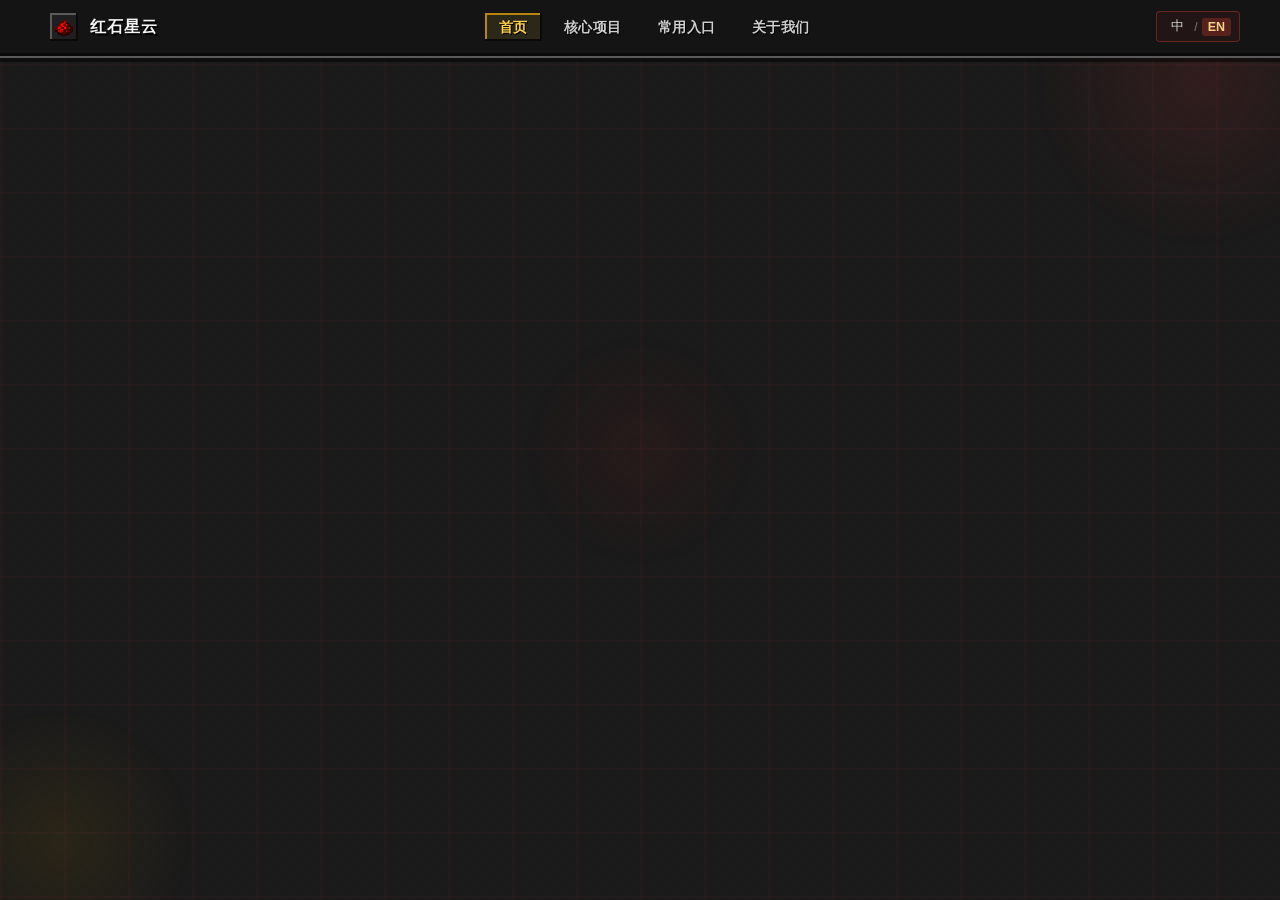
<file: index.html>
<!DOCTYPE html>
<html lang="zh-CN">
<head>
  <meta charset="UTF-8">
  <meta name="viewport" content="width=device-width, initial-scale=1.0">
  <title data-i18n-title="brand">红石星云 — Redstone Nebula</title>
  <meta name="theme-color" content="#c0392b">
  <link rel="manifest" href="./manifest.webmanifest">
  <link rel="icon" type="image/png" href="./png/redstone.png">
  <link rel="shortcut icon" type="image/png" href="./png/redstone.png">
  <link rel="apple-touch-icon" href="./png/redstone.png">
  <meta http-equiv="refresh" content="0;url=page/index.html">
</head>
<body>
  <p data-i18n="root.redirect">正在跳转至 红石星云 (Redstone Nebula)...</p>
  <script src="js/i18n-dict.js"></script>
  <script src="js/i18n.js"></script>
</body>
</html>
</file>
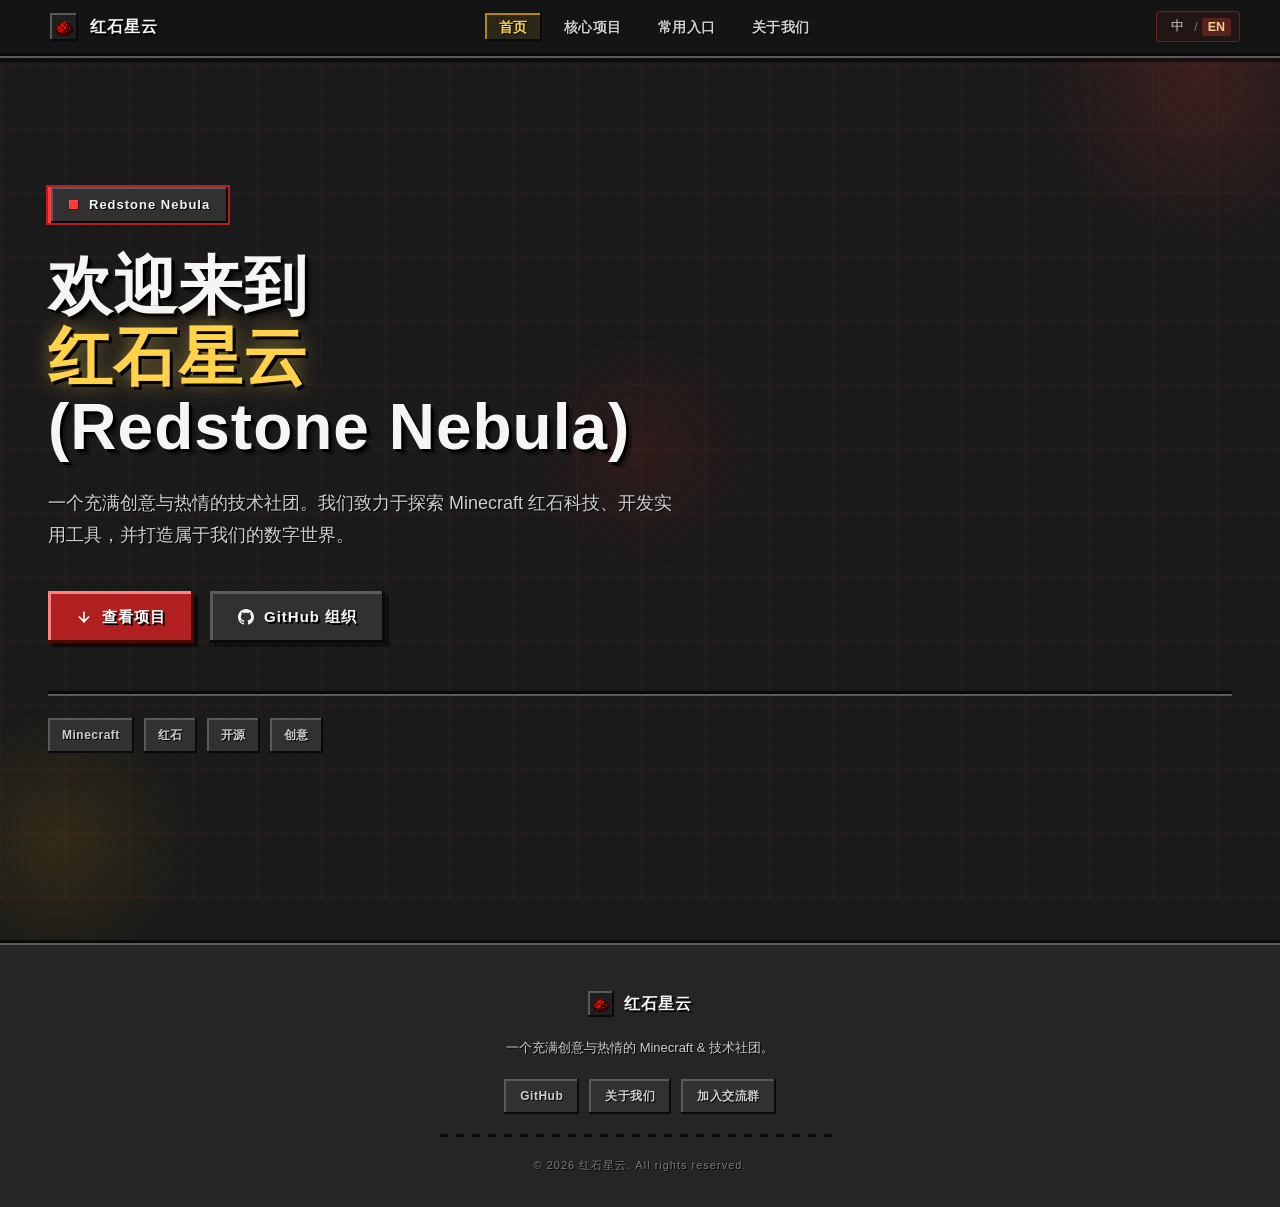
<file: page/index.html>
<!DOCTYPE html>
<html lang="zh-CN">
<head>
  <meta charset="UTF-8">
  <meta name="viewport" content="width=device-width, initial-scale=1.0">
  <title data-i18n-title="brand">红石星云 — Redstone Nebula</title>
  <meta name="theme-color" content="#c0392b">
  <link rel="manifest" href="../manifest.webmanifest">
  <link rel="icon" type="image/png" href="../png/redstone.png">
  <link rel="shortcut icon" type="image/png" href="../png/redstone.png">
  <link rel="apple-touch-icon" href="../png/redstone.png">
  <link rel="stylesheet" href="../css/styles.css">
</head>
<body>

  <div class="grid-bg"></div>
  <div class="orb orb-1"></div>
  <div class="orb orb-2"></div>
  <div class="orb orb-3"></div>

  <nav>
    <div class="nav-inner">
      <a href="index.html" class="nav-logo">
        <img class="nav-logo-icon" src="../png/redstone.png" alt="RSN">
        红石星云
      </a>
      <button class="nav-toggle" aria-label="菜单">
        <span></span>
        <span></span>
        <span></span>
      </button>
      <ul class="nav-links">
        <li><a href="index.html" class="active" data-i18n="nav.home">首页</a></li>
        <li><a href="projects.html" data-i18n="nav.projects">核心项目</a></li>
        <li><a href="entries.html" data-i18n="nav.entries">常用入口</a></li>
        <li><a href="about.html" data-i18n="nav.about">关于我们</a></li>
      </ul>
    </div>
  </nav>

  <section class="hero" id="hero">
    <div class="hero-tag fade-in">
      <span class="hero-tag-dot"></span>
      <span data-i18n="home.heroTag">Redstone Nebula</span>
    </div>
    <h1 class="fade-in fade-in-delay-1">
      <span data-i18n="home.heroTitleA">欢迎来到</span><br>
      <span class="gradient-text" data-i18n="home.heroTitleB">红石星云</span><br>
      <span data-i18n="home.heroTitleC">(Redstone Nebula)</span>
    </h1>
    <p class="fade-in fade-in-delay-2" data-i18n="home.heroDesc">
      一个充满创意与热情的技术社团。我们致力于探索 Minecraft 红石科技、开发实用工具，并打造属于我们的数字世界。
    </p>
    <div class="hero-actions fade-in fade-in-delay-3">
      <a href="projects.html" class="btn btn-primary">
        <svg width="16" height="16" viewBox="0 0 24 24" fill="none" stroke="currentColor" stroke-width="2.5" stroke-linecap="round" stroke-linejoin="round"><path d="M12 5v14"/><path d="m19 12-7 7-7-7"/></svg>
        <span data-i18n="home.btn.projects">查看项目</span>
      </a>
      <a href="https://github.com/Redstone-Nebula" target="_blank" class="btn btn-secondary">
        <svg width="16" height="16" viewBox="0 0 24 24" fill="currentColor"><path d="M12 0c-6.626 0-12 5.373-12 12 0 5.302 3.438 9.8 8.207 11.387.599.111.793-.261.793-.577v-2.234c-3.338.726-4.033-1.416-4.033-1.416-.546-1.387-1.333-1.756-1.333-1.756-1.089-.745.083-.729.083-.729 1.205.084 1.839 1.237 1.839 1.237 1.07 1.834 2.807 1.304 3.492.997.107-.775.418-1.305.762-1.604-2.665-.305-5.467-1.334-5.467-5.931 0-1.311.469-2.381 1.236-3.221-.124-.303-.535-1.524.117-3.176 0 0 1.008-.322 3.301 1.23.957-.266 1.983-.399 3.003-.404 1.02.005 2.047.138 3.006.404 2.291-1.552 3.297-1.23 3.297-1.23.653 1.653.242 2.874.118 3.176.77.84 1.235 1.911 1.235 3.221 0 4.609-2.807 5.624-5.479 5.921.43.372.823 1.102.823 2.222v3.293c0 .319.192.694.801.576 4.765-1.589 8.199-6.086 8.199-11.386 0-6.627-5.373-12-12-12z"/></svg>
        <span data-i18n="home.btn.gh">GitHub 组织</span>
      </a>
    </div>
    <div class="hero-tech fade-in fade-in-delay-4">
      <span class="tech-badge" data-i18n="home.tech.mc">Minecraft</span>
      <span class="tech-badge" data-i18n="home.tech.redstone">红石</span>
      <span class="tech-badge" data-i18n="home.tech.open">开源</span>
      <span class="tech-badge" data-i18n="home.tech.idea">创意</span>
    </div>
  </section>

  <footer>
    <div class="footer-inner">
      <a href="index.html" class="footer-brand">
        <img class="footer-brand-icon" src="../png/redstone.png" alt="RSN">
        <span data-i18n="brand">红石星云</span>
      </a>
      <p class="footer-tagline" data-i18n="footer.tagline">一个充满创意与热情的 Minecraft & 技术社团。</p>
      <div class="footer-links">
        <a href="https://github.com/Redstone-Nebula" target="_blank" data-i18n="footer.github">GitHub</a>
        <a href="about.html" data-i18n="footer.about">关于我们</a>
        <a href="https://qr.dingtalk.com/action/joingroup?code=v1,k1,KlQMYlUzoqLhQNC77XGTSe56HIx+OQyY2kmQpiaFEFmdR7ksupjDEA==&amp;_dt_no_comment=1&amp;origin=11" target="_blank" data-i18n="footer.joinGroup">加入交流群</a>
      </div>
      <div class="footer-divider"></div>
      <p class="footer-copy" data-i18n="footer.copyright">&copy; 2026 红石星云. All rights reserved.</p>
    </div>
  </footer>

  <script src="../js/script.js"></script>
  <script src="../js/i18n-dict.js"></script>
  <script src="../js/i18n.js"></script>
</body>
</html>
</file>
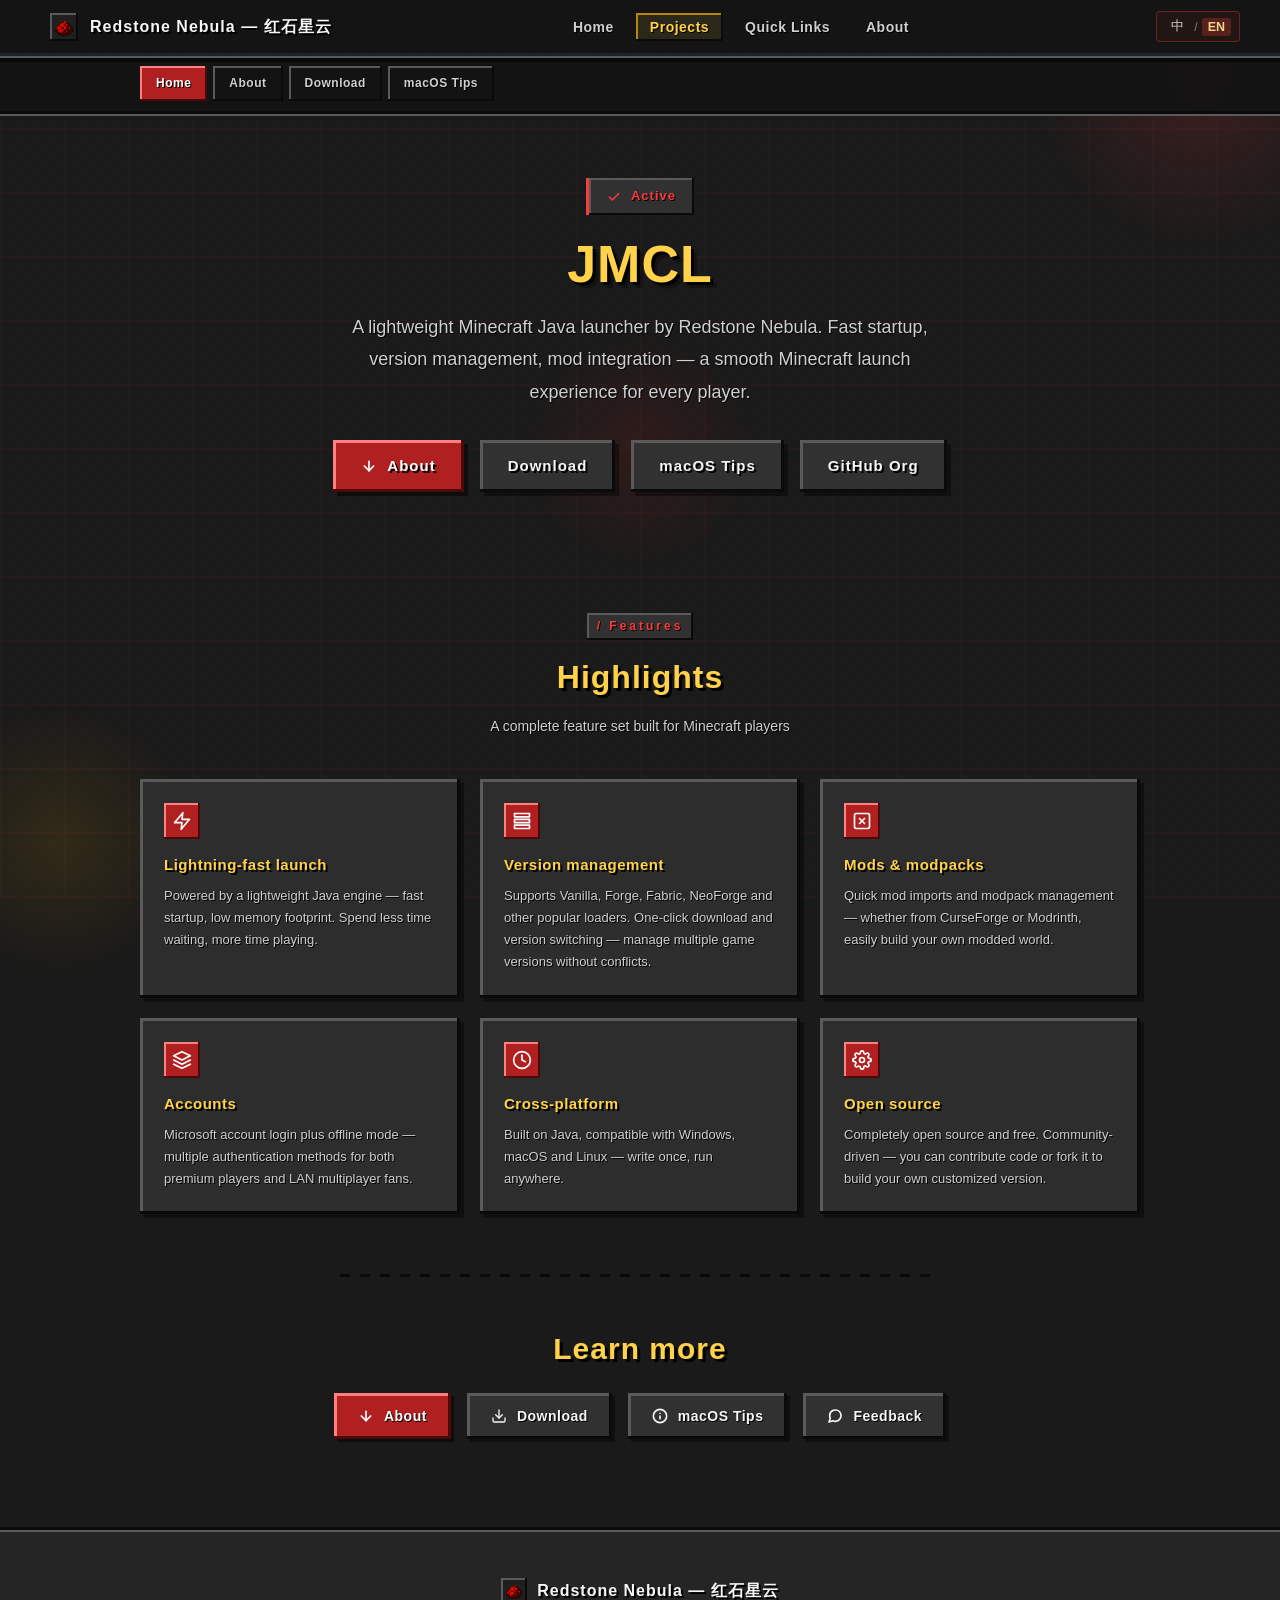
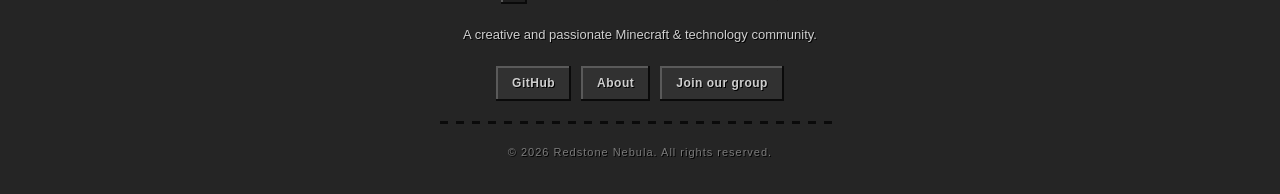
<file: project/JMCL/page/index.html>
<!DOCTYPE html>
<html lang="zh-CN">
<head>
  <meta charset="UTF-8">
  <meta name="viewport" content="width=device-width, initial-scale=1.0">
  <title data-i18n-title="jmcl.title">JMCL - 红石星云出品的 Minecraft 启动器</title>
  <meta name="theme-color" content="#c0392b">
  <link rel="manifest" href="../../manifest.webmanifest">
  <link rel="icon" type="image/png" href="../../png/redstone.png">
  <link rel="shortcut icon" type="image/png" href="../../png/redstone.png">
  <link rel="apple-touch-icon" href="../../png/redstone.png">
  <link rel="stylesheet" href="../css/styles.css">
</head>
<body>

  <div class="grid-bg"></div>
  <div class="orb orb-1"></div>
  <div class="orb orb-2"></div>
  <div class="orb orb-3"></div>

  <nav>
    <div class="nav-inner">
      <a href="../../../page/index.html" class="nav-logo">
        <img class="nav-logo-icon" src="../png/redstone.png" alt="RSN">
        <span data-i18n="brand">红石星云</span>
      </a>
      <button class="nav-toggle" aria-label="菜单">
        <span></span>
        <span></span>
        <span></span>
      </button>
      <ul class="nav-links">
        <li><a href="../../../page/index.html" data-i18n="nav.home">首页</a></li>
        <li><a href="../../../page/projects.html" class="active" data-i18n="nav.projects">核心项目</a></li>
        <li><a href="../../../page/entries.html" data-i18n="nav.entries">常用入口</a></li>
        <li><a href="../../../page/about.html" data-i18n="nav.about">关于我们</a></li>
      </ul>
    </div>
  </nav>

  <div class="project-subnav">
    <div class="project-subnav-inner">
      <a href="index.html" class="active" data-i18n="jmcl.subnav.home">项目主页</a>
      <a href="intro.html" data-i18n="jmcl.subnav.intro">详细介绍</a>
      <a href="download.html" data-i18n="jmcl.subnav.download">下载</a>
      <a href="macos.html" data-i18n="jmcl.subnav.macos">macOS 技巧</a>
    </div>
  </div>

  <div class="project-hero fade-in">
    <div class="project-hero-inner">
      <div class="project-hero-badge">
        <svg width="14" height="14" viewBox="0 0 24 24" fill="none" stroke="currentColor" stroke-width="2.5" stroke-linecap="round" stroke-linejoin="round"><polyline points="20 6 9 17 4 12"/></svg>
        <span data-i18n="jmcl.badgeActive">持续更新</span>
      </div>
      <h1 data-i18n="jmcl.projectTitle">JMCL</h1>
      <p class="project-subtitle" data-i18n="jmcl.projectSubtitle">红石星云出品的轻量级 Minecraft Java 启动器。快速启动、版本管理、Mod 整合，为每一位玩家打造流畅的 Minecraft 启动体验。</p>
      <div class="project-hero-actions">
        <a href="intro.html" class="btn btn-primary">
          <svg width="16" height="16" viewBox="0 0 24 24" fill="none" stroke="currentColor" stroke-width="2.5" stroke-linecap="round" stroke-linejoin="round"><path d="M12 5v14"/><path d="m19 12-7 7-7-7"/></svg>
          <span data-i18n="jmcl.subnav.intro">详细介绍</span>
        </a>
        <a href="download.html" class="btn btn-secondary" data-i18n="jmcl.subnav.download">下载</a>
        <a href="macos.html" class="btn btn-secondary" data-i18n="jmcl.subnav.macos">macOS 技巧</a>
        <a href="#" class="btn btn-secondary" data-i18n="home.btn.gh">GitHub</a>
      </div>
    </div>
  </div>

  <div class="project-section fade-in">
    <div class="project-section-inner">
      <div class="project-section-header">
        <span class="section-number" data-i18n="jmcl.features.sec">/ 功能特性</span>
        <h2 data-i18n="jmcl.features.title">启动器特色</h2>
        <p data-i18n="jmcl.features.subtitle">为 Minecraft 玩家量身打造的完整功能</p>
      </div>
      <div class="features-grid">
        <div class="feature-card fade-in">
          <div class="feature-card-icon">
            <svg width="20" height="20" viewBox="0 0 24 24" fill="none" stroke="currentColor" stroke-width="2" stroke-linecap="round" stroke-linejoin="round"><path d="M13 2 3 14h9l-1 8 10-12h-9l1-8z"/></svg>
          </div>
          <h4 data-i18n="jmcl.features.f1.title">极速启动</h4>
          <p data-i18n="jmcl.features.f1.desc">采用轻量级 Java 启动引擎，启动速度快、内存占用低，让你用更少的时间等待，用更多的时间游戏。</p>
        </div>
        <div class="feature-card fade-in fade-in-delay-1">
          <div class="feature-card-icon">
            <svg width="20" height="20" viewBox="0 0 24 24" fill="none" stroke="currentColor" stroke-width="2" stroke-linecap="round" stroke-linejoin="round"><path d="M3 3h18v4H3zM3 10h18v4H3zM3 17h18v4H3z"/></svg>
          </div>
          <h4 data-i18n="jmcl.features.f2.title">版本管理</h4>
          <p data-i18n="jmcl.features.f2.desc">支持 Vanilla、Forge、Fabric、NeoForge 等主流加载器，一键下载与版本切换，管理多个游戏版本互不干扰。</p>
        </div>
        <div class="feature-card fade-in fade-in-delay-2">
          <div class="feature-card-icon">
            <svg width="20" height="20" viewBox="0 0 24 24" fill="none" stroke="currentColor" stroke-width="2" stroke-linecap="round" stroke-linejoin="round"><rect x="3" y="3" width="18" height="18" rx="2" ry="2"/><line x1="9" y1="9" x2="15" y2="15"/><line x1="15" y1="9" x2="9" y2="15"/></svg>
          </div>
          <h4 data-i18n="jmcl.features.f3.title">Mod 与整合包</h4>
          <p data-i18n="jmcl.features.f3.desc">支持 Mod 快速导入与整合包管理，无论是 CurseForge 还是 Modrinth，轻松打造属于自己的模组世界。</p>
        </div>
        <div class="feature-card fade-in fade-in-delay-3">
          <div class="feature-card-icon">
            <svg width="20" height="20" viewBox="0 0 24 24" fill="none" stroke="currentColor" stroke-width="2" stroke-linecap="round" stroke-linejoin="round"><path d="M12 2 2 7l10 5 10-5-10-5z"/><path d="M2 17l10 5 10-5"/><path d="M2 12l10 5 10-5"/></svg>
          </div>
          <h4 data-i18n="jmcl.features.f4.title">账户支持</h4>
          <p data-i18n="jmcl.features.f4.desc">支持 Microsoft 账户登录与离线模式，多种验证方式自由切换，满足正版玩家与局域网联机玩家的不同需求。</p>
        </div>
        <div class="feature-card fade-in">
          <div class="feature-card-icon">
            <svg width="20" height="20" viewBox="0 0 24 24" fill="none" stroke="currentColor" stroke-width="2" stroke-linecap="round" stroke-linejoin="round"><circle cx="12" cy="12" r="10"/><path d="M12 6v6l4 2"/></svg>
          </div>
          <h4 data-i18n="jmcl.features.f5.title">跨平台</h4>
          <p data-i18n="jmcl.features.f5.desc">基于 Java 构建，兼容 Windows、macOS、Linux 三大主流操作系统，一次编写，处处运行。</p>
        </div>
        <div class="feature-card fade-in fade-in-delay-1">
          <div class="feature-card-icon">
            <svg width="20" height="20" viewBox="0 0 24 24" fill="none" stroke="currentColor" stroke-width="2" stroke-linecap="round" stroke-linejoin="round"><circle cx="12" cy="12" r="3"/><path d="M19.4 15a1.65 1.65 0 0 0 .33 1.82l.06.06a2 2 0 0 1 0 2.83 2 2 0 0 1-2.83 0l-.06-.06a1.65 1.65 0 0 0-1.82-.33 1.65 1.65 0 0 0-1 1.51V21a2 2 0 0 1-2 2 2 2 0 0 1-2-2v-.09A1.65 1.65 0 0 0 9 19.4a1.65 1.65 0 0 0-1.82.33l-.06.06a2 2 0 0 1-2.83 0 2 2 0 0 1 0-2.83l.06-.06A1.65 1.65 0 0 0 4.68 15a1.65 1.65 0 0 0-1.51-1H3a2 2 0 0 1-2-2 2 2 0 0 1 2-2h.09A1.65 1.65 0 0 0 4.6 9a1.65 1.65 0 0 0-.33-1.82l-.06-.06a2 2 0 0 1 0-2.83 2 2 0 0 1 2.83 0l.06.06A1.65 1.65 0 0 0 9 4.68a1.65 1.65 0 0 0 1-1.51V3a2 2 0 0 1 2-2 2 2 0 0 1 2 2v.09a1.65 1.65 0 0 0 1 1.51 1.65 1.65 0 0 0 1.82-.33l.06-.06a2 2 0 0 1 2.83 0 2 2 0 0 1 0 2.83l-.06.06a1.65 1.65 0 0 0-.33 1.82V9a1.65 1.65 0 0 0 1.51 1H21a2 2 0 0 1 2 2 2 2 0 0 1-2 2h-.09a1.65 1.65 0 0 0-1.51 1z"/></svg>
          </div>
          <h4 data-i18n="jmcl.features.f6.title">开源自由</h4>
          <p data-i18n="jmcl.features.f6.desc">完全开源、免费使用，基于社区共建，你也可以参与代码贡献或二次开发，打造属于你的定制版本。</p>
        </div>
      </div>
    </div>
  </div>

  <div class="project-divider"></div>

  <div class="project-links-section fade-in">
    <h2 data-i18n="jmcl.links.title">了解更多</h2>
    <div class="project-links-grid">
      <a href="intro.html" class="project-link-btn primary">
        <svg width="16" height="16" viewBox="0 0 24 24" fill="none" stroke="currentColor" stroke-width="2.5" stroke-linecap="round" stroke-linejoin="round"><path d="M12 5v14"/><path d="m19 12-7 7-7-7"/></svg>
        <span data-i18n="jmcl.subnav.intro">详细介绍</span>
      </a>
      <a href="download.html" class="project-link-btn secondary">
        <svg width="16" height="16" viewBox="0 0 24 24" fill="none" stroke="currentColor" stroke-width="2" stroke-linecap="round" stroke-linejoin="round"><path d="M21 15v4a2 2 0 0 1-2 2H5a2 2 0 0 1-2-2v-4"/><polyline points="7 10 12 15 17 10"/><line x1="12" y1="15" x2="12" y2="3"/></svg>
        <span data-i18n="jmcl.subnav.download">下载</span>
      </a>
      <a href="macos.html" class="project-link-btn secondary">
        <svg width="16" height="16" viewBox="0 0 24 24" fill="none" stroke="currentColor" stroke-width="2.5" stroke-linecap="round" stroke-linejoin="round"><circle cx="12" cy="12" r="10"/><path d="M12 16v-4"/><path d="M12 8h.01"/></svg>
        <span data-i18n="jmcl.subnav.macos">macOS 技巧</span>
      </a>
      <a href="https://qr.dingtalk.com/action/joingroup?code=v1,k1,oKUAbB0qsuDhQNC77XGTSe56HIx+OQyYKzOWwFw1OL2dR7ksupjDEA==&amp;_dt_no_comment=1&amp;origin=11" target="_blank" class="project-link-btn secondary">
        <svg width="16" height="16" viewBox="0 0 24 24" fill="none" stroke="currentColor" stroke-width="2.5" stroke-linecap="round" stroke-linejoin="round"><path d="M21 11.5a8.38 8.38 0 0 1-.9 3.8 8.5 8.5 0 0 1-7.6 4.7 8.38 8.38 0 0 1-3.8-.9L3 21l1.9-5.7a8.38 8.38 0 0 1-.9-3.8 8.5 8.5 0 0 1 4.7-7.6 8.38 8.38 0 0 1 3.8-.9h.5a8.48 8.48 0 0 1 8 8v.5z"/></svg>
        <span data-i18n="jmcl.links.feedback">反馈问题</span>
      </a>
    </div>
  </div>

  <footer>
    <div class="footer-inner">
      <a href="../../../page/index.html" class="footer-brand">
        <img class="footer-brand-icon" src="../png/redstone.png" alt="RSN">
        <span data-i18n="brand">红石星云</span>
      </a>
      <p class="footer-tagline" data-i18n="footer.tagline">一个充满创意与热情的 Minecraft & 技术社团。</p>
      <div class="footer-links">
        <a href="https://github.com/Redstone-Nebula" target="_blank" data-i18n="footer.github">GitHub</a>
        <a href="../../../page/about.html" data-i18n="footer.about">关于我们</a>
        <a href="https://qr.dingtalk.com/action/joingroup?code=v1,k1,oKUAbB0qsuDhQNC77XGTSe56HIx+OQyYKzOWwFw1OL2dR7ksupjDEA==&amp;_dt_no_comment=1&amp;origin=11" target="_blank" data-i18n="footer.joinGroup">加入交流群</a>
      </div>
      <div class="footer-divider"></div>
      <p class="footer-copy" data-i18n="footer.copyright">&copy; 2026 红石星云. All rights reserved.</p>
    </div>
  </footer>

  <script src="../js/script.js"></script>
  <script src="../js/i18n-dict.js"></script>
  <script src="../js/i18n.js"></script>
</body>
</html>
</file>
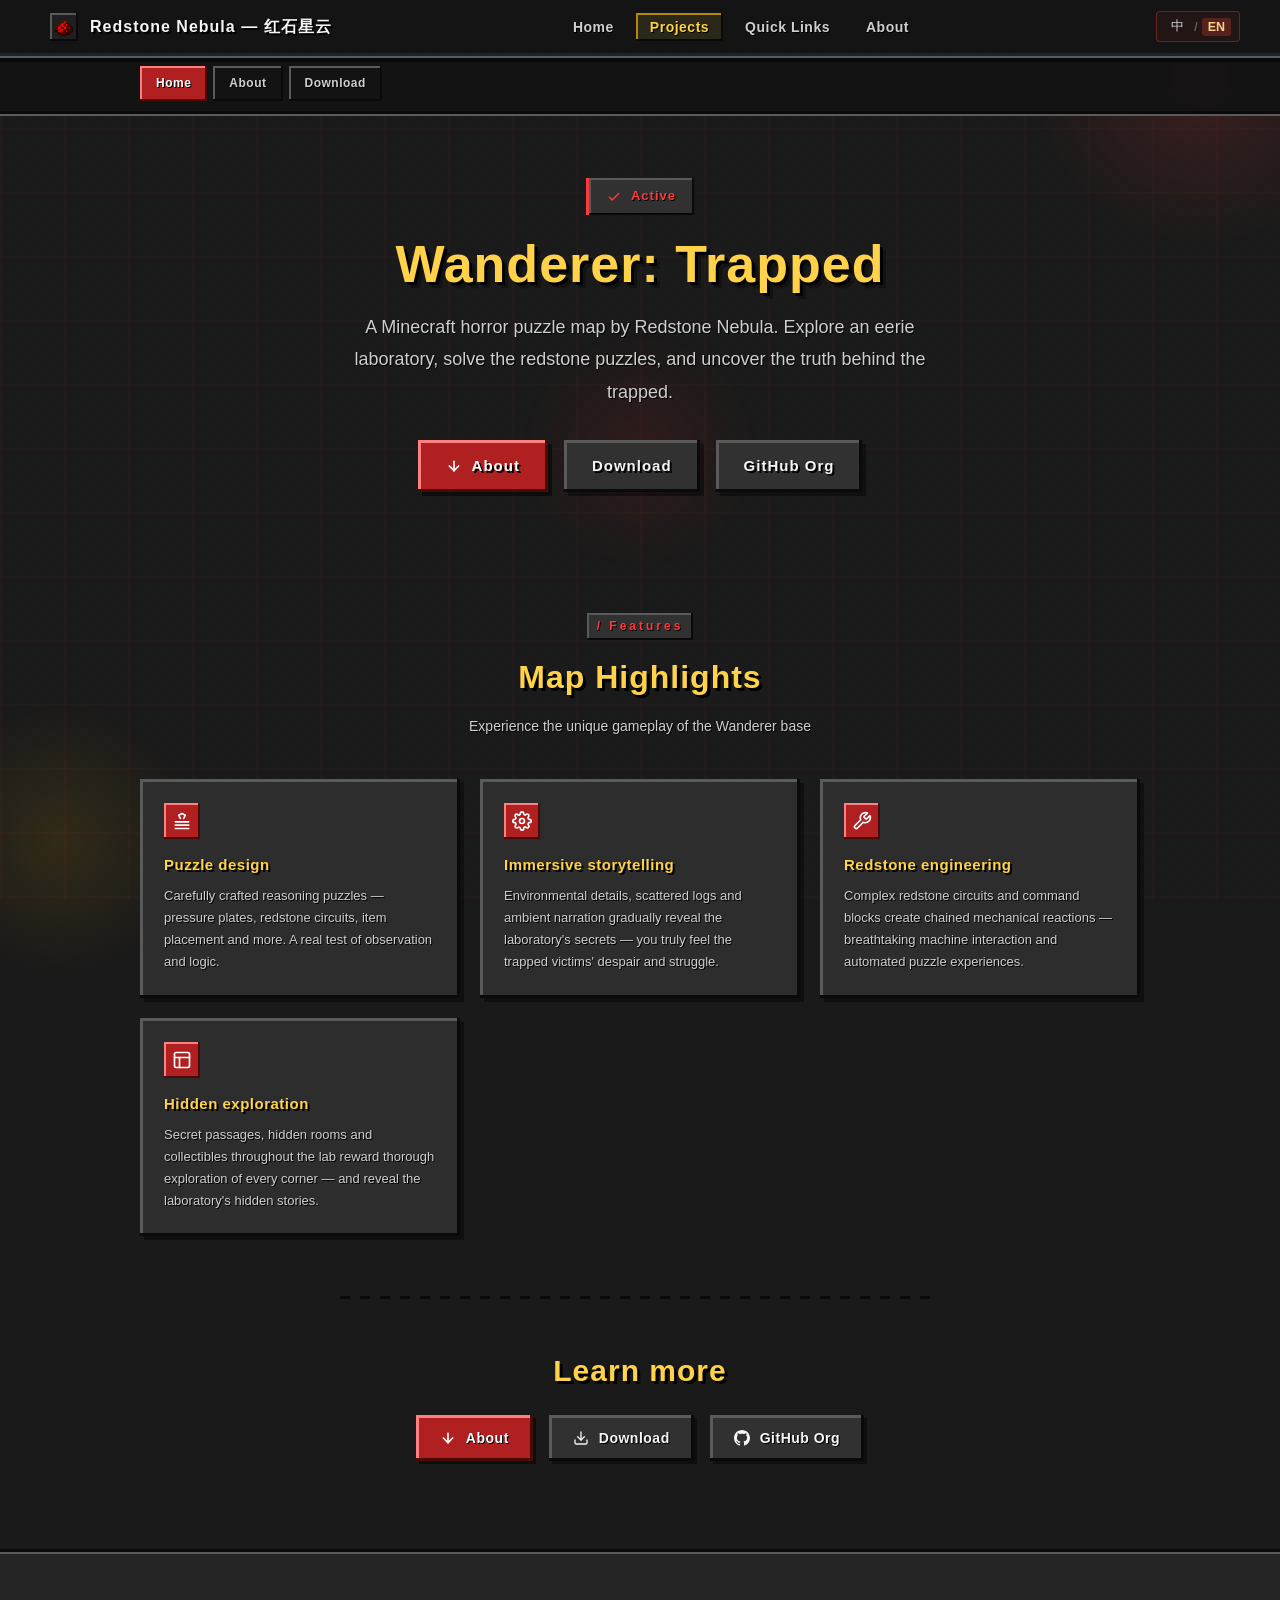
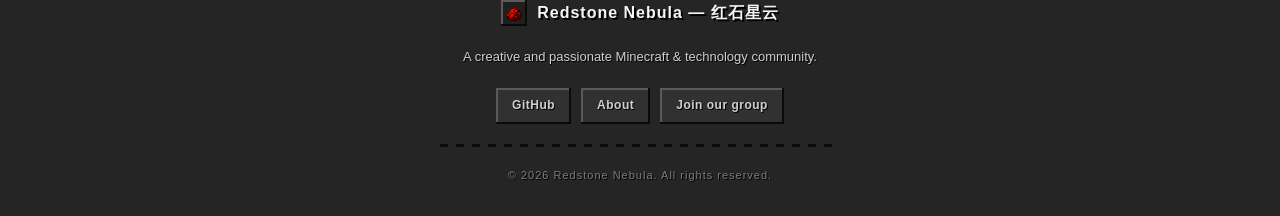
<file: project/yixingzhe1/page/index.html>
<!DOCTYPE html>
<html lang="zh-CN">
<head>
  <meta charset="UTF-8">
  <meta name="viewport" content="width=device-width, initial-scale=1.0">
  <title data-i18n-title="yxz.title">异行者:受困 — 红石星云</title>
  <meta name="theme-color" content="#c0392b">
  <link rel="manifest" href="../../manifest.webmanifest">
  <link rel="icon" type="image/png" href="../../png/redstone.png">
  <link rel="shortcut icon" type="image/png" href="../../png/redstone.png">
  <link rel="apple-touch-icon" href="../../png/redstone.png">
  <link rel="stylesheet" href="../css/styles.css">
</head>
<body>

  <div class="grid-bg"></div>
  <div class="orb orb-1"></div>
  <div class="orb orb-2"></div>
  <div class="orb orb-3"></div>

  <nav>
    <div class="nav-inner">
      <a href="../../../page/index.html" class="nav-logo">
        <img class="nav-logo-icon" src="../png/redstone.png" alt="RSN">
        <span data-i18n="brand">红石星云</span>
      </a>
      <button class="nav-toggle" aria-label="菜单">
        <span></span>
        <span></span>
        <span></span>
      </button>
      <ul class="nav-links">
        <li><a href="../../../page/index.html" data-i18n="nav.home">首页</a></li>
        <li><a href="../../../page/projects.html" class="active" data-i18n="nav.projects">核心项目</a></li>
        <li><a href="../../../page/entries.html" data-i18n="nav.entries">常用入口</a></li>
        <li><a href="../../../page/about.html" data-i18n="nav.about">关于我们</a></li>
      </ul>
    </div>
  </nav>

  <div class="project-subnav">
    <div class="project-subnav-inner">
      <a href="index.html" class="active" data-i18n="yxz.subnav.home">项目主页</a>
      <a href="intro.html" data-i18n="yxz.subnav.intro">详细介绍</a>
      <a href="download.html" data-i18n="yxz.subnav.download">下载</a>
    </div>
  </div>

  <div class="project-hero fade-in">
    <div class="project-hero-inner">
      <div class="project-hero-badge">
        <svg width="14" height="14" viewBox="0 0 24 24" fill="none" stroke="currentColor" stroke-width="2.5" stroke-linecap="round" stroke-linejoin="round"><polyline points="20 6 9 17 4 12"/></svg>
        <span data-i18n="yxz.badge">持续更新</span>
      </div>
      <h1 data-i18n="yxz.heroTitle">异行者:受困</h1>
      <p class="project-subtitle" data-i18n="yxz.heroSubtitle">红石星云出品的 Minecraft 恐怖地图。深入诡异的实验室，破解机关谜题，揭开受困者背后的真相。</p>
      <div class="project-hero-actions">
        <a href="intro.html" class="btn btn-primary">
          <svg width="16" height="16" viewBox="0 0 24 24" fill="none" stroke="currentColor" stroke-width="2.5" stroke-linecap="round" stroke-linejoin="round"><path d="M12 5v14"/><path d="m19 12-7 7-7-7"/></svg>
          <span data-i18n="yxz.subnav.intro">详细介绍</span>
        </a>
        <a href="download.html" class="btn btn-secondary" data-i18n="yxz.subnav.download">下载</a>
        <a href="#" class="btn btn-secondary" data-i18n="home.btn.gh">GitHub</a>
      </div>
    </div>
  </div>

  <div class="project-section fade-in">
    <div class="project-section-inner">
      <div class="project-section-header">
        <span class="section-number" data-i18n="yxz.features.sec">/ 功能特性</span>
        <h2 data-i18n="yxz.features.title">地图特色</h2>
        <p data-i18n="yxz.features.subtitle">探索异行者基地的独特玩法</p>
      </div>
      <div class="features-grid">
        <div class="feature-card fade-in">
          <div class="feature-card-icon">
            <svg width="20" height="20" viewBox="0 0 24 24" fill="none" stroke="currentColor" stroke-width="2" stroke-linecap="round" stroke-linejoin="round"><path d="M4 17h16"/><path d="M4 21h16"/><path d="M4 13h16"/><path d="M10 9 8 5 12 3l4 2-2 4"/></svg>
          </div>
          <h4 data-i18n="yxz.features.f1.title">机关谜题</h4>
          <p data-i18n="yxz.features.f1.desc">精心设计的推理解谜关卡，涵盖压力板、红石电路、物品摆放等多种机关类型，考验你的观察力与逻辑思维。</p>
        </div>
        <div class="feature-card fade-in fade-in-delay-1">
          <div class="feature-card-icon">
            <svg width="20" height="20" viewBox="0 0 24 24" fill="none" stroke="currentColor" stroke-width="2" stroke-linecap="round" stroke-linejoin="round"><circle cx="12" cy="12" r="3"/><path d="M19.4 15a1.65 1.65 0 0 0 .33 1.82l.06.06a2 2 0 0 1 0 2.83 2 2 0 0 1-2.83 0l-.06-.06a1.65 1.65 0 0 0-1.82-.33 1.65 1.65 0 0 0-1 1.51V21a2 2 0 0 1-2 2 2 2 0 0 1-2-2v-.09A1.65 1.65 0 0 0 9 19.4a1.65 1.65 0 0 0-1.82.33l-.06.06a2 2 0 0 1-2.83 0 2 2 0 0 1 0-2.83l.06-.06A1.65 1.65 0 0 0 4.68 15a1.65 1.65 0 0 0-1.51-1H3a2 2 0 0 1-2-2 2 2 0 0 1 2-2h.09A1.65 1.65 0 0 0 4.6 9a1.65 1.65 0 0 0-.33-1.82l-.06-.06a2 2 0 0 1 0-2.83 2 2 0 0 1 2.83 0l.06.06A1.65 1.65 0 0 0 9 4.68a1.65 1.65 0 0 0 1-1.51V3a2 2 0 0 1 2-2 2 2 0 0 1 2 2v.09a1.65 1.65 0 0 0 1 1.51 1.65 1.65 0 0 0 1.82-.33l.06-.06a2 2 0 0 1 2.83 0 2 2 0 0 1 0 2.83l-.06.06a1.65 1.65 0 0 0-.33 1.82V9a1.65 1.65 0 0 0 1.51 1H21a2 2 0 0 1 2 2 2 2 0 0 1-2 2h-.09a1.65 1.65 0 0 0-1.51 1z"/></svg>
          </div>
          <h4 data-i18n="yxz.features.f2.title">沉浸叙事</h4>
          <p data-i18n="yxz.features.f2.desc">通过环境细节、散落日志与场景叙事逐步揭示实验室的秘密，让你身临其境感受受困者的绝望与挣扎。</p>
        </div>
        <div class="feature-card fade-in fade-in-delay-2">
          <div class="feature-card-icon">
            <svg width="20" height="20" viewBox="0 0 24 24" fill="none" stroke="currentColor" stroke-width="2" stroke-linecap="round" stroke-linejoin="round"><path d="M14.7 6.3a1 1 0 0 0 0 1.4l1.6 1.6a1 1 0 0 0 1.4 0l3.77-3.77a6 6 0 0 1-7.94 7.94l-6.91 6.91a2.12 2.12 0 0 1-3-3l6.91-6.91a6 6 0 0 1 7.94-7.94l-3.76 3.76z"/></svg>
          </div>
          <h4 data-i18n="yxz.features.f3.title">红石科技</h4>
          <p data-i18n="yxz.features.f3.desc">运用复杂的红石电路与命令方块技术打造机关连锁反应，带来令人惊叹的机械互动与自动化解谜体验。</p>
        </div>
        <div class="feature-card fade-in fade-in-delay-3">
          <div class="feature-card-icon">
            <svg width="20" height="20" viewBox="0 0 24 24" fill="none" stroke="currentColor" stroke-width="2" stroke-linecap="round" stroke-linejoin="round"><rect x="3" y="3" width="18" height="18" rx="2" ry="2"/><line x1="3" y1="9" x2="21" y2="9"/><line x1="9" y1="21" x2="9" y2="9"/></svg>
          </div>
          <h4 data-i18n="yxz.features.f4.title">隐秘探索</h4>
          <p data-i18n="yxz.features.f4.desc">隐藏在实验室各处的秘密通道、隐藏房间与收集品，鼓励仔细探索每一个角落，发现实验室不为人知的秘密。</p>
        </div>
      </div>
    </div>
  </div>

  <div class="project-divider"></div>

  <div class="project-links-section fade-in">
    <h2 data-i18n="yxz.links.title">了解更多</h2>
    <div class="project-links-grid">
      <a href="intro.html" class="project-link-btn primary">
        <svg width="16" height="16" viewBox="0 0 24 24" fill="none" stroke="currentColor" stroke-width="2.5" stroke-linecap="round" stroke-linejoin="round"><path d="M12 5v14"/><path d="m19 12-7 7-7-7"/></svg>
        <span data-i18n="yxz.subnav.intro">详细介绍</span>
      </a>
      <a href="download.html" class="project-link-btn secondary">
        <svg width="16" height="16" viewBox="0 0 24 24" fill="none" stroke="currentColor" stroke-width="2" stroke-linecap="round" stroke-linejoin="round"><path d="M21 15v4a2 2 0 0 1-2 2H5a2 2 0 0 1-2-2v-4"/><polyline points="7 10 12 15 17 10"/><line x1="12" y1="15" x2="12" y2="3"/></svg>
        <span data-i18n="yxz.subnav.download">下载</span>
      </a>
      <a href="#" class="project-link-btn secondary">
        <svg width="16" height="16" viewBox="0 0 24 24" fill="currentColor"><path d="M12 0c-6.626 0-12 5.373-12 12 0 5.302 3.438 9.8 8.207 11.387.599.111.793-.261.793-.577v-2.234c-3.338.726-4.033-1.416-4.033-1.416-.546-1.387-1.333-1.756-1.333-1.756-1.089-.745.083-.729.083-.729 1.205.084 1.839 1.237 1.839 1.237 1.07 1.834 2.807 1.304 3.492.997.107-.775.418-1.305.762-1.604-2.665-.305-5.467-1.334-5.467-5.931 0-1.311.469-2.381 1.236-3.221-.124-.303-.535-1.524.117-3.176 0 0 1.008-.322 3.301 1.23.957-.266 1.983-.399 3.003-.404 1.02.005 2.047.138 3.006.404 2.291-1.552 3.297-1.23 3.297-1.23.653 1.653.242 2.874.118 3.176.77.84 1.235 1.911 1.235 3.221 0 4.609-2.807 5.624-5.479 5.921.43.372.823 1.102.823 2.222v3.293c0 .319.192.694.801.576 4.765-1.589 8.199-6.086 8.199-11.386 0-6.627-5.373-12-12-12z"/></svg>
        <span data-i18n="home.btn.gh">GitHub</span>
      </a>
    </div>
  </div>

  <footer>
    <div class="footer-inner">
      <a href="../../../page/index.html" class="footer-brand">
        <img class="footer-brand-icon" src="../png/redstone.png" alt="RSN">
        <span data-i18n="brand">红石星云</span>
      </a>
      <p class="footer-tagline" data-i18n="footer.tagline">一个充满创意与热情的 Minecraft & 技术社团。</p>
      <div class="footer-links">
        <a href="https://github.com/Redstone-Nebula" target="_blank" data-i18n="footer.github">GitHub</a>
        <a href="../../../page/about.html" data-i18n="footer.about">关于我们</a>
        <a href="https://qr.dingtalk.com/action/joingroup?code=v1,k1,oKUAbB0qsuDhQNC77XGTSe56HIx+OQyYKzOWwFw1OL2dR7ksupjDEA==&amp;_dt_no_comment=1&amp;origin=11" target="_blank" data-i18n="footer.joinGroup">加入交流群</a>
      </div>
      <div class="footer-divider"></div>
      <p class="footer-copy" data-i18n="footer.copyright">&copy; 2026 红石星云. All rights reserved.</p>
    </div>
  </footer>

  <script src="../js/script.js"></script>
  <script src="../js/i18n-dict.js"></script>
  <script src="../js/i18n.js"></script>
</body>
</html>
</file>
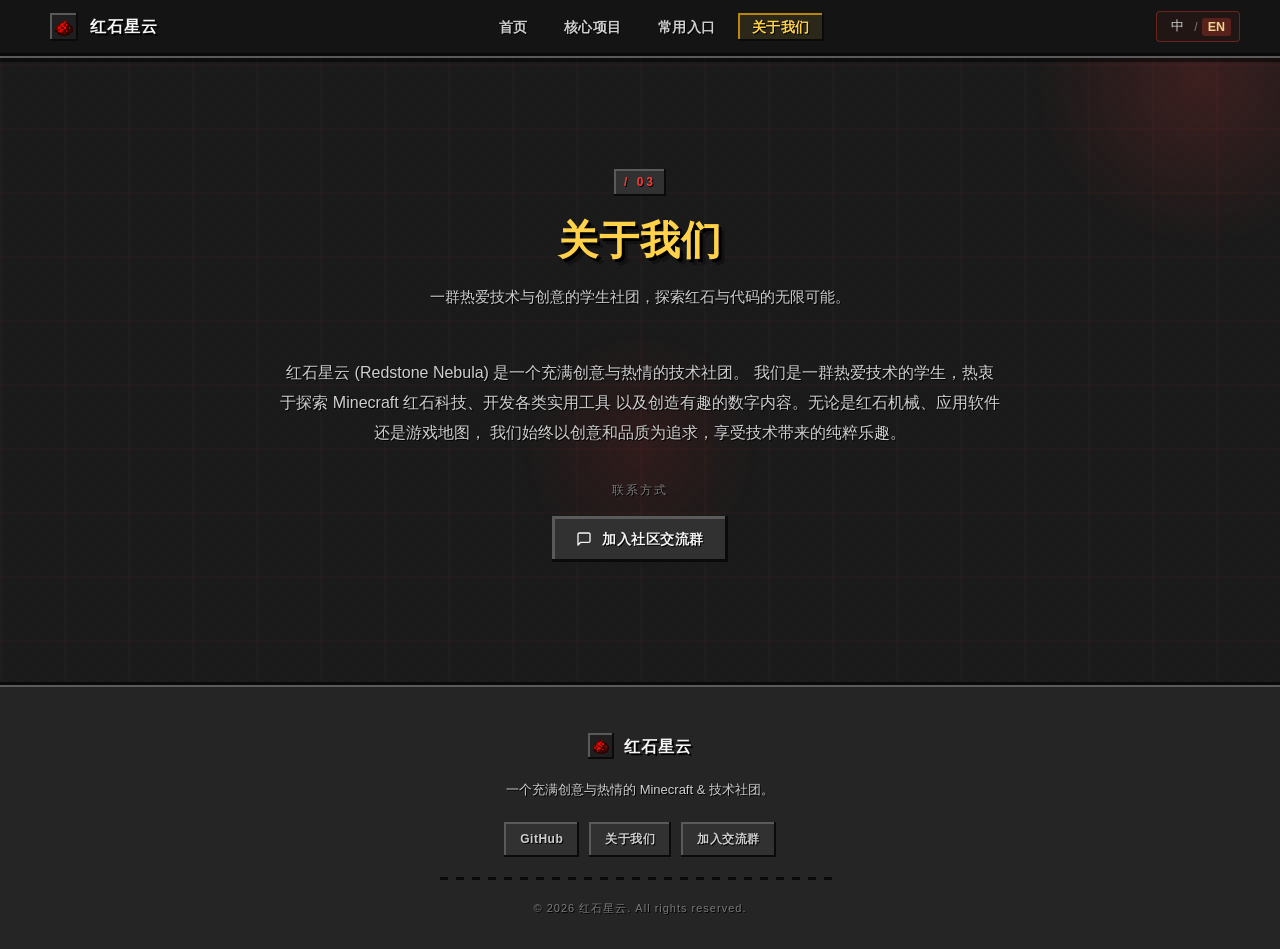
<file: page/about.html>
<!DOCTYPE html>
<html lang="zh-CN">
<head>
  <meta charset="UTF-8">
  <meta name="viewport" content="width=device-width, initial-scale=1.0">
  <title data-i18n-title="about.title">关于我们 — 红石星云</title>
  <meta name="theme-color" content="#c0392b">
  <link rel="manifest" href="../manifest.webmanifest">
  <link rel="icon" type="image/png" href="../png/redstone.png">
  <link rel="shortcut icon" type="image/png" href="../png/redstone.png">
  <link rel="apple-touch-icon" href="../png/redstone.png">
  <link rel="stylesheet" href="../css/styles.css">
</head>
<body>

  <div class="grid-bg"></div>
  <div class="orb orb-1"></div>
  <div class="orb orb-2"></div>
  <div class="orb orb-3"></div>

  <nav>
    <div class="nav-inner">
      <a href="index.html" class="nav-logo">
        <img class="nav-logo-icon" src="../png/redstone.png" alt="RSN">
        <span data-i18n="brand">红石星云</span>
      </a>
      <button class="nav-toggle" aria-label="菜单">
        <span></span>
        <span></span>
        <span></span>
      </button>
      <ul class="nav-links">
        <li><a href="index.html" data-i18n="nav.home">首页</a></li>
        <li><a href="projects.html" data-i18n="nav.projects">核心项目</a></li>
        <li><a href="entries.html" data-i18n="nav.entries">常用入口</a></li>
        <li><a href="about.html" class="active" data-i18n="nav.about">关于我们</a></li>
      </ul>
    </div>
  </nav>

  <div class="page-content">
    <section id="about">
      <div class="section-header fade-in">
        <span class="section-number" data-i18n="about.secNumber">/ 03</span>
        <h2 data-i18n="about.title">关于我们</h2>
        <p data-i18n="about.subtitle">一群热爱技术与创意的学生社团，探索红石与代码的无限可能。</p>
      </div>
      <div class="about-content fade-in">
        <p data-i18n="about.body">
          红石星云 (Redstone Nebula) 是一个充满创意与热情的技术社团。
          我们是一群热爱技术的学生，热衷于探索 Minecraft 红石科技、开发各类实用工具
          以及创造有趣的数字内容。无论是红石机械、应用软件还是游戏地图，
          我们始终以创意和品质为追求，享受技术带来的纯粹乐趣。
        </p>
        <div class="about-contact">
          <span class="contact-label" data-i18n="about.contactLabel">联系方式</span>
          <a href="https://qr.dingtalk.com/action/joingroup?code=v1,k1,mVtpFxlaA5ThQNC77XGTSe56HIx+OQyYlkB2y9V4MtydR7ksupjDEA==&_dt_no_comment=1&origin=11">
            <svg width="16" height="16" viewBox="0 0 24 24" fill="none" stroke="currentColor" stroke-width="2" stroke-linecap="round" stroke-linejoin="round"><path d="M21 15a2 2 0 0 1-2 2H7l-4 4V5a2 2 0 0 1 2-2h14a2 2 0 0 1 2 2z"/></svg>
            <span data-i18n="about.joinGroup">加入社区交流群</span>
          </a>
        </div>
      </div>
    </section>
  </div>

  <footer>
    <div class="footer-inner">
      <a href="index.html" class="footer-brand">
        <img class="footer-brand-icon" src="../png/redstone.png" alt="RSN">
        <span data-i18n="brand">红石星云</span>
      </a>
      <p class="footer-tagline" data-i18n="footer.tagline">一个充满创意与热情的 Minecraft & 技术社团。</p>
      <div class="footer-links">
        <a href="https://github.com/Redstone-Nebula" target="_blank" data-i18n="footer.github">GitHub</a>
        <a href="about.html" data-i18n="footer.about">关于我们</a>
        <a href="https://qr.dingtalk.com/action/joingroup?code=v1,k1,KlQMYlUzoqLhQNC77XGTSe56HIx+OQyY2kmQpiaFEFmdR7ksupjDEA==&amp;_dt_no_comment=1&amp;origin=11" target="_blank" data-i18n="footer.joinGroup">加入交流群</a>
      </div>
      <div class="footer-divider"></div>
      <p class="footer-copy" data-i18n="footer.copyright">&copy; 2026 红石星云. All rights reserved.</p>
    </div>
  </footer>

  <script src="../js/script.js"></script>
  <script src="../js/i18n-dict.js"></script>
  <script src="../js/i18n.js"></script>
</body>
</html>
</file>
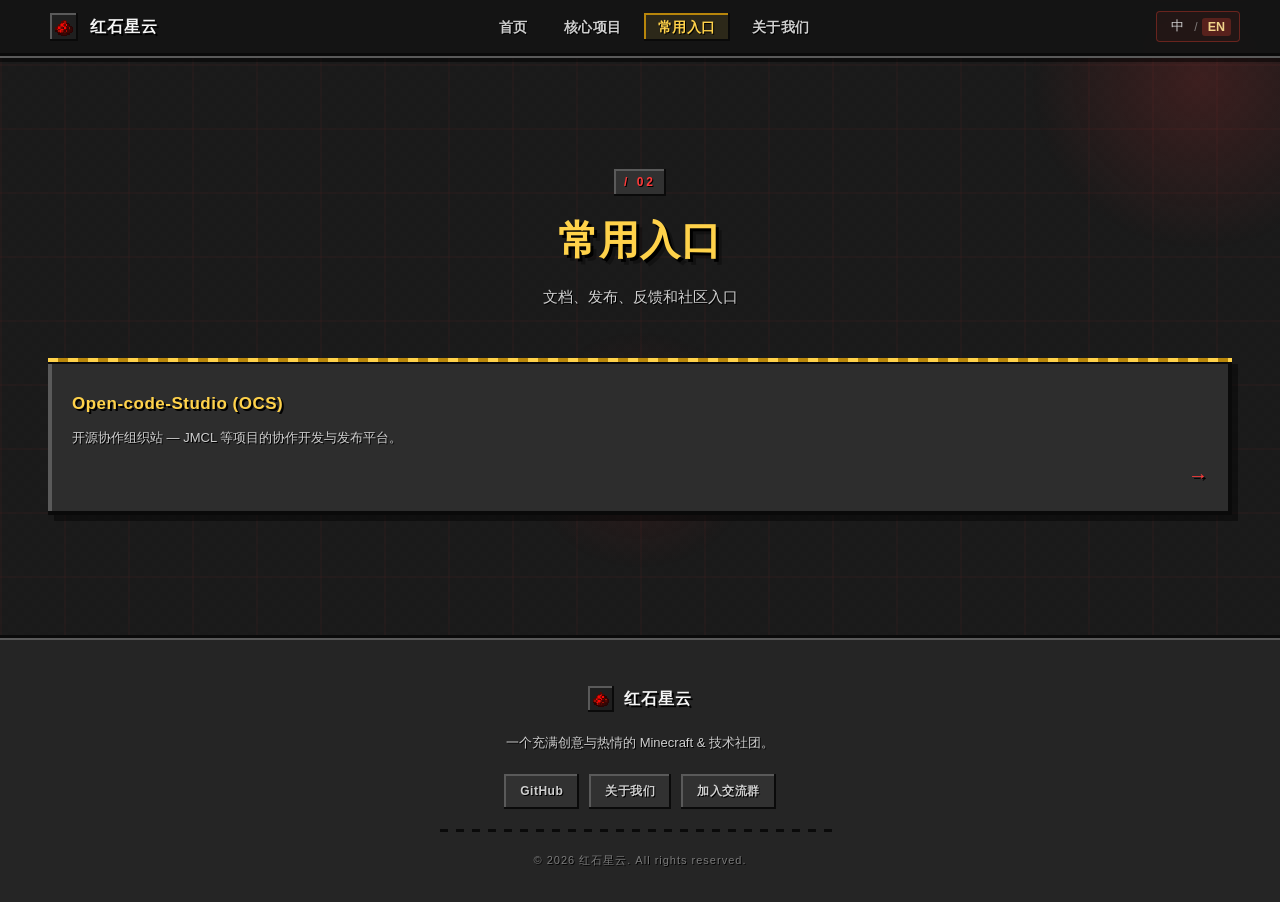
<file: page/entries.html>
<!DOCTYPE html>
<html lang="zh-CN">
<head>
  <meta charset="UTF-8">
  <meta name="viewport" content="width=device-width, initial-scale=1.0">
  <title data-i18n-title="entries.title">常用入口 — 红石星云</title>
  <meta name="theme-color" content="#c0392b">
  <link rel="manifest" href="../manifest.webmanifest">
  <link rel="icon" type="image/png" href="../png/redstone.png">
  <link rel="shortcut icon" type="image/png" href="../png/redstone.png">
  <link rel="apple-touch-icon" href="../png/redstone.png">
  <link rel="stylesheet" href="../css/styles.css">
</head>
<body>

  <div class="grid-bg"></div>
  <div class="orb orb-1"></div>
  <div class="orb orb-2"></div>
  <div class="orb orb-3"></div>

  <nav>
    <div class="nav-inner">
      <a href="index.html" class="nav-logo">
        <img class="nav-logo-icon" src="../png/redstone.png" alt="RSN">
        <span data-i18n="brand">红石星云</span>
      </a>
      <button class="nav-toggle" aria-label="菜单">
        <span></span>
        <span></span>
        <span></span>
      </button>
      <ul class="nav-links">
        <li><a href="index.html" data-i18n="nav.home">首页</a></li>
        <li><a href="projects.html" data-i18n="nav.projects">核心项目</a></li>
        <li><a href="entries.html" class="active" data-i18n="nav.entries">常用入口</a></li>
        <li><a href="about.html" data-i18n="nav.about">关于我们</a></li>
      </ul>
    </div>
  </nav>

  <div class="page-content">
    <section id="entries">
      <div class="section-header fade-in">
        <span class="section-number" data-i18n="entries.secNumber">/ 02</span>
        <h2 data-i18n="entries.title">常用入口</h2>
        <p data-i18n="entries.subtitle">文档、发布、反馈和社区入口</p>
      </div>
      <div class="entries-grid">
        <a href="https://open-code-studio.github.io/website/page/index.html" target="_blank" class="entry-card fade-in fade-in-delay-1">
          <h4 data-i18n="entries.ocs.title">Open-code-Studio (OCS)</h4>
          <p data-i18n="entries.ocs.desc">开源协作组织站 — JMCL 等项目的协作开发与发布平台。</p>
          <span class="entry-arrow">&rarr;</span>
        </a>
      </div>
    </section>
  </div>

  <footer>
    <div class="footer-inner">
      <a href="index.html" class="footer-brand">
        <img class="footer-brand-icon" src="../png/redstone.png" alt="RSN">
        <span data-i18n="brand">红石星云</span>
      </a>
      <p class="footer-tagline" data-i18n="footer.tagline">一个充满创意与热情的 Minecraft & 技术社团。</p>
      <div class="footer-links">
        <a href="https://github.com/Redstone-Nebula" target="_blank" data-i18n="footer.github">GitHub</a>
        <a href="about.html" data-i18n="footer.about">关于我们</a>
        <a href="https://qr.dingtalk.com/action/joingroup?code=v1,k1,KlQMYlUzoqLhQNC77XGTSe56HIx+OQyY2kmQpiaFEFmdR7ksupjDEA==&amp;_dt_no_comment=1&amp;origin=11" target="_blank" data-i18n="footer.joinGroup">加入交流群</a>
      </div>
      <div class="footer-divider"></div>
      <p class="footer-copy" data-i18n="footer.copyright">&copy; 2026 红石星云. All rights reserved.</p>
    </div>
  </footer>

  <script src="../js/script.js"></script>
  <script src="../js/i18n-dict.js"></script>
  <script src="../js/i18n.js"></script>
</body>
</html>
</file>
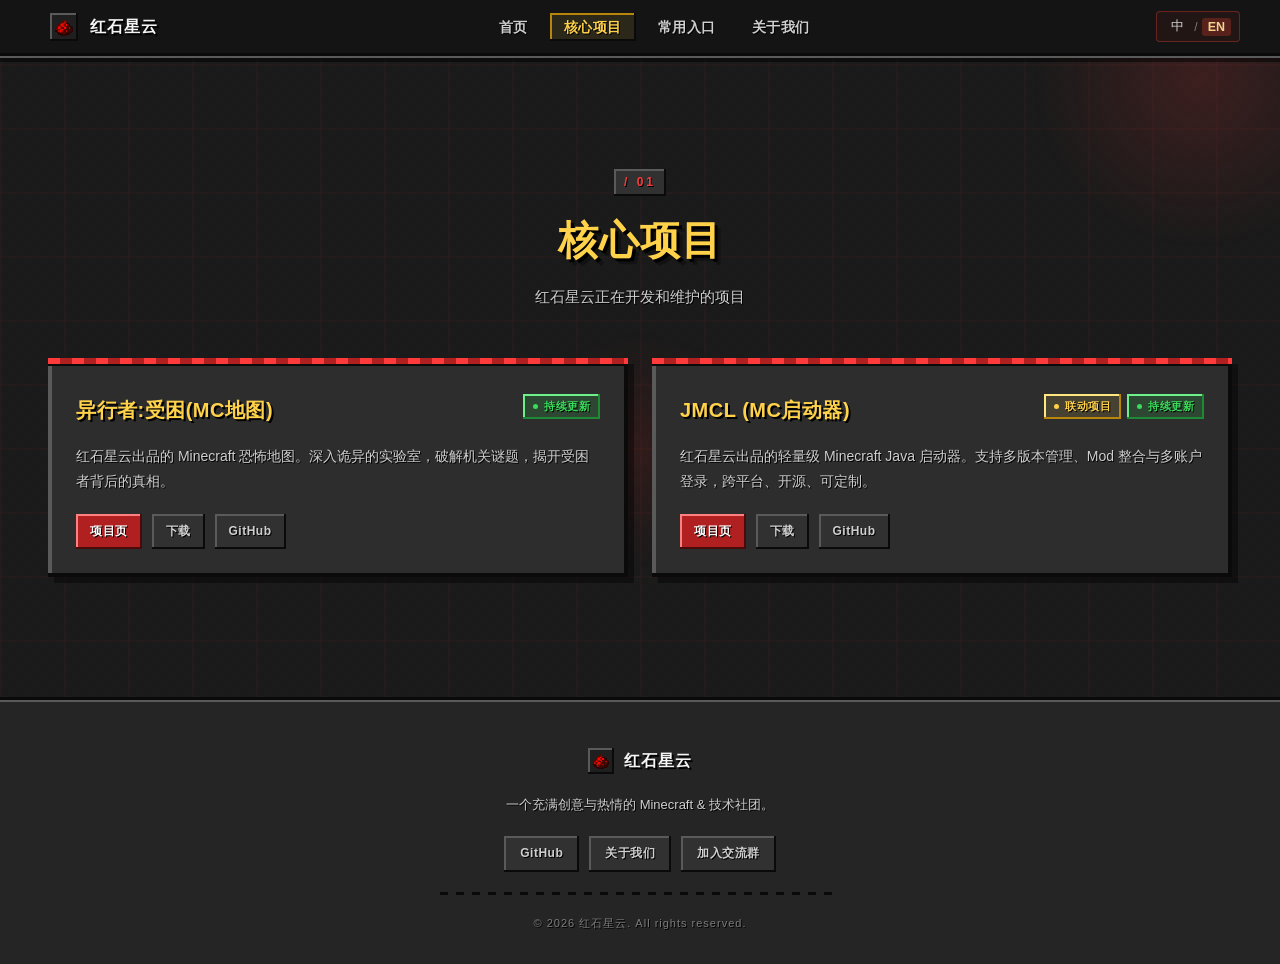
<file: page/projects.html>
<!DOCTYPE html>
<html lang="zh-CN">
<head>
  <meta charset="UTF-8">
  <meta name="viewport" content="width=device-width, initial-scale=1.0">
  <title data-i18n-title="projects.title">核心项目 — 红石星云</title>
  <meta name="theme-color" content="#c0392b">
  <link rel="manifest" href="../manifest.webmanifest">
  <link rel="icon" type="image/png" href="../png/redstone.png">
  <link rel="shortcut icon" type="image/png" href="../png/redstone.png">
  <link rel="apple-touch-icon" href="../png/redstone.png">
  <link rel="stylesheet" href="../css/styles.css">
</head>
<body>

  <div class="grid-bg"></div>
  <div class="orb orb-1"></div>
  <div class="orb orb-2"></div>
  <div class="orb orb-3"></div>

  <nav>
    <div class="nav-inner">
      <a href="index.html" class="nav-logo">
        <img class="nav-logo-icon" src="../png/redstone.png" alt="RSN">
        红石星云
      </a>
      <button class="nav-toggle" aria-label="菜单">
        <span></span>
        <span></span>
        <span></span>
      </button>
      <ul class="nav-links">
        <li><a href="index.html" data-i18n="nav.home">首页</a></li>
        <li><a href="projects.html" class="active" data-i18n="nav.projects">核心项目</a></li>
        <li><a href="entries.html" data-i18n="nav.entries">常用入口</a></li>
        <li><a href="about.html" data-i18n="nav.about">关于我们</a></li>
      </ul>
    </div>
  </nav>

  <div class="page-content">
    <section id="projects">
      <div class="section-header fade-in">
        <span class="section-number" data-i18n="projects.secNumber">/ 01</span>
        <h2 data-i18n="projects.title">核心项目</h2>
        <p data-i18n="projects.subtitle">红石星云正在开发和维护的项目</p>
      </div>
      <div class="projects-grid">
        <div class="project-card fade-in fade-in-delay-1">
          <div class="project-card-header">
            <h3 data-i18n="projects.yxz.title">异行者:受困(MC地图)</h3>
            <span class="project-status status-active">
              <span style="width:5px;height:5px;background:currentColor;border-radius:50%;display:inline-block;"></span>
              <span data-i18n="projects.yxz.status">持续更新</span>
            </span>
          </div>
          <p data-i18n="projects.yxz.desc">红石星云出品的 Minecraft 恐怖地图。深入诡异的实验室，破解机关谜题，揭开受困者背后的真相。</p>
          <div class="project-card-links">
            <a href="../project/yixingzhe1/page/index.html" class="project-link project-link-primary" data-i18n="projects.yxz.pageBtn">项目页</a>
            <a href="../project/yixingzhe1/page/download.html" class="project-link project-link-secondary" data-i18n="projects.yxz.dlBtn">下载</a>
            <a href="https://github.com/Redstone-Nebula" class="project-link project-link-secondary" data-i18n="projects.yxz.ghBtn">GitHub</a>
          </div>
        </div>
        <div class="project-card fade-in fade-in-delay-2">
          <div class="project-card-header">
            <h3 data-i18n="projects.jmcl.title">JMCL (MC启动器)</h3>
            <div style="display:flex;gap:6px;align-items:center;flex-wrap:wrap;justify-content:flex-end">
              <span class="project-status status-maintain">
                <span style="width:5px;height:5px;background:currentColor;border-radius:50%;display:inline-block;"></span>
                <span data-i18n="projects.jmcl.statusLinked">联动项目</span>
              </span>
              <span class="project-status status-active">
                <span style="width:5px;height:5px;background:currentColor;border-radius:50%;display:inline-block;"></span>
                <span data-i18n="projects.jmcl.statusActive">持续更新</span>
              </span>
            </div>
          </div>
          <p data-i18n="projects.jmcl.desc">红石星云出品的轻量级 Minecraft Java 启动器。支持多版本管理、Mod 整合与多账户登录，跨平台、开源、可定制。</p>
          <div class="project-card-links">
            <a href="../project/JMCL/page/index.html" class="project-link project-link-primary" data-i18n="projects.jmcl.pageBtn">项目页</a>
            <a href="../project/JMCL/page/download.html" class="project-link project-link-secondary" data-i18n="projects.jmcl.dlBtn">下载</a>
            <a href="https://github.com/Redstone-Nebula" class="project-link project-link-secondary" data-i18n="projects.jmcl.ghBtn">GitHub</a>
          </div>
        </div>
      </div>
    </section>
  </div>

  <footer>
    <div class="footer-inner">
      <a href="index.html" class="footer-brand">
        <img class="footer-brand-icon" src="../png/redstone.png" alt="RSN">
        <span data-i18n="brand">红石星云</span>
      </a>
      <p class="footer-tagline" data-i18n="footer.tagline">一个充满创意与热情的 Minecraft & 技术社团。</p>
      <div class="footer-links">
        <a href="https://github.com/Redstone-Nebula" target="_blank" data-i18n="footer.github">GitHub</a>
        <a href="about.html" data-i18n="footer.about">关于我们</a>
        <a href="https://qr.dingtalk.com/action/joingroup?code=v1,k1,KlQMYlUzoqLhQNC77XGTSe56HIx+OQyY2kmQpiaFEFmdR7ksupjDEA==&amp;_dt_no_comment=1&amp;origin=11" target="_blank" data-i18n="footer.joinGroup">加入交流群</a>
      </div>
      <div class="footer-divider"></div>
      <p class="footer-copy" data-i18n="footer.copyright">&copy; 2026 红石星云. All rights reserved.</p>
    </div>
  </footer>

  <script src="../js/script.js"></script>
  <script src="../js/i18n-dict.js"></script>
  <script src="../js/i18n.js"></script>
</body>
</html>
</file>
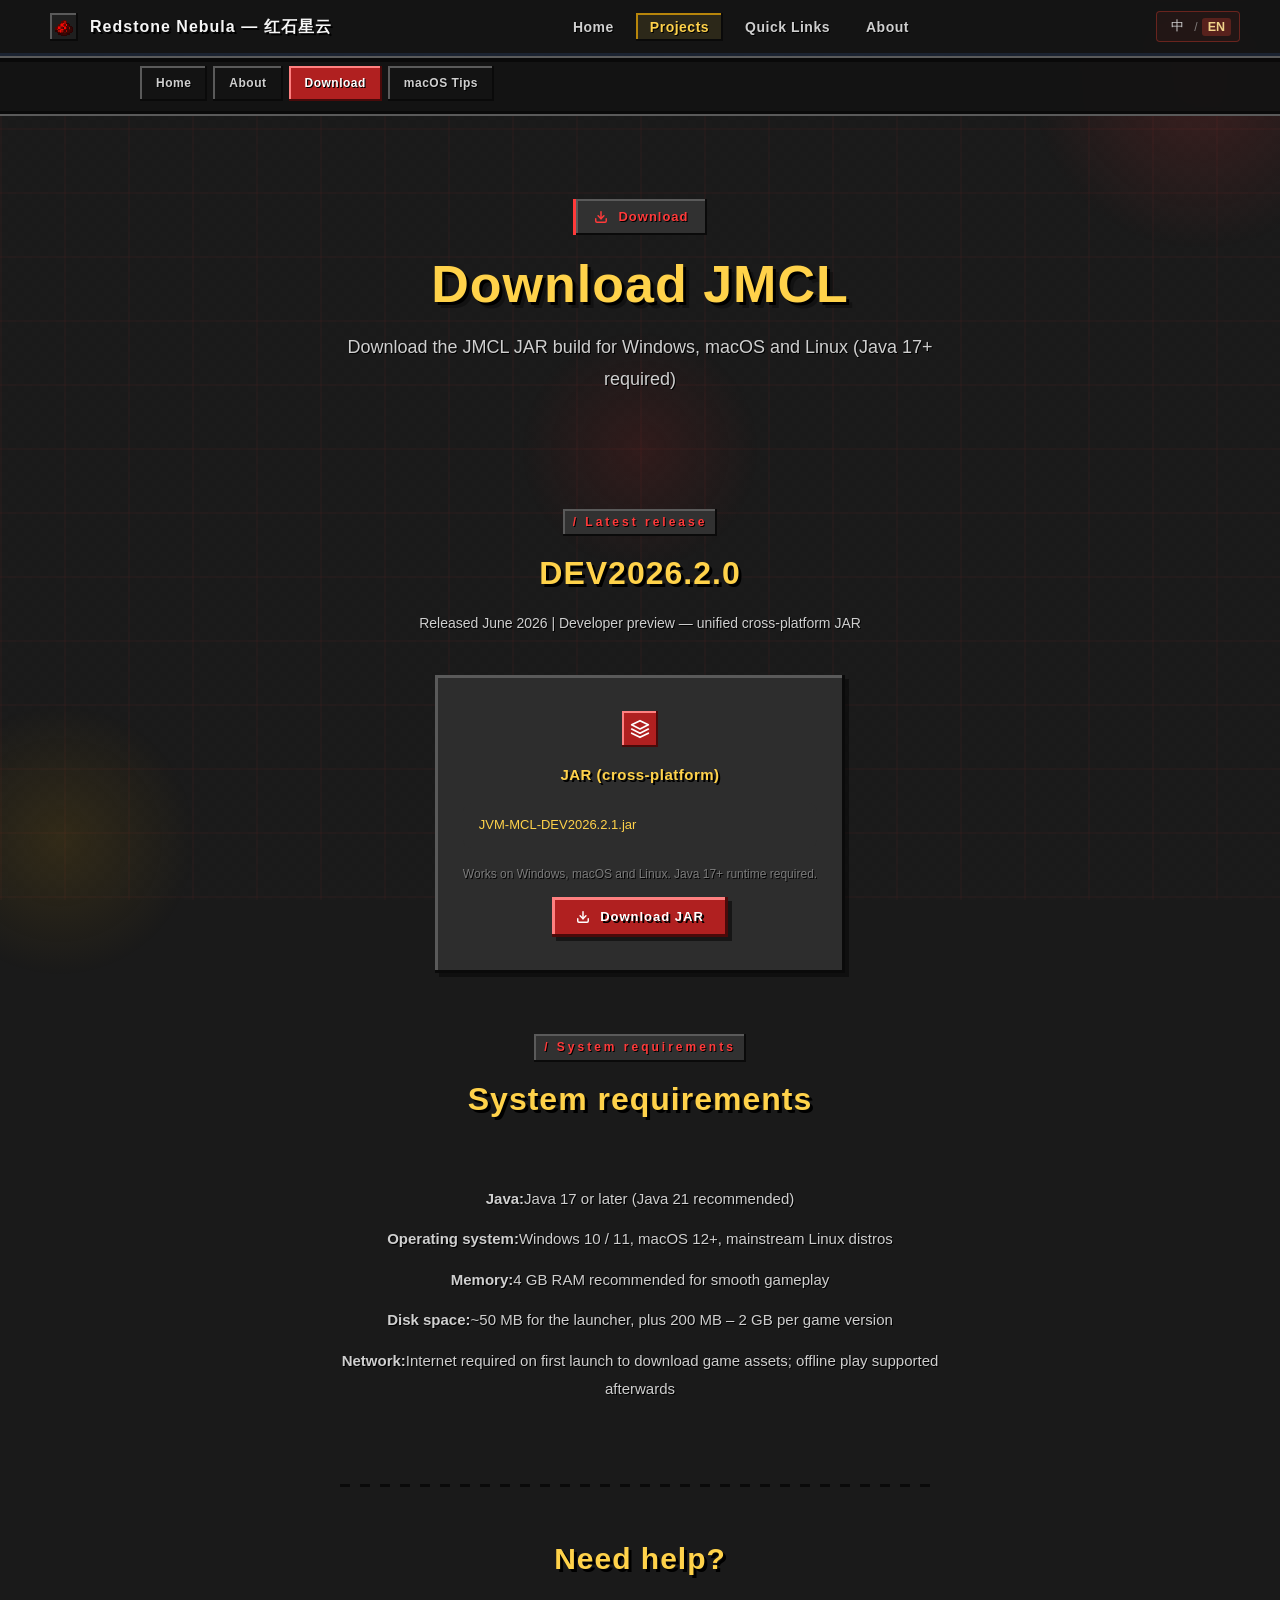
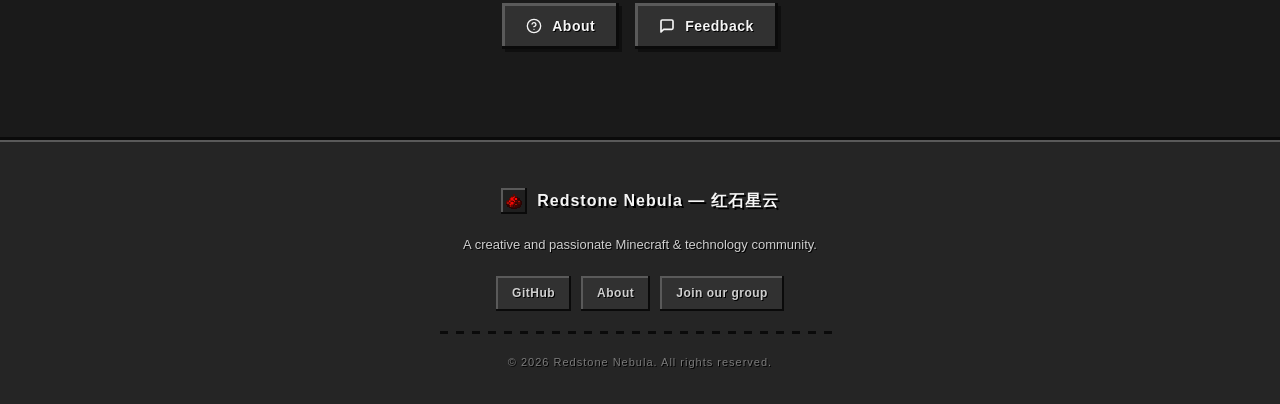
<file: project/JMCL/page/download.html>
<!DOCTYPE html>
<html lang="zh-CN">
<head>
  <meta charset="UTF-8">
  <meta name="viewport" content="width=device-width, initial-scale=1.0">
  <title data-i18n-title="jmcl.downloadTitle">JMCL 下载 — 红石星云</title>
  <meta name="theme-color" content="#c0392b">
  <link rel="manifest" href="../../manifest.webmanifest">
  <link rel="icon" type="image/png" href="../../png/redstone.png">
  <link rel="shortcut icon" type="image/png" href="../../png/redstone.png">
  <link rel="apple-touch-icon" href="../../png/redstone.png">
  <link rel="stylesheet" href="../css/styles.css">
</head>
<body>

  <div class="grid-bg"></div>
  <div class="orb orb-1"></div>
  <div class="orb orb-2"></div>
  <div class="orb orb-3"></div>

  <nav>
    <div class="nav-inner">
      <a href="../../../page/index.html" class="nav-logo">
        <img class="nav-logo-icon" src="../png/redstone.png" alt="RSN">
        <span data-i18n="brand">红石星云</span>
      </a>
      <button class="nav-toggle" aria-label="菜单">
        <span></span>
        <span></span>
        <span></span>
      </button>
      <ul class="nav-links">
        <li><a href="../../../page/index.html" data-i18n="nav.home">首页</a></li>
        <li><a href="../../../page/projects.html" class="active" data-i18n="nav.projects">核心项目</a></li>
        <li><a href="../../../page/entries.html" data-i18n="nav.entries">常用入口</a></li>
        <li><a href="../../../page/about.html" data-i18n="nav.about">关于我们</a></li>
      </ul>
    </div>
  </nav>

  <div class="project-subnav">
    <div class="project-subnav-inner">
      <a href="index.html" data-i18n="jmcl.subnav.home">项目主页</a>
      <a href="intro.html" data-i18n="jmcl.subnav.intro">详细介绍</a>
      <a href="download.html" class="active" data-i18n="jmcl.subnav.download">下载</a>
      <a href="macos.html" data-i18n="jmcl.subnav.macos">macOS 技巧</a>
    </div>
  </div>

  <div class="project-hero fade-in">
    <div class="project-hero-inner">
      <div class="project-hero-badge">
        <svg width="14" height="14" viewBox="0 0 24 24" fill="none" stroke="currentColor" stroke-width="2.5" stroke-linecap="round" stroke-linejoin="round"><path d="M21 15v4a2 2 0 0 1-2 2H5a2 2 0 0 1-2-2v-4"/><polyline points="7 10 12 15 17 10"/><line x1="12" y1="15" x2="12" y2="3"/></svg>
        <span data-i18n="jmcl.subnav.download">下载</span>
      </div>
      <h1 data-i18n="jmcl.downloadTitle">下载 JMCL</h1>
      <p class="project-subtitle" data-i18n="jmcl.downloadSubtitle">下载 JMCL 的 JAR 版本，支持 Windows、macOS、Linux（需预先安装 Java 17 及以上）</p>
    </div>
  </div>

  <div class="project-section fade-in" style="padding-top:0">
    <div class="project-section-inner">
      <div class="project-section-header">
        <span class="section-number" data-i18n="jmcl.release.sec">/ 最新版本</span>
        <h2 data-i18n="jmcl.release.version">DEV2026.2.1</h2>
        <p data-i18n="jmcl.release.desc">2026 年 6 月发布 | 开发预览版，提供统一 JAR 跨平台包</p>
      </div>
      <div class="features-grid" style="grid-template-columns:1fr">
        <div class="feature-card fade-in" style="text-align:center;padding:36px 28px;max-width:520px;margin:0 auto">
          <div class="feature-card-icon" style="margin:0 auto 16px">
            <svg width="20" height="20" viewBox="0 0 24 24" fill="none" stroke="currentColor" stroke-width="2" stroke-linecap="round" stroke-linejoin="round"><path d="M12 2 2 7l10 5 10-5-10-5z"/><path d="M2 17l10 5 10-5"/><path d="M2 12l10 5 10-5"/></svg>
          </div>
          <h4 data-i18n="jmcl.release.jarTitle">JAR (跨平台)</h4>
          <div style="background:var(--bg-card);border:1px solid var(--border-color);border-radius:8px;padding:12px 16px;margin:16px 0;font-family:var(--font-mono);font-size:13px;color:var(--accent-gold);text-align:left;word-break:break-all">JVM-MCL-DEV2026.2.1.jar</div>
          <p style="font-size:12px;color:var(--text-muted)" data-i18n="jmcl.release.jarDesc">适用于 Windows、macOS、Linux，需预先安装 Java 17 及以上</p>
          <a href="https://github.com/Open-code-Studio/JMCL/releases/download/DEV2026.2.1/JVM-MCL-DEV2026.2.1.jar" class="btn btn-primary" style="font-size:13px;padding:10px 24px;margin-top:12px">
            <svg width="14" height="14" viewBox="0 0 24 24" fill="none" stroke="currentColor" stroke-width="2.5" stroke-linecap="round" stroke-linejoin="round"><path d="M21 15v4a2 2 0 0 1-2 2H5a2 2 0 0 1-2-2v-4"/><polyline points="7 10 12 15 17 10"/><line x1="12" y1="15" x2="12" y2="3"/></svg>
            <span data-i18n="jmcl.release.dlBtn">下载 JAR</span>
          </a>
        </div>
      </div>
    </div>
  </div>

  <div class="project-section fade-in" style="padding-top:0">
    <div class="project-section-inner">
      <div class="project-section-header">
        <span class="section-number" data-i18n="jmcl.env.sec">/ 运行环境</span>
        <h2 data-i18n="jmcl.env.title">系统要求</h2>
      </div>
      <div class="project-description-block">
        <p><strong data-i18n="jmcl.env.javaLabel">Java 版本：</strong><span data-i18n="jmcl.env.javaDesc">Java 17 及以上（推荐使用 Java 21）</span></p>
        <p style="margin-top:12px"><strong data-i18n="jmcl.env.osLabel">操作系统：</strong><span data-i18n="jmcl.env.osDesc">Windows 10 / 11、macOS 12+、主流 Linux 发行版</span></p>
        <p style="margin-top:12px"><strong data-i18n="jmcl.env.ramLabel">内存：</strong><span data-i18n="jmcl.env.ramDesc">建议分配 4 GB 以上内存以获得流畅的游戏体验</span></p>
        <p style="margin-top:12px"><strong data-i18n="jmcl.env.diskLabel">硬盘空间：</strong><span data-i18n="jmcl.env.diskDesc">启动器占用约 50 MB，每个游戏版本需要额外 200 MB - 2 GB 空间</span></p>
        <p style="margin-top:12px"><strong data-i18n="jmcl.env.netLabel">网络：</strong><span data-i18n="jmcl.env.netDesc">首次启动需联网下载游戏资源，后续可离线使用</span></p>
      </div>
    </div>
  </div>

  <div class="project-divider"></div>

  <div class="project-links-section fade-in">
    <h2 data-i18n="jmcl.downloadLinks.title">获取帮助</h2>
    <div class="project-links-grid">
      <a href="intro.html" class="project-link-btn secondary">
        <svg width="16" height="16" viewBox="0 0 24 24" fill="none" stroke="currentColor" stroke-width="2" stroke-linecap="round" stroke-linejoin="round"><circle cx="12" cy="12" r="10"/><path d="M9.09 9a3 3 0 0 1 5.83 1c0 2-3 3-3 3"/><line x1="12" y1="17" x2="12.01" y2="17"/></svg>
        <span data-i18n="jmcl.subnav.intro">查看介绍</span>
      </a>
      <a href="https://qr.dingtalk.com/action/joingroup?code=v1,k1,oKUAbB0qsuDhQNC77XGTSe56HIx+OQyYKzOWwFw1OL2dR7ksupjDEA==&amp;_dt_no_comment=1&amp;origin=11" target="_blank" class="project-link-btn secondary">
        <svg width="16" height="16" viewBox="0 0 24 24" fill="none" stroke="currentColor" stroke-width="2.5" stroke-linecap="round" stroke-linejoin="round"><path d="M21 15a2 2 0 0 1-2 2H7l-4 4V5a2 2 0 0 1 2-2h14a2 2 0 0 1 2 2z"/></svg>
        <span data-i18n="jmcl.links.feedback">反馈问题</span>
      </a>
    </div>
  </div>

  <footer>
    <div class="footer-inner">
      <a href="../../../page/index.html" class="footer-brand">
        <img class="footer-brand-icon" src="../png/redstone.png" alt="RSN">
        <span data-i18n="brand">红石星云</span>
      </a>
      <p class="footer-tagline" data-i18n="footer.tagline">一个充满创意与热情的 Minecraft & 技术社团。</p>
      <div class="footer-links">
        <a href="https://github.com/Redstone-Nebula" target="_blank" data-i18n="footer.github">GitHub</a>
        <a href="../../../page/about.html" data-i18n="footer.about">关于我们</a>
        <a href="https://qr.dingtalk.com/action/joingroup?code=v1,k1,oKUAbB0qsuDhQNC77XGTSe56HIx+OQyYKzOWwFw1OL2dR7ksupjDEA==&amp;_dt_no_comment=1&amp;origin=11" target="_blank" data-i18n="footer.joinGroup">加入交流群</a>
      </div>
      <div class="footer-divider"></div>
      <p class="footer-copy" data-i18n="footer.copyright">&copy; 2026 红石星云. All rights reserved.</p>
    </div>
  </footer>

  <script src="../js/script.js"></script>
  <script src="../js/i18n-dict.js"></script>
  <script src="../js/i18n.js"></script>
</body>
</html>
</file>
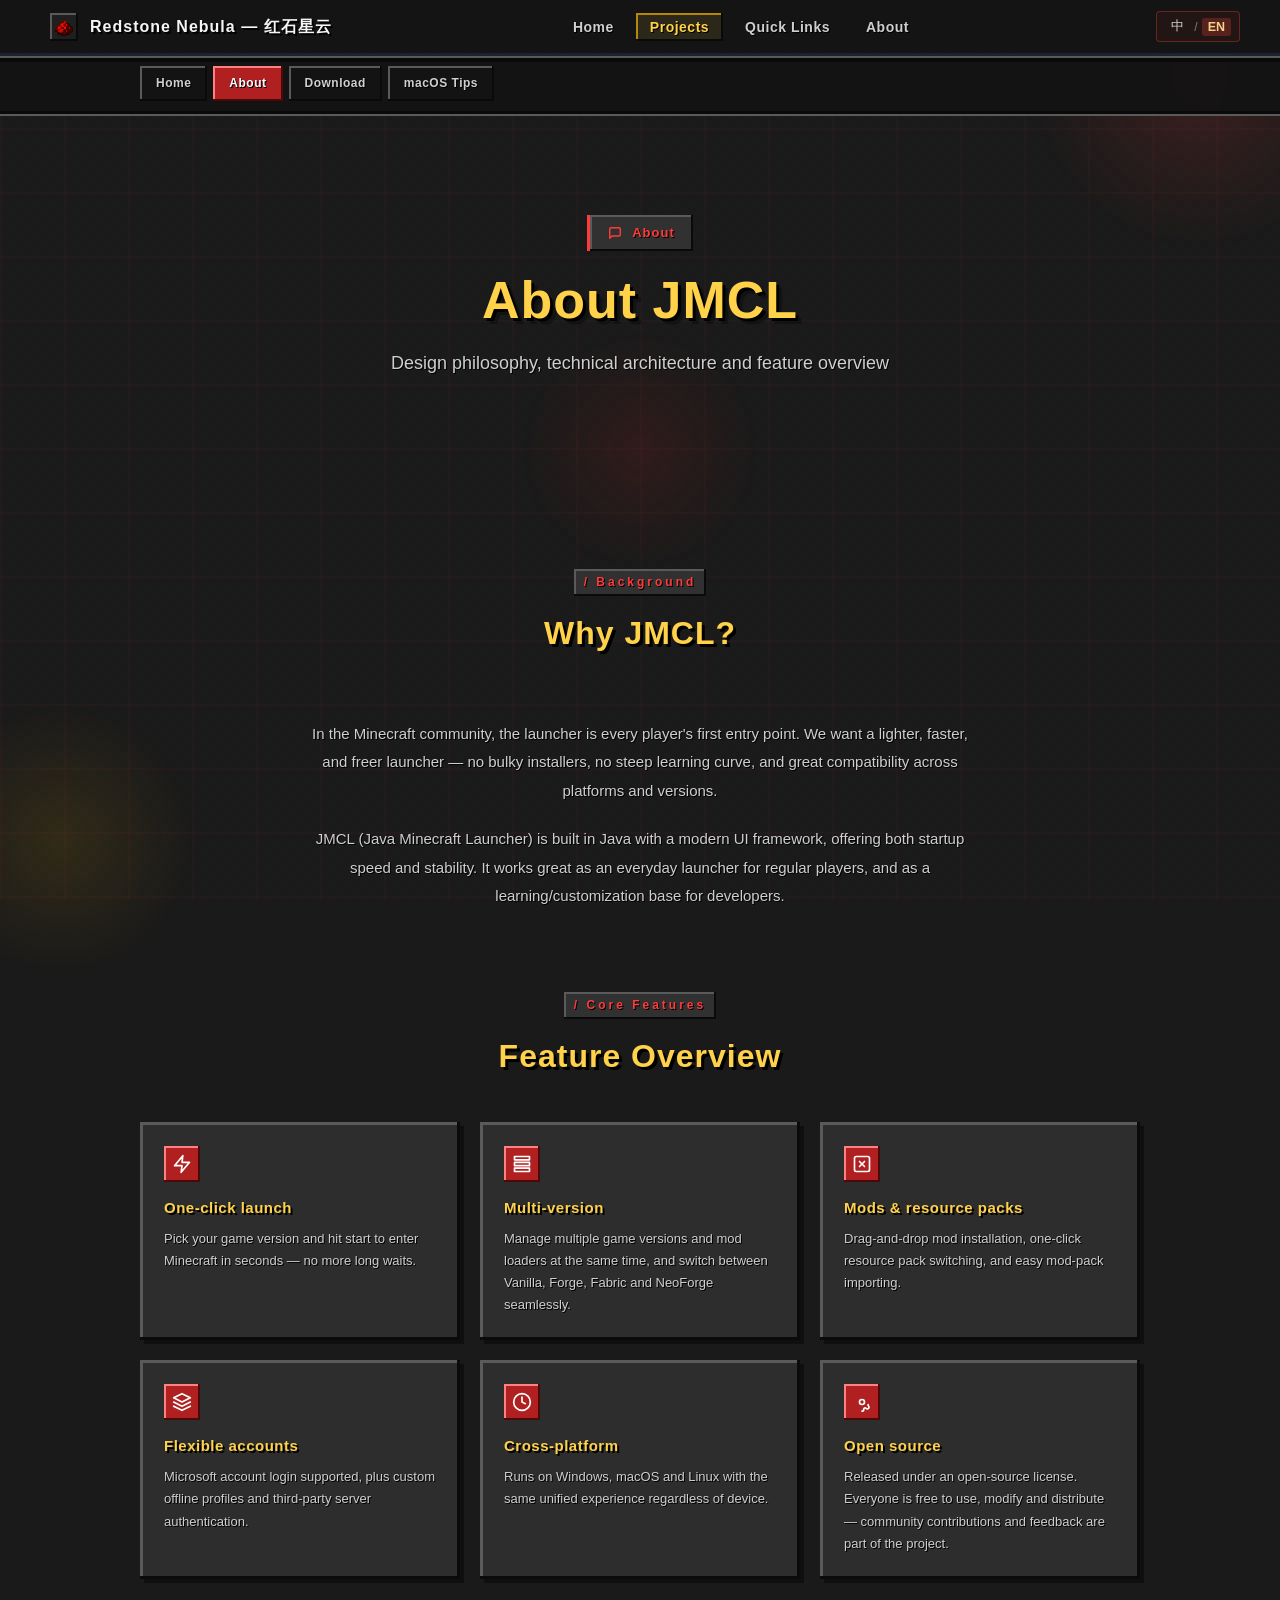
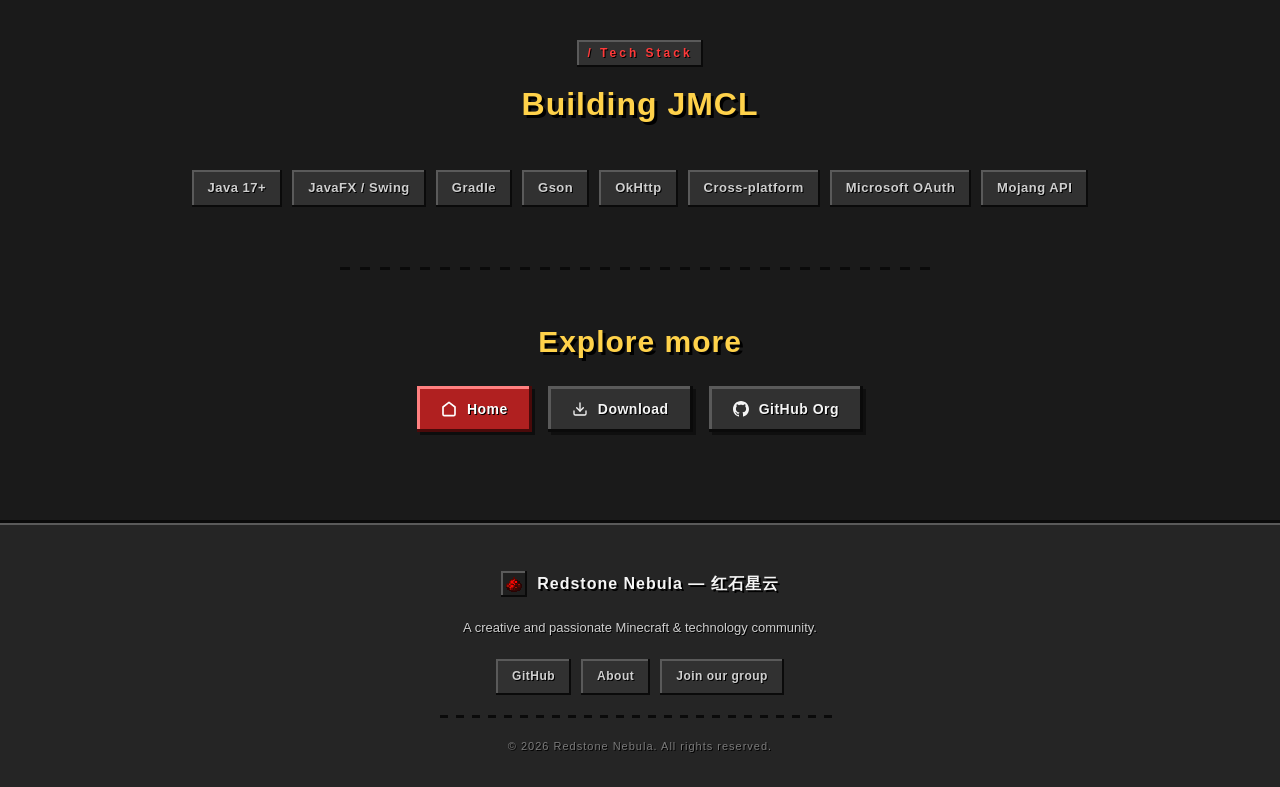
<file: project/JMCL/page/intro.html>
<!DOCTYPE html>
<html lang="zh-CN">
<head>
  <meta charset="UTF-8">
  <meta name="viewport" content="width=device-width, initial-scale=1.0">
  <title data-i18n-title="jmcl.introTitle">JMCL 详细介绍 — 红石星云</title>
  <meta name="theme-color" content="#c0392b">
  <link rel="manifest" href="../../manifest.webmanifest">
  <link rel="icon" type="image/png" href="../../png/redstone.png">
  <link rel="shortcut icon" type="image/png" href="../../png/redstone.png">
  <link rel="apple-touch-icon" href="../../png/redstone.png">
  <link rel="stylesheet" href="../css/styles.css">
</head>
<body>

  <div class="grid-bg"></div>
  <div class="orb orb-1"></div>
  <div class="orb orb-2"></div>
  <div class="orb orb-3"></div>

  <nav>
    <div class="nav-inner">
      <a href="../../../page/index.html" class="nav-logo">
        <img class="nav-logo-icon" src="../png/redstone.png" alt="RSN">
        <span data-i18n="brand">红石星云</span>
      </a>
      <button class="nav-toggle" aria-label="菜单">
        <span></span>
        <span></span>
        <span></span>
      </button>
      <ul class="nav-links">
        <li><a href="../../../page/index.html" data-i18n="nav.home">首页</a></li>
        <li><a href="../../../page/projects.html" class="active" data-i18n="nav.projects">核心项目</a></li>
        <li><a href="../../../page/entries.html" data-i18n="nav.entries">常用入口</a></li>
        <li><a href="../../../page/about.html" data-i18n="nav.about">关于我们</a></li>
      </ul>
    </div>
  </nav>

  <div class="project-subnav">
    <div class="project-subnav-inner">
      <a href="index.html" data-i18n="jmcl.subnav.home">项目主页</a>
      <a href="intro.html" class="active" data-i18n="jmcl.subnav.intro">详细介绍</a>
      <a href="download.html" data-i18n="jmcl.subnav.download">下载</a>
      <a href="macos.html" data-i18n="jmcl.subnav.macos">macOS 技巧</a>
    </div>
  </div>

  <div class="project-hero fade-in">
    <div class="project-hero-inner">
      <div class="project-hero-badge">
        <svg width="14" height="14" viewBox="0 0 24 24" fill="none" stroke="currentColor" stroke-width="2.5" stroke-linecap="round" stroke-linejoin="round"><path d="M21 15a2 2 0 0 1-2 2H7l-4 4V5a2 2 0 0 1 2-2h14a2 2 0 0 1 2 2z"/></svg>
        <span data-i18n="jmcl.subnav.intro">详细介绍</span>
      </div>
      <h1 data-i18n="jmcl.introHeroTitle">关于 JMCL</h1>
      <p class="project-subtitle" data-i18n="jmcl.introHeroSubtitle">深入了解 JMCL 的设计理念、技术架构与完整功能</p>
    </div>
  </div>

  <div class="project-section fade-in">
    <div class="project-section-inner">
      <div class="project-section-header">
        <span class="section-number" data-i18n="jmcl.background.sec">/ 项目背景</span>
        <h2 data-i18n="jmcl.background.title">为什么要做 JMCL？</h2>
      </div>
      <div class="project-description-block">
        <p data-i18n="jmcl.background.p1">在 Minecraft 社区中，启动器是每位玩家的第一道入口。我们希望为玩家提供一款更轻、更快、更自由的启动器 —— 它既不需要臃肿的安装包，也不需要学习复杂的配置，同时对多平台与多版本有着良好的兼容性。</p>
        <p style="margin-top:20px" data-i18n="jmcl.background.p2">JMCL（Java Minecraft Launcher）基于 Java 语言构建，使用现代 UI 框架打造，兼具启动速度与稳定性。它既能作为普通玩家的日常启动器，也可以作为开发者学习和二次定制的基础项目。</p>
      </div>
    </div>
  </div>

  <div class="project-section fade-in" style="padding-top:0">
    <div class="project-section-inner">
      <div class="project-section-header">
        <span class="section-number" data-i18n="jmcl.core.sec">/ 核心功能</span>
        <h2 data-i18n="jmcl.core.title">功能总览</h2>
      </div>
      <div class="features-grid">
        <div class="feature-card fade-in">
          <div class="feature-card-icon">
            <svg width="20" height="20" viewBox="0 0 24 24" fill="none" stroke="currentColor" stroke-width="2" stroke-linecap="round" stroke-linejoin="round"><path d="M13 2 3 14h9l-1 8 10-12h-9l1-8z"/></svg>
          </div>
          <h4 data-i18n="jmcl.core.f1.title">一键启动</h4>
          <p data-i18n="jmcl.core.f1.desc">选择你的游戏版本，点击开始即可进入 Minecraft 世界。整个过程只需几秒钟，告别漫长等待。</p>
        </div>
        <div class="feature-card fade-in fade-in-delay-1">
          <div class="feature-card-icon">
            <svg width="20" height="20" viewBox="0 0 24 24" fill="none" stroke="currentColor" stroke-width="2" stroke-linecap="round" stroke-linejoin="round"><path d="M3 3h18v4H3zM3 10h18v4H3zM3 17h18v4H3z"/></svg>
          </div>
          <h4 data-i18n="jmcl.core.f2.title">多版本管理</h4>
          <p data-i18n="jmcl.core.f2.desc">支持同时管理多个游戏版本与模组加载器，在 Vanilla、Forge、Fabric、NeoForge 之间无缝切换。</p>
        </div>
        <div class="feature-card fade-in fade-in-delay-2">
          <div class="feature-card-icon">
            <svg width="20" height="20" viewBox="0 0 24 24" fill="none" stroke="currentColor" stroke-width="2" stroke-linecap="round" stroke-linejoin="round"><rect x="3" y="3" width="18" height="18" rx="2" ry="2"/><line x1="9" y1="9" x2="15" y2="15"/><line x1="15" y1="9" x2="9" y2="15"/></svg>
          </div>
          <h4 data-i18n="jmcl.core.f3.title">模组与资源包</h4>
          <p data-i18n="jmcl.core.f3.desc">支持 Mod 拖拽安装、资源包快速启用，整合包一键导入，轻松构建专属的游戏环境。</p>
        </div>
        <div class="feature-card fade-in fade-in-delay-3">
          <div class="feature-card-icon">
            <svg width="20" height="20" viewBox="0 0 24 24" fill="none" stroke="currentColor" stroke-width="2" stroke-linecap="round" stroke-linejoin="round"><path d="M12 2 2 7l10 5 10-5-10-5z"/><path d="M2 17l10 5 10-5"/><path d="M2 12l10 5 10-5"/></svg>
          </div>
          <h4 data-i18n="jmcl.core.f4.title">灵活账户</h4>
          <p data-i18n="jmcl.core.f4.desc">支持 Microsoft 账户登录，也支持自定义离线角色和第三方服务器验证，多种方案自由选择。</p>
        </div>
        <div class="feature-card fade-in">
          <div class="feature-card-icon">
            <svg width="20" height="20" viewBox="0 0 24 24" fill="none" stroke="currentColor" stroke-width="2" stroke-linecap="round" stroke-linejoin="round"><circle cx="12" cy="12" r="10"/><path d="M12 6v6l4 2"/></svg>
          </div>
          <h4 data-i18n="jmcl.core.f5.title">跨平台支持</h4>
          <p data-i18n="jmcl.core.f5.desc">Windows、macOS、Linux 三端通用，统一的操作体验，无论你在哪种设备上都能顺畅使用。</p>
        </div>
        <div class="feature-card fade-in fade-in-delay-1">
          <div class="feature-card-icon">
            <svg width="20" height="20" viewBox="0 0 24 24" fill="none" stroke="currentColor" stroke-width="2" stroke-linecap="round" stroke-linejoin="round"><circle cx="12" cy="12" r="3"/><path d="M19.4 15a1.65 1.65 0 0 0 .33 1.82l.06.06a2 2 0 0 1 0 2.83 2 2 0 0 1-2.83 0l-.06-.06a1.65 1.65 0 0 0-1.82-.33 1.65 1.65 0 0 0-1 1.51V21a2 2 0 0 1-2 2 2 0 0 1-2-2v-.09A1.65 1.65 0 0 0 9 19.4a1.65 1.65 0 0 0-1.82.33l-.06.06a2 2 0 0 1-2.83 0 2 2 0 0 1 0-2.83l.06-.06A1.65 1.65 0 0 0 4.68 15a1.65 1.65 0 0 0-1.51-1H3a2 2 0 0 1-2-2 2 2 0 0 1 2-2h.09A1.65 1.65 0 0 0 4.6 9a1.65 1.65 0 0 0-.33-1.82l-.06-.06a2 2 0 0 1 0-2.83 2 2 0 0 1 2.83 0l.06.06A1.65 1.65 0 0 0 9 4.68a1.65 1.65 0 0 0 1-1.51V3a2 2 0 0 1 2-2 2 2 0 0 1 2 2v.09a1.65 1.65 0 0 0 1 1.51 1.65 1.65 0 0 0 1.82-.33l.06-.06a2 2 0 0 1 2.83 0 2 2 0 0 1 0 2.83l-.06.06a1.65 1.65 0 0 0-.33 1.82V9a1.65 1.65 0 0 0 1.51 1H21a2 2 0 0 1 2 2 2 2 0 0 1-2 2h-.09a1.65 1.65 0 0 0-1.51 1z"/></svg>
          </div>
          <h4 data-i18n="jmcl.core.f6.title">开源自由</h4>
          <p data-i18n="jmcl.core.f6.desc">采用开源协议发布，任何人都可以自由使用、修改和分发，社区贡献与反馈都是项目的一部分。</p>
        </div>
      </div>
    </div>
  </div>

  <div class="project-section fade-in" style="padding-top:0">
    <div class="project-section-inner">
      <div class="project-section-header">
        <span class="section-number" data-i18n="jmcl.tech.sec">/ 技术栈</span>
        <h2 data-i18n="jmcl.tech.title">构建 JMCL</h2>
      </div>
      <div class="tech-stack">
        <span class="tech-item">Java 17+</span>
        <span class="tech-item">JavaFX / Swing</span>
        <span class="tech-item">Gradle</span>
        <span class="tech-item">Gson</span>
        <span class="tech-item">OkHttp</span>
        <span class="tech-item">Cross-platform</span>
        <span class="tech-item">Microsoft OAuth</span>
        <span class="tech-item">Mojang API</span>
      </div>
    </div>
  </div>

  <div class="project-divider"></div>

  <div class="project-links-section fade-in">
    <h2 data-i18n="jmcl.introLinks.title">探索更多</h2>
    <div class="project-links-grid">
      <a href="index.html" class="project-link-btn primary">
        <svg width="16" height="16" viewBox="0 0 24 24" fill="none" stroke="currentColor" stroke-width="2.5" stroke-linecap="round" stroke-linejoin="round"><path d="M3 9l9-7 9 7v11a2 2 0 0 1-2 2H5a2 2 0 0 1-2-2z"/></svg>
        <span data-i18n="jmcl.subnav.home">项目主页</span>
      </a>
      <a href="download.html" class="project-link-btn secondary">
        <svg width="16" height="16" viewBox="0 0 24 24" fill="none" stroke="currentColor" stroke-width="2" stroke-linecap="round" stroke-linejoin="round"><path d="M21 15v4a2 2 0 0 1-2 2H5a2 2 0 0 1-2-2v-4"/><polyline points="7 10 12 15 17 10"/><line x1="12" y1="15" x2="12" y2="3"/></svg>
        <span data-i18n="jmcl.subnav.download">下载</span>
      </a>
      <a href="#" class="project-link-btn secondary">
        <svg width="16" height="16" viewBox="0 0 24 24" fill="currentColor"><path d="M12 0c-6.626 0-12 5.373-12 12 0 5.302 3.438 9.8 8.207 11.387.599.111.793-.261.793-.577v-2.234c-3.338.726-4.033-1.416-4.033-1.416-.546-1.387-1.333-1.756-1.333-1.756-1.089-.745.083-.729.083-.729 1.205.084 1.839 1.237 1.839 1.237 1.07 1.834 2.807 1.304 3.492.997.107-.775.418-1.305.762-1.604-2.665-.305-5.467-1.334-5.467-5.931 0-1.311.469-2.381 1.236-3.221-.124-.303-.535-1.524.117-3.176 0 0 1.008-.322 3.301 1.23.957-.266 1.983-.399 3.003-.404 1.02.005 2.047.138 3.006.404 2.291-1.552 3.297-1.23 3.297-1.23.653 1.653.242 2.874.118 3.176.77.84 1.235 1.911 1.235 3.221 0 4.609-2.807 5.624-5.479 5.921.43.372.823 1.102.823 2.222v3.293c0 .319.192.694.801.576 4.765-1.589 8.199-6.086 8.199-11.386 0-6.627-5.373-12-12-12z"/></svg>
        <span data-i18n="home.btn.gh">GitHub</span>
      </a>
    </div>
  </div>

  <footer>
    <div class="footer-inner">
      <a href="../../../page/index.html" class="footer-brand">
        <img class="footer-brand-icon" src="../png/redstone.png" alt="RSN">
        <span data-i18n="brand">红石星云</span>
      </a>
      <p class="footer-tagline" data-i18n="footer.tagline">一个充满创意与热情的 Minecraft & 技术社团。</p>
      <div class="footer-links">
        <a href="https://github.com/Redstone-Nebula" target="_blank" data-i18n="footer.github">GitHub</a>
        <a href="../../../page/about.html" data-i18n="footer.about">关于我们</a>
        <a href="https://qr.dingtalk.com/action/joingroup?code=v1,k1,oKUAbB0qsuDhQNC77XGTSe56HIx+OQyYKzOWwFw1OL2dR7ksupjDEA==&amp;_dt_no_comment=1&amp;origin=11" target="_blank" data-i18n="footer.joinGroup">加入交流群</a>
      </div>
      <div class="footer-divider"></div>
      <p class="footer-copy" data-i18n="footer.copyright">&copy; 2026 红石星云. All rights reserved.</p>
    </div>
  </footer>

  <script src="../js/script.js"></script>
  <script src="../js/i18n-dict.js"></script>
  <script src="../js/i18n.js"></script>
</body>
</html>
</file>
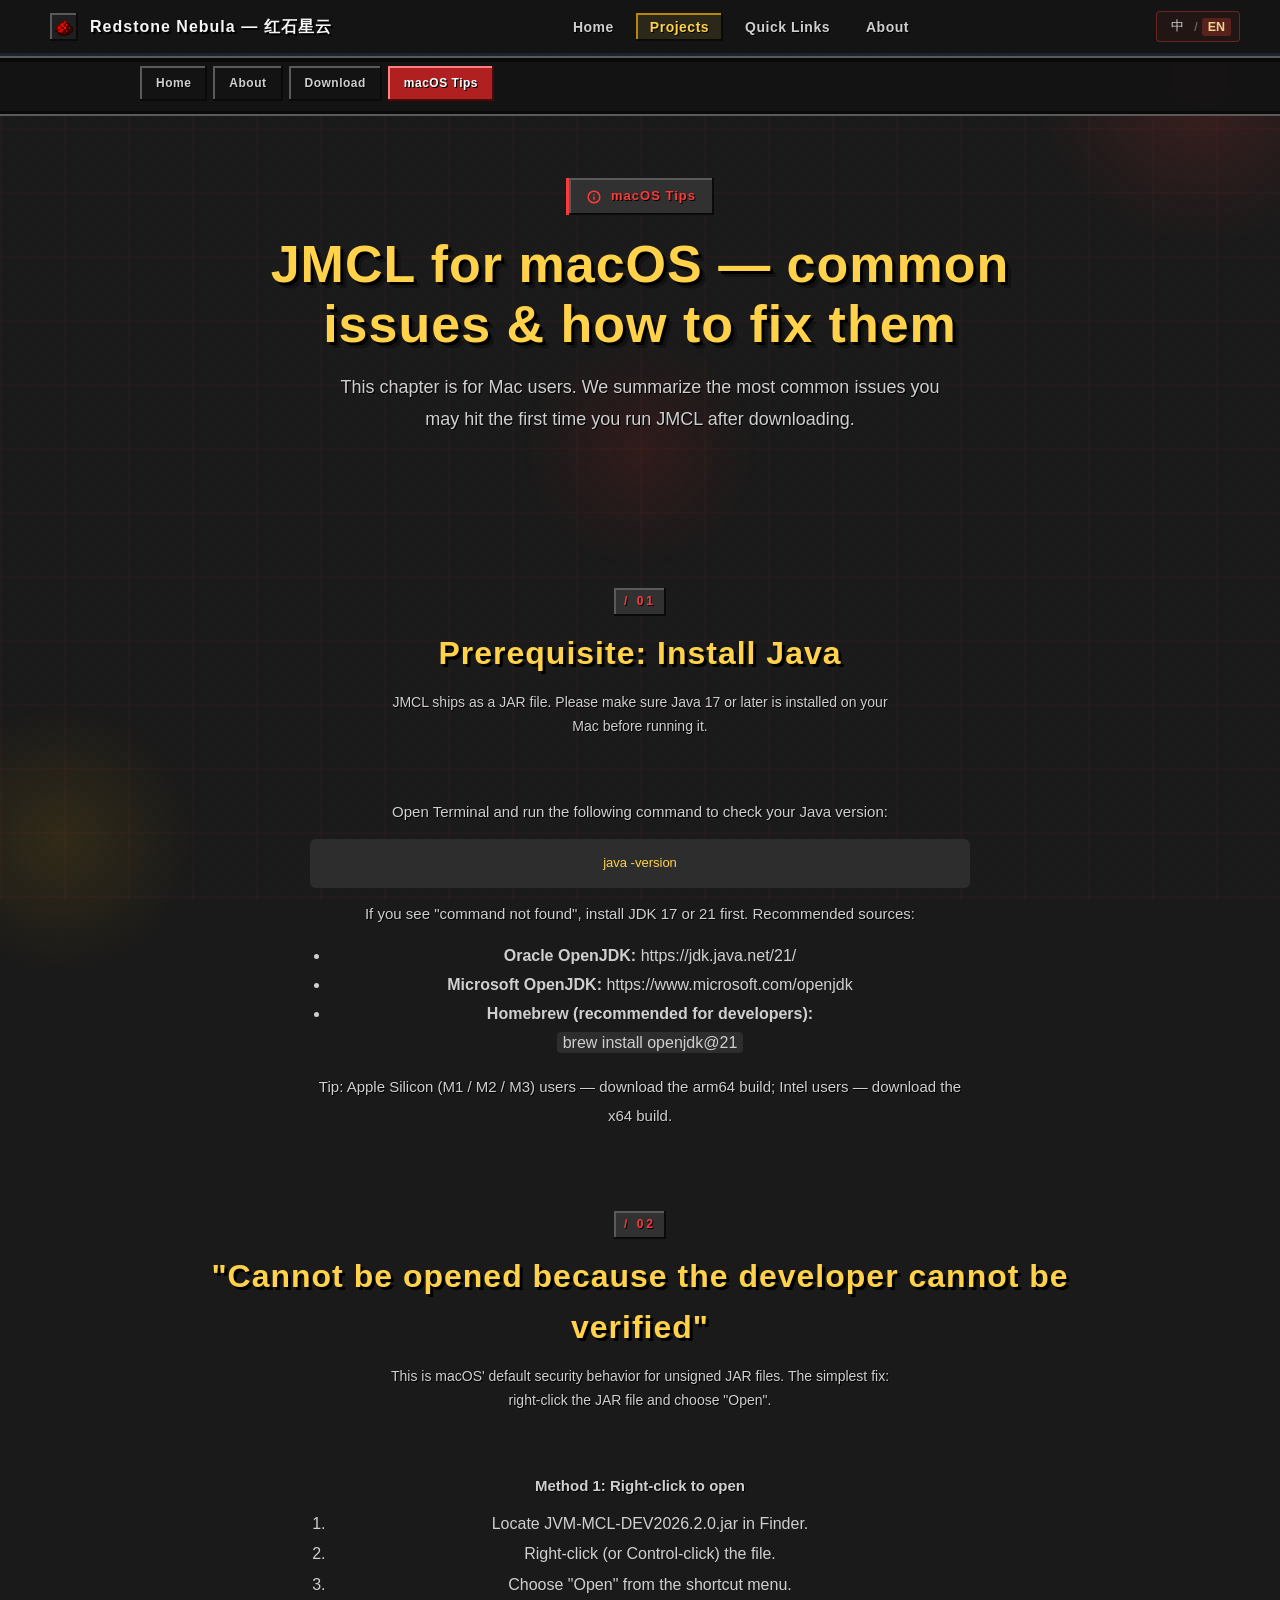
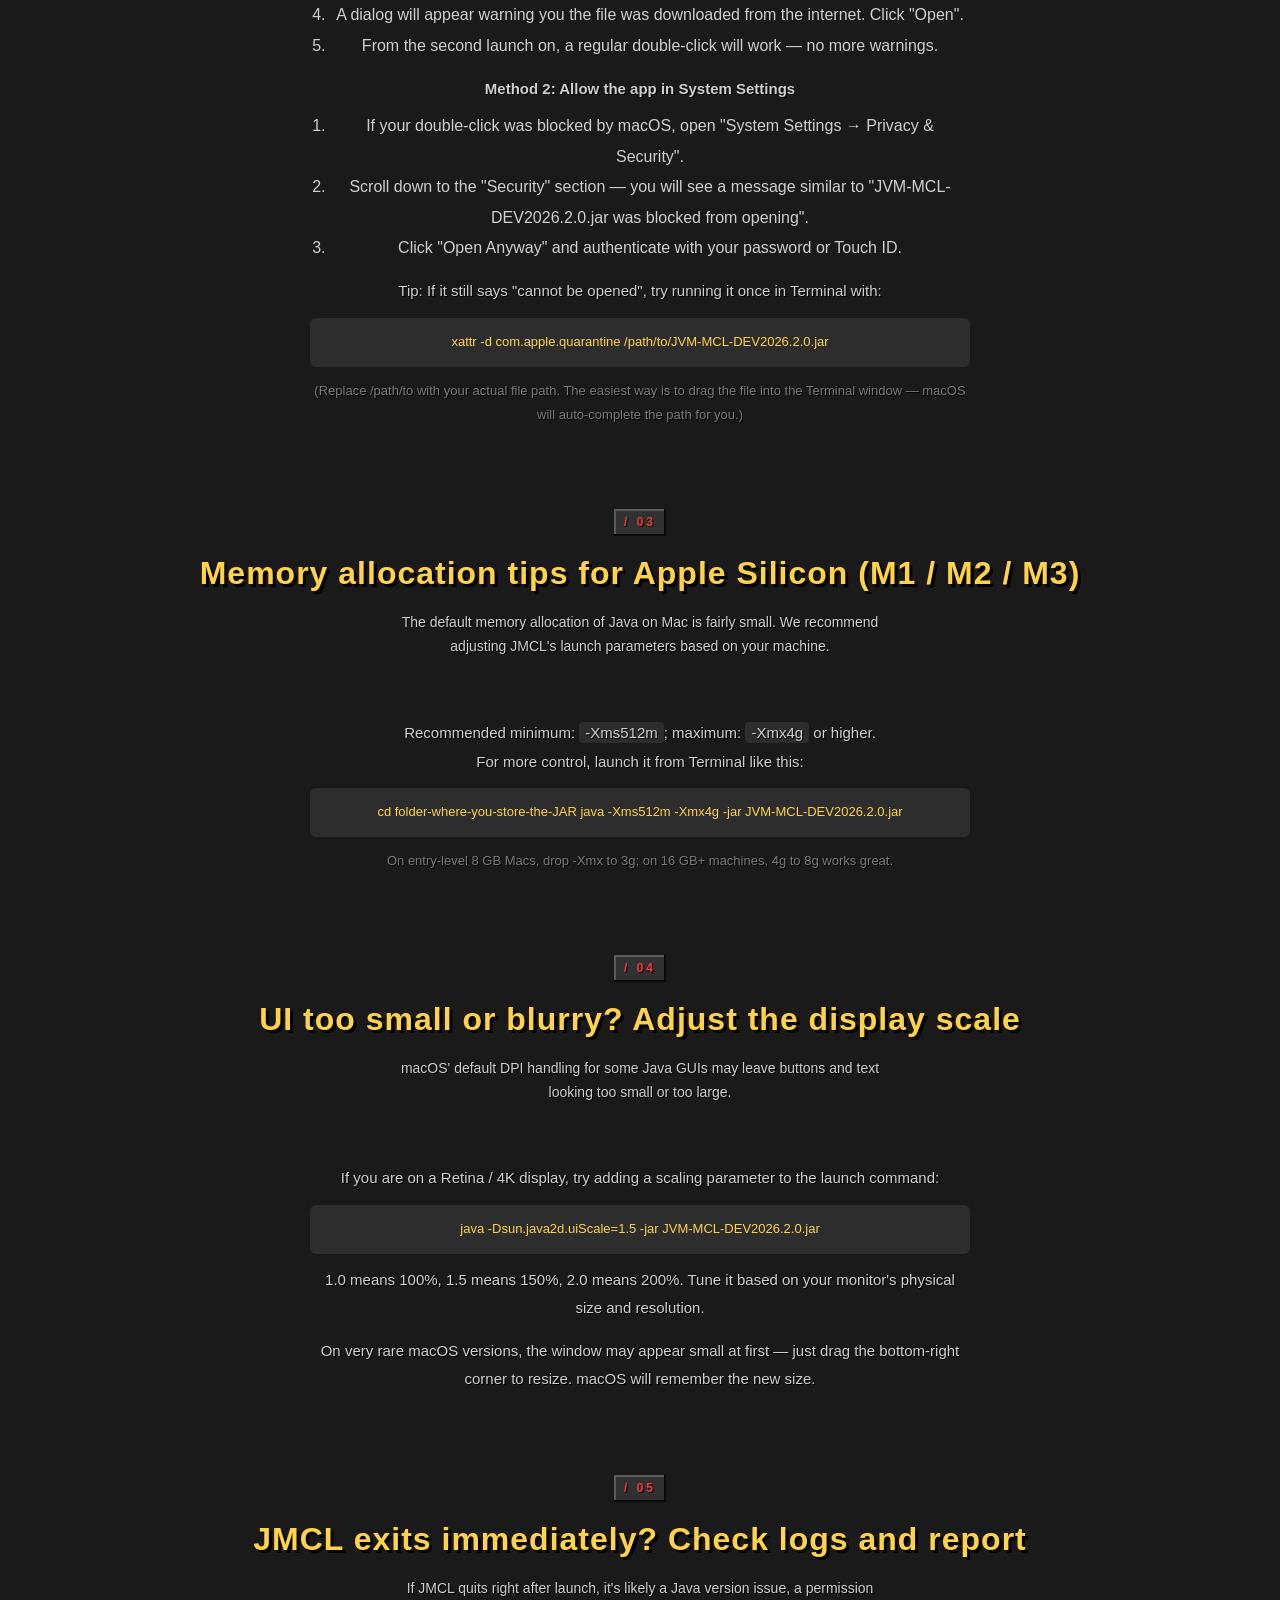
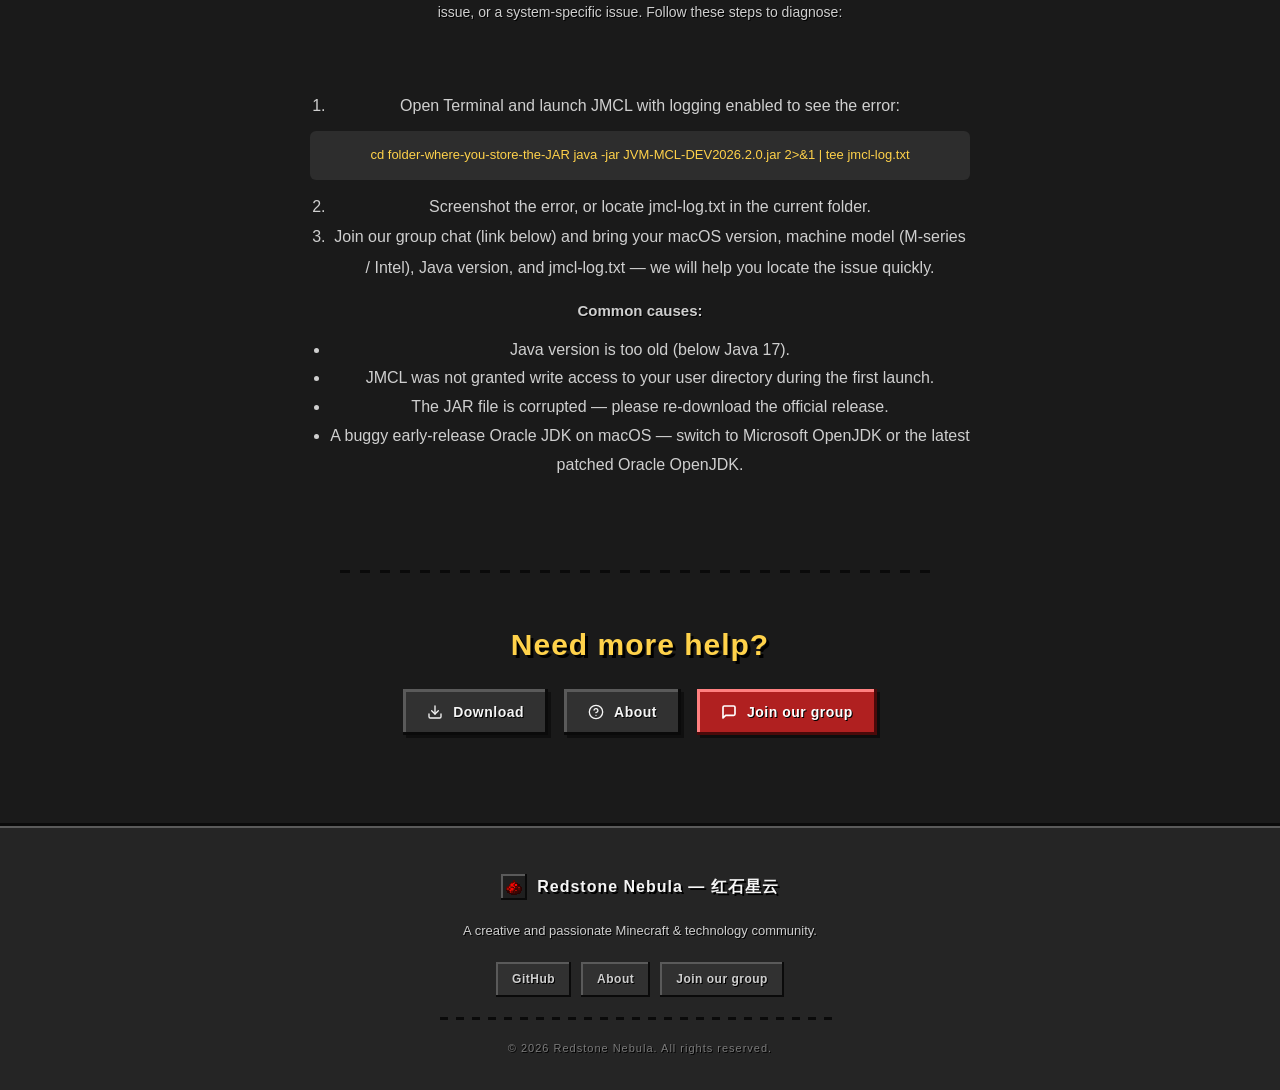
<file: project/JMCL/page/macos.html>
<!DOCTYPE html>
<html lang="zh-CN">
<head>
  <meta charset="UTF-8">
  <meta name="viewport" content="width=device-width, initial-scale=1.0">
  <title data-i18n-title="jmcl.macosTitle">JMCL · macOS 使用指南 — 红石星云</title>
  <meta name="theme-color" content="#c0392b">
  <link rel="manifest" href="../../manifest.webmanifest">
  <link rel="icon" type="image/png" href="../../png/redstone.png">
  <link rel="shortcut icon" type="image/png" href="../../png/redstone.png">
  <link rel="apple-touch-icon" href="../../png/redstone.png">
  <link rel="stylesheet" href="../css/styles.css">
</head>
<body>

  <div class="grid-bg"></div>
  <div class="orb orb-1"></div>
  <div class="orb orb-2"></div>
  <div class="orb orb-3"></div>

  <nav>
    <div class="nav-inner">
      <a href="../../../page/index.html" class="nav-logo">
        <img class="nav-logo-icon" src="../png/redstone.png" alt="RSN">
        <span data-i18n="brand">红石星云</span>
      </a>
      <button class="nav-toggle" aria-label="菜单">
        <span></span>
        <span></span>
        <span></span>
      </button>
      <ul class="nav-links">
        <li><a href="../../../page/index.html" data-i18n="nav.home">首页</a></li>
        <li><a href="../../../page/projects.html" class="active" data-i18n="nav.projects">核心项目</a></li>
        <li><a href="../../../page/entries.html" data-i18n="nav.entries">常用入口</a></li>
        <li><a href="../../../page/about.html" data-i18n="nav.about">关于我们</a></li>
      </ul>
    </div>
  </nav>

  <div class="project-subnav">
    <div class="project-subnav-inner">
      <a href="index.html" data-i18n="jmcl.subnav.home">项目主页</a>
      <a href="intro.html" data-i18n="jmcl.subnav.intro">详细介绍</a>
      <a href="download.html" data-i18n="jmcl.subnav.download">下载</a>
      <a href="macos.html" class="active" data-i18n="jmcl.subnav.macos">macOS 技巧</a>
    </div>
  </div>

  <div class="project-hero fade-in">
    <div class="project-hero-inner">
      <div class="project-hero-badge">
        <svg width="14" height="14" viewBox="0 0 24 24" fill="none" stroke="currentColor" stroke-width="2.5" stroke-linecap="round" stroke-linejoin="round"><circle cx="12" cy="12" r="10"/><path d="M12 16v-4"/><path d="M12 8h.01"/></svg>
        <span data-i18n="jmcl.subnav.macos">macOS 技巧</span>
      </div>
      <h1 data-i18n="jmcl.macos.heroTitle">JMCL for macOS 常见问题与使用指南</h1>
      <p class="project-subtitle" data-i18n="jmcl.macos.heroSubtitle">本章面向 Mac 用户，总结了下载后第一次运行 JMCL 时最可能遇到的问题及修复方式。</p>
    </div>
  </div>

  <!-- 前置要求 -->
  <div class="project-section fade-in">
    <div class="project-section-inner">
      <div class="project-section-header">
        <span class="section-number" data-i18n="jmcl.macos.step1.sec">/ 01</span>
        <h2 data-i18n="jmcl.macos.step1.title">前置：安装 Java</h2>
        <p data-i18n="jmcl.macos.step1.desc">JMCL 是一个 JAR 包，运行前请确认你的 Mac 已经安装了 Java 17 或更高版本。</p>
      </div>
      <div class="project-description-block">
        <p data-i18n="jmcl.macos.step1.check">打开「终端」，执行以下命令可查看当前 Java 版本：</p>
        <div style="background:var(--bg-card);border:1px solid var(--border-color);border-radius:6px;padding:14px 18px;font-family:var(--font-mono);font-size:13px;color:var(--accent-gold);margin:12px 0">java -version</div>
        <p data-i18n="jmcl.macos.step1.install">如果提示「找不到命令」，请先安装 JDK 17 / 21。推荐来源：</p>
        <ul style="margin:14px 0 14px 20px;color:var(--text-secondary);line-height:1.8">
          <li><strong data-i18n="jmcl.macos.step1.jdk.oracle">Oracle OpenJDK：</strong> https://jdk.java.net/21/</li>
          <li><strong data-i18n="jmcl.macos.step1.jdk.microsoft">Microsoft OpenJDK：</strong> https://www.microsoft.com/openjdk</li>
          <li><strong data-i18n="jmcl.macos.step1.jdk.homebrew">Homebrew（推荐开发者）：</strong><br>
            <code style="background:var(--bg-card);padding:2px 6px;border-radius:4px;font-family:var(--font-mono)">brew install openjdk@21</code>
          </li>
        </ul>
        <p style="margin-top:16px" data-i18n="jmcl.macos.step1.silicon">提示：Apple Silicon（M1 / M2 / M3）请下载 arm64 版本；Intel 芯片请下载 x64 版本。</p>
      </div>
    </div>
  </div>

  <!-- 首次双击运行 "无法打开" 解决 -->
  <div class="project-section fade-in" style="padding-top:0">
    <div class="project-section-inner">
      <div class="project-section-header">
        <span class="section-number" data-i18n="jmcl.macos.step2.sec">/ 02</span>
        <h2 data-i18n="jmcl.macos.step2.title">首次运行提示「无法打开，因为无法验证开发者」</h2>
        <p data-i18n="jmcl.macos.step2.desc">这是 macOS 对未签名 JAR 文件的默认安全机制。最简单的做法是：右键点击 JAR 文件，再选择「打开」。</p>
      </div>
      <div class="project-description-block">
        <p style="margin-bottom:8px"><strong data-i18n="jmcl.macos.step2.method1Label">方法一：右键打开</strong></p>
        <ol style="margin:6px 0 14px 20px;color:var(--text-secondary);line-height:1.9">
          <li data-i18n="jmcl.macos.step2.method1.step1">在 Finder 中找到 JVM-MCL-DEV2026.2.0.jar 文件。</li>
          <li data-i18n="jmcl.macos.step2.method1.step2">右键（或按住 Control 键点击）该文件。</li>
          <li data-i18n="jmcl.macos.step2.method1.step3">在弹出菜单中选择「打开」。</li>
          <li data-i18n="jmcl.macos.step2.method1.step4">此时会弹出一个对话框，提示该文件来自互联网。点击「打开」即可。</li>
          <li data-i18n="jmcl.macos.step2.method1.step5">从第二次起，双击即可正常运行，不会再弹出警告。</li>
        </ol>
        <p style="margin-bottom:8px;margin-top:14px"><strong data-i18n="jmcl.macos.step2.method2Label">方法二：在「系统设置」中允许该程序</strong></p>
        <ol style="margin:6px 0 14px 20px;color:var(--text-secondary);line-height:1.9">
          <li data-i18n="jmcl.macos.step2.method2.step1">如果在双击后已被系统拦截，请打开「系统设置 → 隐私与安全性」。</li>
          <li data-i18n="jmcl.macos.step2.method2.step2">向下滚动到「安全性」，你会看到类似「已阻止 JVM-MCL-DEV2026.2.0.jar 打开」的提示。</li>
          <li data-i18n="jmcl.macos.step2.method2.step3">点击「仍要打开」，按提示输入密码或使用 Touch ID 即可。</li>
        </ol>
        <p style="margin-top:14px" data-i18n="jmcl.macos.step2.tip">
          小提示：如果仍然提示「无法打开」，可尝试在终端中执行一次：
        </p>
        <div style="background:var(--bg-card);border:1px solid var(--border-color);border-radius:6px;padding:14px 18px;font-family:var(--font-mono);font-size:13px;color:var(--accent-gold);margin:12px 0">xattr -d com.apple.quarantine /path/to/JVM-MCL-DEV2026.2.0.jar</div>
        <p style="font-size:13px;color:var(--text-muted)" data-i18n="jmcl.macos.step2.qtnote">（/path/to 请替换为你实际的文件路径；最简单的做法是把文件拖入终端窗口，系统会自动补全路径。）</p>
      </div>
    </div>
  </div>

  <!-- Apple Silicon 内存提示 -->
  <div class="project-section fade-in" style="padding-top:0">
    <div class="project-section-inner">
      <div class="project-section-header">
        <span class="section-number" data-i18n="jmcl.macos.step3.sec">/ 03</span>
        <h2 data-i18n="jmcl.macos.step3.title">Apple Silicon （M1 / M2 / M3）内存分配建议</h2>
        <p data-i18n="jmcl.macos.step3.desc">Mac 上的 Java 运行环境默认分配内存偏小，建议根据你的机型调整 JMCL 的启动参数。</p>
      </div>
      <div class="project-description-block">
        <p data-i18n-html="jmcl.macos.step3.r1">建议最小内存：<code style="background:var(--bg-card);padding:2px 6px;border-radius:4px;font-family:var(--font-mono)">-Xms512m</code>；最大内存：<code style="background:var(--bg-card);padding:2px 6px;border-radius:4px;font-family:var(--font-mono)">-Xmx4g</code> 或以上。</p>
        <p data-i18n="jmcl.macos.step3.r2">在「终端」中使用如下方式可更可控地启动：</p>
        <div data-i18n-html="jmcl.macos.step3.codeblock" style="background:var(--bg-card);border:1px solid var(--border-color);border-radius:6px;padding:14px 18px;font-family:var(--font-mono);font-size:13px;color:var(--accent-gold);margin:12px 0">cd 你存放 JAR 文件的文件夹
java -Xms512m -Xmx4g -jar JVM-MCL-DEV2026.2.0.jar</div>
        <p style="font-size:13px;color:var(--text-muted);margin-top:6px" data-i18n="jmcl.macos.step3.tip">如果是 Mac 8 GB 入门机型，可把 -Xmx 降至 3g；如果是 16 GB 及以上，可放心使用 4g-8g。</p>
      </div>
    </div>
  </div>

  <!-- 窗口大小和 HiDPI 显示 -->
  <div class="project-section fade-in" style="padding-top:0">
    <div class="project-section-inner">
      <div class="project-section-header">
        <span class="section-number" data-i18n="jmcl.macos.step4.sec">/ 04</span>
        <h2 data-i18n="jmcl.macos.step4.title">界面偏小或显示模糊？调整显示比例</h2>
        <p data-i18n="jmcl.macos.step4.desc">macOS 对部分 Java GUI 的默认 DPI 处理方式可能会让按钮和字体显得偏小或偏大。</p>
      </div>
      <div class="project-description-block">
        <p data-i18n="jmcl.macos.step4.r1">如果你使用的是 Retina / 4K 显示器，可尝试在启动命令中加上缩放参数：</p>
        <div style="background:var(--bg-card);border:1px solid var(--border-color);border-radius:6px;padding:14px 18px;font-family:var(--font-mono);font-size:13px;color:var(--accent-gold);margin:12px 0">java -Dsun.java2d.uiScale=1.5 -jar JVM-MCL-DEV2026.2.0.jar</div>
        <p style="margin-top:8px" data-i18n="jmcl.macos.step4.r2">1.0 代表 100%，1.5 代表 150%，2.0 代表 200%。根据你显示器的实际尺寸与分辨率可自行微调。</p>
        <p style="margin-top:14px" data-i18n="jmcl.macos.step4.r3">在极个别 macOS 版本上，启动后窗口可能处于「小屏」状态——只需拖动右下角缩放即可，该设置会被系统记住。</p>
      </div>
    </div>
  </div>

  <!-- 启动即崩溃 / 直接退出 -->
  <div class="project-section fade-in" style="padding-top:0">
    <div class="project-section-inner">
      <div class="project-section-header">
        <span class="section-number" data-i18n="jmcl.macos.step5.sec">/ 05</span>
        <h2 data-i18n="jmcl.macos.step5.title">启动后立刻消失？查看日志并反馈</h2>
        <p data-i18n="jmcl.macos.step5.desc">如果 JMCL 启动后立即退出，很可能是 Java 版本、权限或系统本身的原因。按以下步骤定位：</p>
      </div>
      <div class="project-description-block">
        <ol style="margin:6px 0 10px 20px;color:var(--text-secondary);line-height:1.9">
          <li data-i18n="jmcl.macos.step5.check1">打开终端，使用带日志的方式启动 JMCL，查看报错：</li>
        </ol>
        <div data-i18n-html="jmcl.macos.step5.codeblock" style="background:var(--bg-card);border:1px solid var(--border-color);border-radius:6px;padding:14px 18px;font-family:var(--font-mono);font-size:13px;color:var(--accent-gold);margin:4px 0 12px">cd 你存放 JAR 文件的文件夹
java -jar JVM-MCL-DEV2026.2.0.jar 2>&1 | tee jmcl-log.txt</div>
        <ol start="2" style="margin:6px 0 10px 20px;color:var(--text-secondary);line-height:1.9">
          <li data-i18n="jmcl.macos.step5.check2">截屏报错信息，或在当前文件夹下找到 jmcl-log.txt 文件。</li>
          <li data-i18n="jmcl.macos.step5.check3">加入下方交流群，带上你的 macOS 版本、机器型号（M 系列 / Intel）、Java 版本、以及 jmcl-log.txt，我们会快速帮你定位。</li>
        </ol>
        <p style="margin-top:14px"><strong data-i18n="jmcl.macos.step5.fallback">常见的触发原因：</strong></p>
        <ul style="margin:10px 0 10px 20px;color:var(--text-secondary);line-height:1.8">
          <li data-i18n="jmcl.macos.step5.reason1">Java 版本过低（低于 Java 17）。</li>
          <li data-i18n="jmcl.macos.step5.reason2">首次未正确授权，JMCL 无法写入配置到用户目录。</li>
          <li data-i18n="jmcl.macos.step5.reason3">使用的 JAR 已损坏，请重新下载官方版本。</li>
          <li data-i18n="jmcl.macos.step5.reason4">macOS 下使用了带 bug 的 Oracle JDK 早期版本，建议切换到 Microsoft OpenJDK 或 Oracle OpenJDK 最新补丁版。</li>
        </ul>
      </div>
    </div>
  </div>

  <div class="project-divider"></div>

  <div class="project-links-section fade-in">
    <h2 data-i18n="jmcl.links.helpTitle">需要更多帮助？</h2>
    <div class="project-links-grid">
      <a href="download.html" class="project-link-btn secondary">
        <svg width="16" height="16" viewBox="0 0 24 24" fill="none" stroke="currentColor" stroke-width="2" stroke-linecap="round" stroke-linejoin="round"><path d="M21 15v4a2 2 0 0 1-2 2H5a2 2 0 0 1-2-2v-4"/><polyline points="7 10 12 15 17 10"/><line x1="12" y1="15" x2="12" y2="3"/></svg>
        <span data-i18n="jmcl.subnav.download">重新下载</span>
      </a>
      <a href="intro.html" class="project-link-btn secondary">
        <svg width="16" height="16" viewBox="0 0 24 24" fill="none" stroke="currentColor" stroke-width="2" stroke-linecap="round" stroke-linejoin="round"><circle cx="12" cy="12" r="10"/><path d="M9.09 9a3 3 0 0 1 5.83 1c0 2-3 3-3 3"/><line x1="12" y1="17" x2="12.01" y2="17"/></svg>
        <span data-i18n="jmcl.subnav.intro">功能介绍</span>
      </a>
      <a href="https://qr.dingtalk.com/action/joingroup?code=v1,k1,oKUAbB0qsuDhQNC77XGTSe56HIx+OQyYKzOWwFw1OL2dR7ksupjDEA==&amp;_dt_no_comment=1&amp;origin=11" target="_blank" class="project-link-btn primary">
        <svg width="16" height="16" viewBox="0 0 24 24" fill="none" stroke="currentColor" stroke-width="2.5" stroke-linecap="round" stroke-linejoin="round"><path d="M21 15a2 2 0 0 1-2 2H7l-4 4V5a2 2 0 0 1 2-2h14a2 2 0 0 1 2 2z"/></svg>
        <span data-i18n="jmcl.links.joinGroup">加入交流群</span>
      </a>
    </div>
  </div>

  <footer>
    <div class="footer-inner">
      <a href="../../../page/index.html" class="footer-brand">
        <img class="footer-brand-icon" src="../png/redstone.png" alt="RSN">
        <span data-i18n="brand">红石星云</span>
      </a>
      <p class="footer-tagline" data-i18n="footer.tagline">一个充满创意与热情的 Minecraft & 技术社团。</p>
      <div class="footer-links">
        <a href="https://github.com/Redstone-Nebula" target="_blank" data-i18n="footer.github">GitHub</a>
        <a href="../../../page/about.html" data-i18n="footer.about">关于我们</a>
        <a href="https://qr.dingtalk.com/action/joingroup?code=v1,k1,oKUAbB0qsuDhQNC77XGTSe56HIx+OQyYKzOWwFw1OL2dR7ksupjDEA==&amp;_dt_no_comment=1&amp;origin=11" target="_blank" data-i18n="footer.joinGroup">加入交流群</a>
      </div>
      <div class="footer-divider"></div>
      <p class="footer-copy" data-i18n="footer.copyright">&copy; 2026 红石星云. All rights reserved.</p>
    </div>
  </footer>

  <script src="../js/script.js"></script>
  <script src="../js/i18n-dict.js"></script>
  <script src="../js/i18n.js"></script>
</body>
</html>
</file>
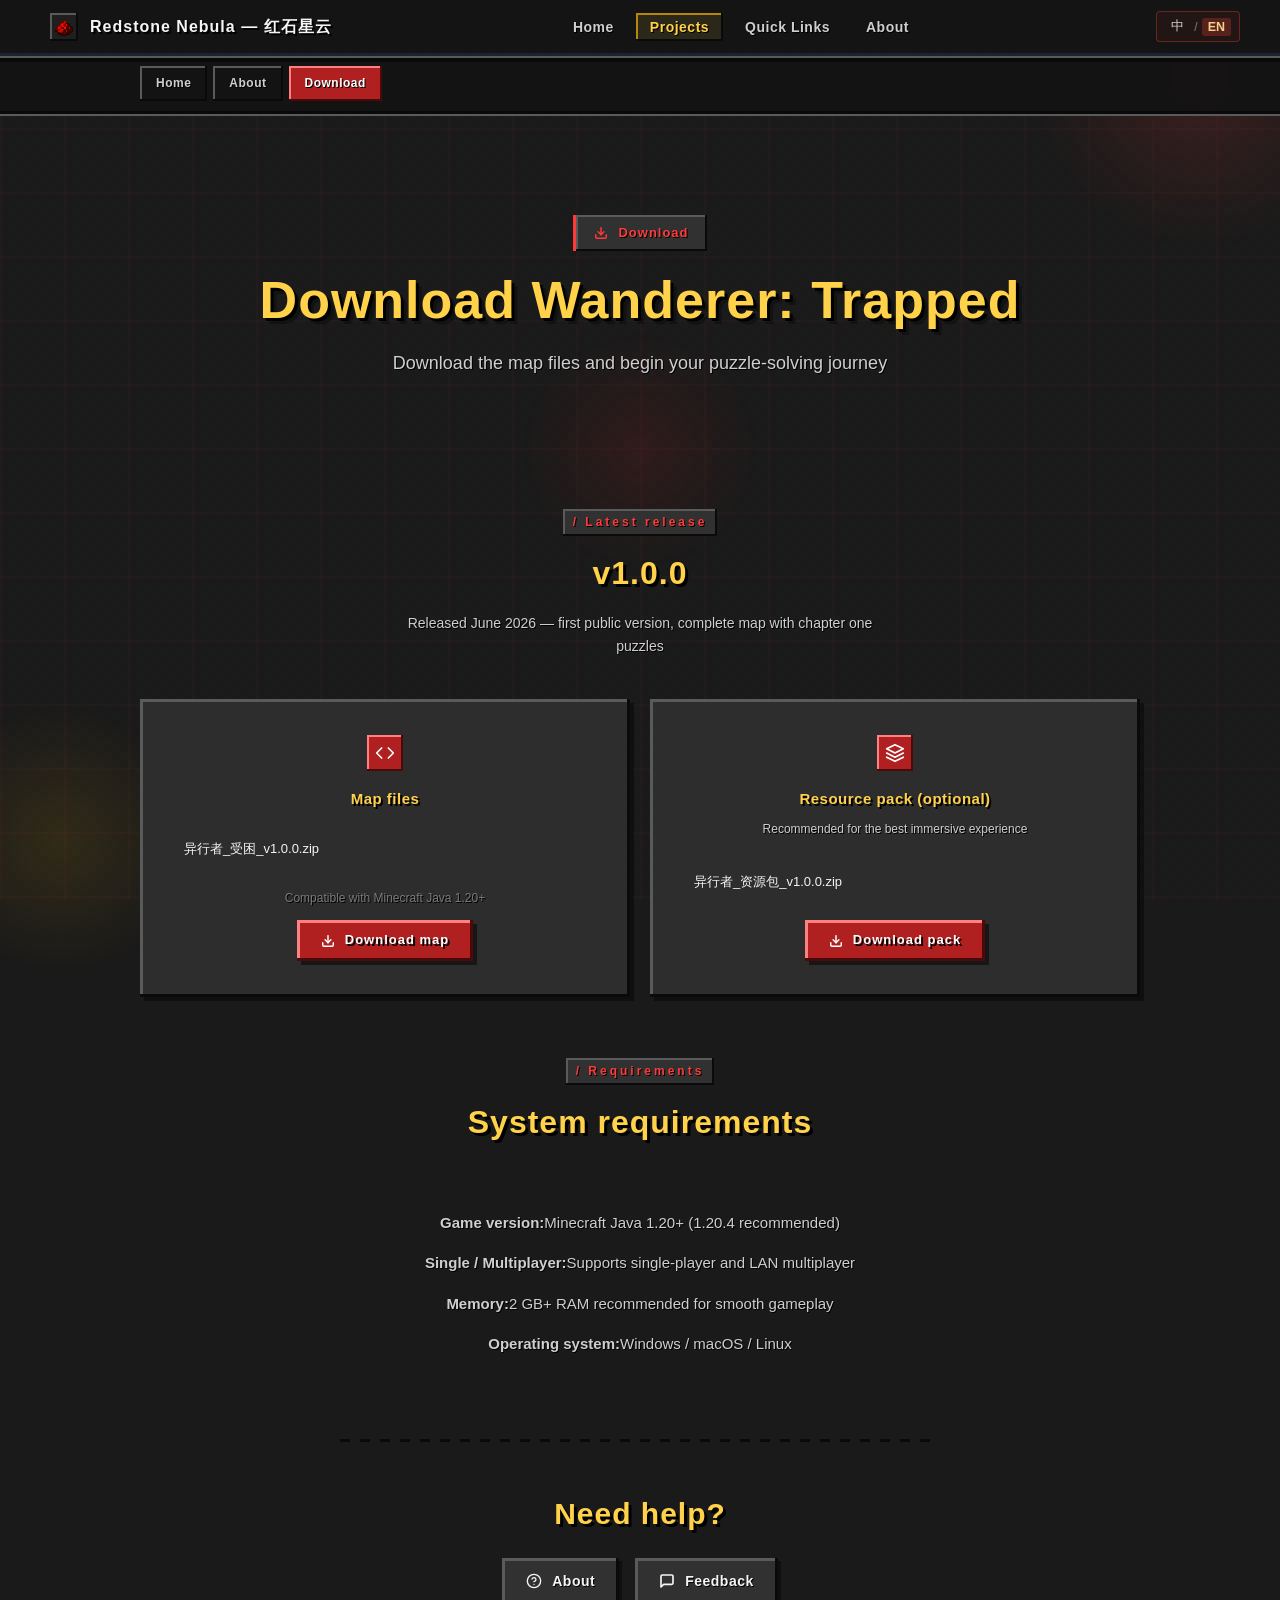
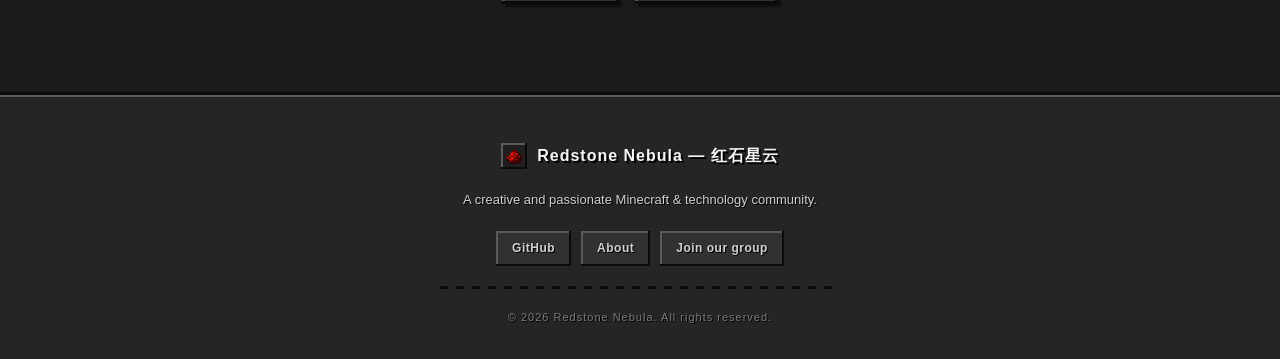
<file: project/yixingzhe1/page/download.html>
<!DOCTYPE html>
<html lang="zh-CN">
<head>
  <meta charset="UTF-8">
  <meta name="viewport" content="width=device-width, initial-scale=1.0">
  <title data-i18n-title="yxz.downloadTitle">异行者:受困 下载 — 红石星云</title>
  <meta name="theme-color" content="#c0392b">
  <link rel="manifest" href="../../manifest.webmanifest">
  <link rel="icon" type="image/png" href="../../png/redstone.png">
  <link rel="shortcut icon" type="image/png" href="../../png/redstone.png">
  <link rel="apple-touch-icon" href="../../png/redstone.png">
  <link rel="stylesheet" href="../css/styles.css">
</head>
<body>

  <div class="grid-bg"></div>
  <div class="orb orb-1"></div>
  <div class="orb orb-2"></div>
  <div class="orb orb-3"></div>

  <nav>
    <div class="nav-inner">
      <a href="../../../page/index.html" class="nav-logo">
        <img class="nav-logo-icon" src="../png/redstone.png" alt="RSN">
        <span data-i18n="brand">红石星云</span>
      </a>
      <button class="nav-toggle" aria-label="菜单">
        <span></span>
        <span></span>
        <span></span>
      </button>
      <ul class="nav-links">
        <li><a href="../../../page/index.html" data-i18n="nav.home">首页</a></li>
        <li><a href="../../../page/projects.html" class="active" data-i18n="nav.projects">核心项目</a></li>
        <li><a href="../../../page/entries.html" data-i18n="nav.entries">常用入口</a></li>
        <li><a href="../../../page/about.html" data-i18n="nav.about">关于我们</a></li>
      </ul>
    </div>
  </nav>

  <div class="project-subnav">
    <div class="project-subnav-inner">
      <a href="index.html" data-i18n="yxz.subnav.home">项目主页</a>
      <a href="intro.html" data-i18n="yxz.subnav.intro">详细介绍</a>
      <a href="download.html" class="active" data-i18n="yxz.subnav.download">下载</a>
    </div>
  </div>

  <div class="project-hero fade-in">
    <div class="project-hero-inner">
      <div class="project-hero-badge">
        <svg width="14" height="14" viewBox="0 0 24 24" fill="none" stroke="currentColor" stroke-width="2.5" stroke-linecap="round" stroke-linejoin="round"><path d="M21 15v4a2 2 0 0 1-2 2H5a2 2 0 0 1-2-2v-4"/><polyline points="7 10 12 15 17 10"/><line x1="12" y1="15" x2="12" y2="3"/></svg>
        <span data-i18n="yxz.subnav.download">下载</span>
      </div>
      <h1 data-i18n="yxz.downloadTitle">下载 异行者:受困</h1>
      <p class="project-subtitle" data-i18n="yxz.downloadSubtitle">下载异行者:受困 地图文件，开始你的解谜之旅</p>
    </div>
  </div>

  <div class="project-section fade-in" style="padding-top:0">
    <div class="project-section-inner">
      <div class="project-section-header">
        <span class="section-number" data-i18n="yxz.release.sec">/ 最新版本</span>
        <h2 data-i18n="yxz.release.version">v1.0.0</h2>
        <p data-i18n="yxz.release.desc">2026 年 6 月发布 ｜ 首个公开版本，包含完整的地图与第一章谜题</p>
      </div>
      <div class="features-grid" style="grid-template-columns:repeat(auto-fit,minmax(280px,1fr))">
        <div class="feature-card fade-in" style="text-align:center;padding:36px 28px">
          <div class="feature-card-icon" style="margin:0 auto 16px">
            <svg width="20" height="20" viewBox="0 0 24 24" fill="none" stroke="currentColor" stroke-width="2" stroke-linecap="round" stroke-linejoin="round"><polyline points="16 18 22 12 16 6"/><polyline points="8 6 2 12 8 18"/></svg>
          </div>
          <h4 data-i18n="yxz.release.mapTitle">地图文件</h4>
          <div style="background:var(--bg-card);border:1px solid var(--border-color);border-radius:8px;padding:12px 16px;margin:16px 0;font-family:var(--font-mono);font-size:13px;color:var(--accent-green);text-align:left;word-break:break-all">异行者_受困_v1.0.0.zip</div>
          <p style="font-size:12px;color:var(--text-muted)" data-i18n="yxz.release.mapDesc">适用于 Minecraft Java版 1.20+</p>
          <a href="#" class="btn btn-primary" style="font-size:13px;padding:10px 24px;margin-top:12px">
            <svg width="14" height="14" viewBox="0 0 24 24" fill="none" stroke="currentColor" stroke-width="2.5" stroke-linecap="round" stroke-linejoin="round"><path d="M21 15v4a2 2 0 0 1-2 2H5a2 2 0 0 1-2-2v-4"/><polyline points="7 10 12 15 17 10"/><line x1="12" y1="15" x2="12" y2="3"/></svg>
            <span data-i18n="yxz.release.mapBtn">下载地图</span>
          </a>
        </div>
        <div class="feature-card fade-in fade-in-delay-1" style="text-align:center;padding:36px 28px">
          <div class="feature-card-icon" style="margin:0 auto 16px">
            <svg width="20" height="20" viewBox="0 0 24 24" fill="none" stroke="currentColor" stroke-width="2" stroke-linecap="round" stroke-linejoin="round"><path d="M12 2L2 7l10 5 10-5-10-5z"/><path d="M2 17l10 5 10-5"/><path d="M2 12l10 5 10-5"/></svg>
          </div>
          <h4 data-i18n="yxz.release.rpTitle">资源包（可选）</h4>
          <p style="font-size:12px;margin-bottom:20px" data-i18n="yxz.release.rpDesc">推荐搭配专属资源包游玩，获得最佳沉浸体验</p>
          <div style="background:var(--bg-card);border:1px solid var(--border-color);border-radius:8px;padding:12px 16px;margin:16px 0;font-family:var(--font-mono);font-size:13px;color:var(--accent-green);text-align:left;word-break:break-all">异行者_资源包_v1.0.0.zip</div>
          <a href="#" class="btn btn-primary" style="font-size:13px;padding:10px 24px">
            <svg width="14" height="14" viewBox="0 0 24 24" fill="none" stroke="currentColor" stroke-width="2.5" stroke-linecap="round" stroke-linejoin="round"><path d="M21 15v4a2 2 0 0 1-2 2H5a2 2 0 0 1-2-2v-4"/><polyline points="7 10 12 15 17 10"/><line x1="12" y1="15" x2="12" y2="3"/></svg>
            <span data-i18n="yxz.release.rpBtn">下载资源包</span>
          </a>
        </div>
      </div>
    </div>
  </div>

  <div class="project-section fade-in" style="padding-top:0">
    <div class="project-section-inner">
      <div class="project-section-header">
        <span class="section-number" data-i18n="yxz.env.sec">/ 游玩须知</span>
        <h2 data-i18n="yxz.env.title">运行环境</h2>
      </div>
      <div class="project-description-block">
        <p><strong data-i18n="yxz.env.l1Label">游戏版本：</strong><span data-i18n="yxz.env.l1Desc">Minecraft Java版 1.20+（推荐 1.20.4）</span></p>
        <p style="margin-top:12px"><strong data-i18n="yxz.env.l2Label">单人 / 多人：</strong><span data-i18n="yxz.env.l2Desc">支持单人游玩与局域网联机</span></p>
        <p style="margin-top:12px"><strong data-i18n="yxz.env.l3Label">内存要求：</strong><span data-i18n="yxz.env.l3Desc">建议分配 2GB 以上内存以获得流畅体验</span></p>
        <p style="margin-top:12px"><strong data-i18n="yxz.env.l4Label">操作系统：</strong><span data-i18n="yxz.env.l4Desc">Windows / macOS / Linux 均可</span></p>
      </div>
    </div>
  </div>

  <div class="project-divider"></div>

  <div class="project-links-section fade-in">
    <h2 data-i18n="yxz.downloadLinks.title">获取帮助</h2>
    <div class="project-links-grid">
      <a href="intro.html" class="project-link-btn secondary">
        <svg width="16" height="16" viewBox="0 0 24 24" fill="none" stroke="currentColor" stroke-width="2" stroke-linecap="round" stroke-linejoin="round"><circle cx="12" cy="12" r="10"/><path d="M9.09 9a3 3 0 0 1 5.83 1c0 2-3 3-3 3"/><line x1="12" y1="17" x2="12.01" y2="17"/></svg>
        <span data-i18n="yxz.subnav.intro">查看介绍</span>
      </a>
      <a href="https://qr.dingtalk.com/action/joingroup?code=v1,k1,oKUAbB0qsuDhQNC77XGTSe56HIx+OQyYKzOWwFw1OL2dR7ksupjDEA==&amp;_dt_no_comment=1&amp;origin=11" target="_blank" class="project-link-btn secondary">
        <svg width="16" height="16" viewBox="0 0 24 24" fill="none" stroke="currentColor" stroke-width="2.5" stroke-linecap="round" stroke-linejoin="round"><path d="M21 15a2 2 0 0 1-2 2H7l-4 4V5a2 2 0 0 1 2-2h14a2 2 0 0 1 2 2z"/></svg>
        <span data-i18n="jmcl.links.feedback">反馈问题</span>
      </a>
    </div>
  </div>

  <footer>
    <div class="footer-inner">
      <a href="../../../page/index.html" class="footer-brand">
        <img class="footer-brand-icon" src="../png/redstone.png" alt="RSN">
        <span data-i18n="brand">红石星云</span>
      </a>
      <p class="footer-tagline" data-i18n="footer.tagline">一个充满创意与热情的 Minecraft & 技术社团。</p>
      <div class="footer-links">
        <a href="https://github.com/Redstone-Nebula" target="_blank" data-i18n="footer.github">GitHub</a>
        <a href="../../../page/about.html" data-i18n="footer.about">关于我们</a>
        <a href="https://qr.dingtalk.com/action/joingroup?code=v1,k1,oKUAbB0qsuDhQNC77XGTSe56HIx+OQyYKzOWwFw1OL2dR7ksupjDEA==&amp;_dt_no_comment=1&amp;origin=11" target="_blank" data-i18n="footer.joinGroup">加入交流群</a>
      </div>
      <div class="footer-divider"></div>
      <p class="footer-copy" data-i18n="footer.copyright">&copy; 2026 红石星云. All rights reserved.</p>
    </div>
  </footer>

  <script src="../js/script.js"></script>
  <script src="../js/i18n-dict.js"></script>
  <script src="../js/i18n.js"></script>
</body>
</html>
</file>
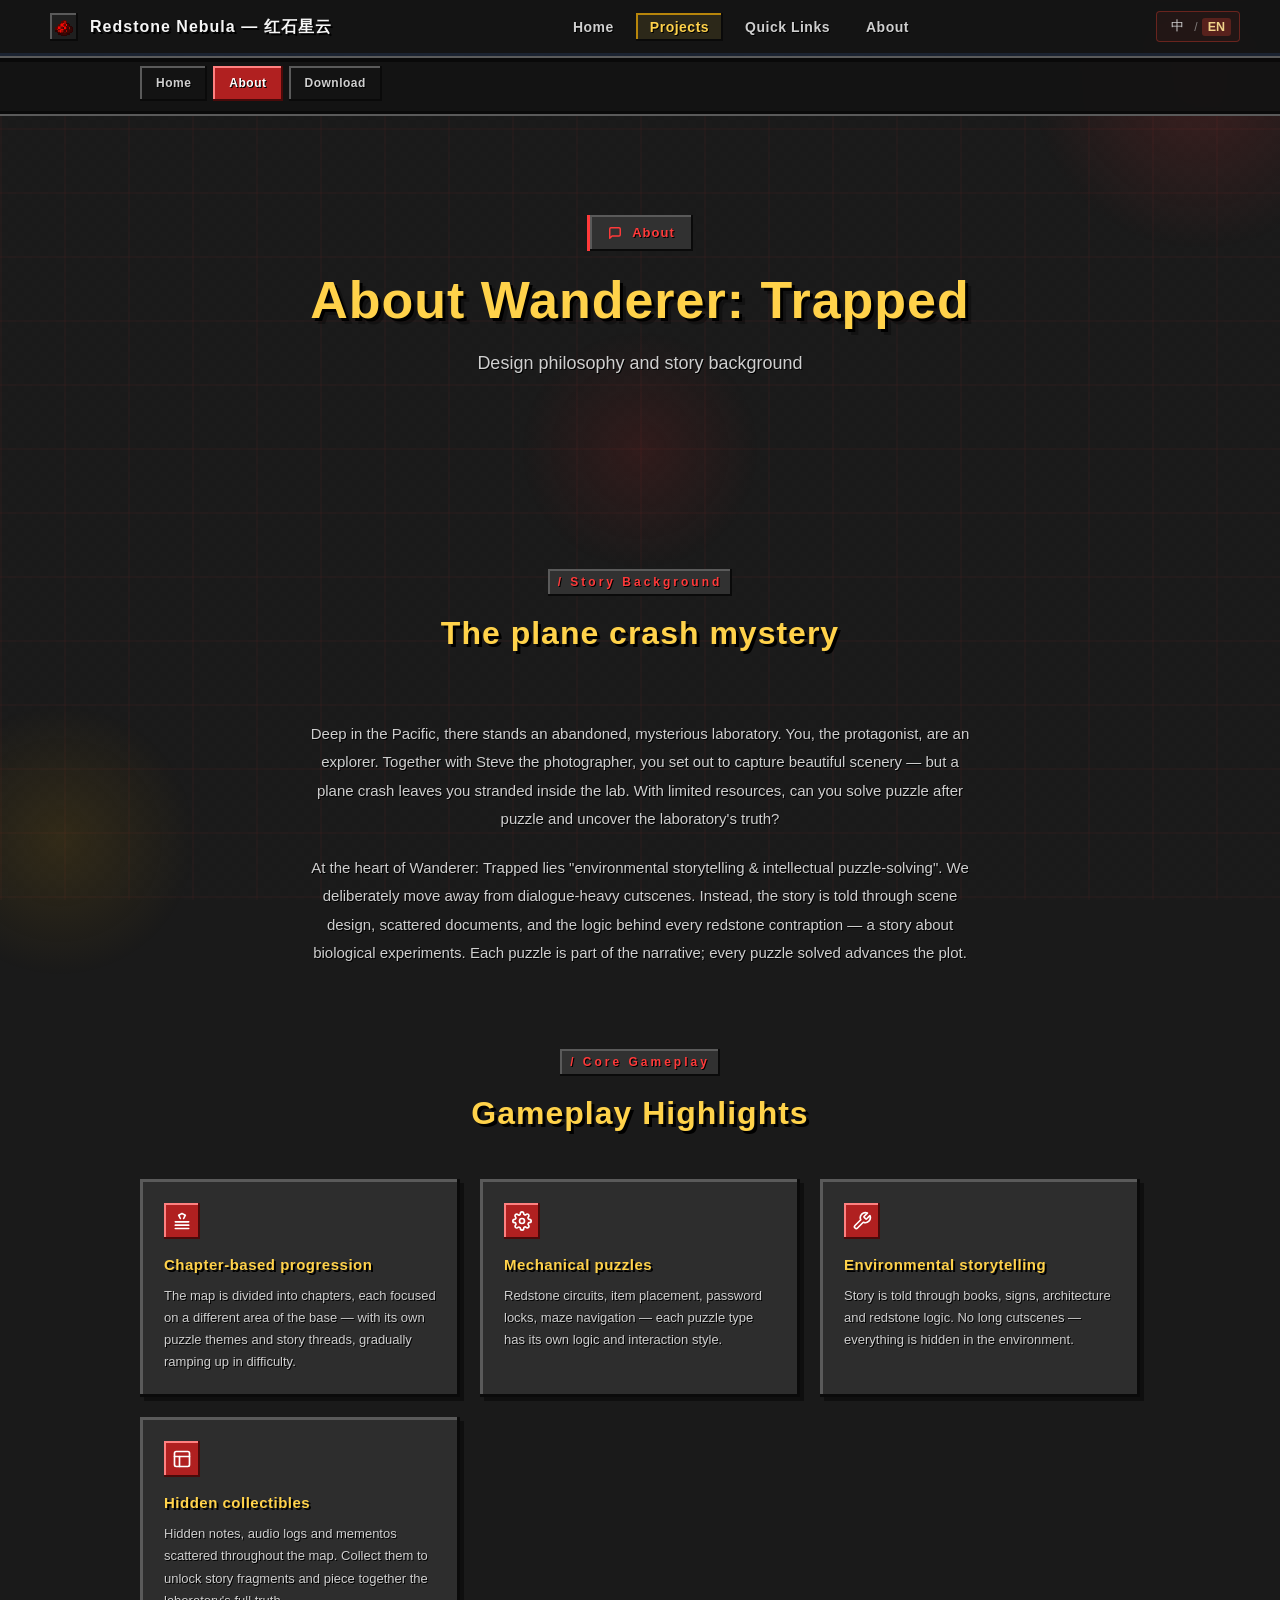
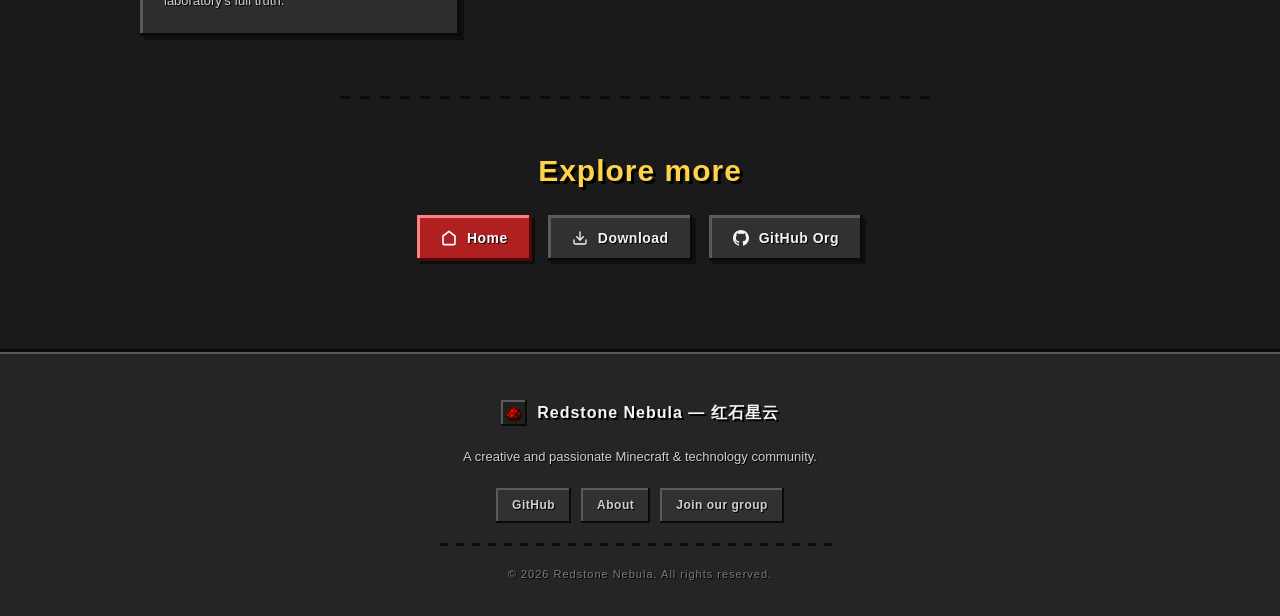
<file: project/yixingzhe1/page/intro.html>
<!DOCTYPE html>
<html lang="zh-CN">
<head>
  <meta charset="UTF-8">
  <meta name="viewport" content="width=device-width, initial-scale=1.0">
  <title data-i18n-title="yxz.introTitle">异行者:受困 详细介绍 — 红石星云</title>
  <meta name="theme-color" content="#c0392b">
  <link rel="manifest" href="../../manifest.webmanifest">
  <link rel="icon" type="image/png" href="../../png/redstone.png">
  <link rel="shortcut icon" type="image/png" href="../../png/redstone.png">
  <link rel="apple-touch-icon" href="../../png/redstone.png">
  <link rel="stylesheet" href="../css/styles.css">
</head>
<body>

  <div class="grid-bg"></div>
  <div class="orb orb-1"></div>
  <div class="orb orb-2"></div>
  <div class="orb orb-3"></div>

  <nav>
    <div class="nav-inner">
      <a href="../../../page/index.html" class="nav-logo">
        <img class="nav-logo-icon" src="../png/redstone.png" alt="RSN">
        <span data-i18n="brand">红石星云</span>
      </a>
      <button class="nav-toggle" aria-label="菜单">
        <span></span>
        <span></span>
        <span></span>
      </button>
      <ul class="nav-links">
        <li><a href="../../../page/index.html" data-i18n="nav.home">首页</a></li>
        <li><a href="../../../page/projects.html" class="active" data-i18n="nav.projects">核心项目</a></li>
        <li><a href="../../../page/entries.html" data-i18n="nav.entries">常用入口</a></li>
        <li><a href="../../../page/about.html" data-i18n="nav.about">关于我们</a></li>
      </ul>
    </div>
  </nav>

  <div class="project-subnav">
    <div class="project-subnav-inner">
      <a href="index.html" data-i18n="yxz.subnav.home">项目主页</a>
      <a href="intro.html" class="active" data-i18n="yxz.subnav.intro">详细介绍</a>
      <a href="download.html" data-i18n="yxz.subnav.download">下载</a>
    </div>
  </div>

  <div class="project-hero fade-in">
    <div class="project-hero-inner">
      <div class="project-hero-badge">
        <svg width="14" height="14" viewBox="0 0 24 24" fill="none" stroke="currentColor" stroke-width="2.5" stroke-linecap="round" stroke-linejoin="round"><path d="M21 15a2 2 0 0 1-2 2H7l-4 4V5a2 2 0 0 1 2-2h14a2 2 0 0 1 2 2z"/></svg>
        <span data-i18n="yxz.subnav.intro">详细介绍</span>
      </div>
      <h1 data-i18n="yxz.introHeroTitle">关于 异行者:受困</h1>
      <p class="project-subtitle" data-i18n="yxz.introHeroSubtitle">深入了解异行者:受困 的设计理念与故事背景</p>
    </div>
  </div>

  <div class="project-section fade-in">
    <div class="project-section-inner">
      <div class="project-section-header">
        <span class="section-number" data-i18n="yxz.story.sec">/ 故事背景</span>
        <h2 data-i18n="yxz.story.title">飞机意外之谜</h2>
      </div>
      <div class="project-description-block">
        <p data-i18n="yxz.story.p1">在遥远的太平洋，有一座被遗弃的神秘实验室。作为主角的你，是一名探险家，本来和摄影师史蒂夫一起去拍摄好看的照片，却意外的因为飞机意外而被困在了这座实验室中，你们能在资源有限的情况下，解开层层谜题，寻找出实验室的真相吗？</p>
        <p style="margin-top:20px" data-i18n="yxz.story.p2">异行者:受困 的核心理念是"环境叙事与智慧解谜"。我们摒弃了传统的对话框式剧情推进，转而通过场景布置、散落文件、红石机关的逻辑暗示来讲述一个关于生物实验的故事。每一道谜题都是故事的一部分，每一次解谜都在推动剧情向前发展。</p>
      </div>
    </div>
  </div>

  <div class="project-section fade-in" style="padding-top:0">
    <div class="project-section-inner">
      <div class="project-section-header">
        <span class="section-number" data-i18n="yxz.core.sec">/ 核心玩法</span>
        <h2 data-i18n="yxz.core.title">玩法特色</h2>
      </div>
      <div class="features-grid">
        <div class="feature-card fade-in">
          <div class="feature-card-icon">
            <svg width="20" height="20" viewBox="0 0 24 24" fill="none" stroke="currentColor" stroke-width="2" stroke-linecap="round" stroke-linejoin="round"><path d="M4 17h16"/><path d="M4 21h16"/><path d="M4 13h16"/><path d="M10 9 8 5 12 3l4 2-2 4"/></svg>
          </div>
          <h4 data-i18n="yxz.core.f1.title">章节式关卡</h4>
          <p data-i18n="yxz.core.f1.desc">地图分为多个章节，每个章节围绕基地的不同区域展开，包含独立的谜题主题与故事线，难度循序渐进。</p>
        </div>
        <div class="feature-card fade-in fade-in-delay-1">
          <div class="feature-card-icon">
            <svg width="20" height="20" viewBox="0 0 24 24" fill="none" stroke="currentColor" stroke-width="2" stroke-linecap="round" stroke-linejoin="round"><circle cx="12" cy="12" r="3"/><path d="M19.4 15a1.65 1.65 0 0 0 .33 1.82l.06.06a2 2 0 0 1 0 2.83 2 2 0 0 1-2.83 0l-.06-.06a1.65 1.65 0 0 0-1.82-.33 1.65 1.65 0 0 0-1 1.51V21a2 2 0 0 1-2 2 2 2 0 0 1-2-2v-.09A1.65 1.65 0 0 0 9 19.4a1.65 1.65 0 0 0-1.82.33l-.06.06a2 2 0 0 1-2.83 0 2 2 0 0 1 0-2.83l.06-.06A1.65 1.65 0 0 0 4.68 15a1.65 1.65 0 0 0-1.51-1H3a2 2 0 0 1-2-2 2 2 0 0 1 2-2h.09A1.65 1.65 0 0 0 4.6 9a1.65 1.65 0 0 0-.33-1.82l-.06-.06a2 2 0 0 1 0-2.83 2 2 0 0 1 2.83 0l.06.06A1.65 1.65 0 0 0 9 4.68a1.65 1.65 0 0 0 1-1.51V3a2 2 0 0 1 2-2 2 2 0 0 1 2 2v.09a1.65 1.65 0 0 0 1 1.51 1.65 1.65 0 0 0 1.82-.33l.06-.06a2 2 0 0 1 2.83 0 2 2 0 0 1 0 2.83l-.06.06a1.65 1.65 0 0 0-.33 1.82V9a1.65 1.65 0 0 0 1.51 1H21a2 2 0 0 1 2 2 2 2 0 0 1-2 2h-.09a1.65 1.65 0 0 0-1.51 1z"/></svg>
          </div>
          <h4 data-i18n="yxz.core.f2.title">机关解谜</h4>
          <p data-i18n="yxz.core.f2.desc">涵盖红石电路、物品摆放、密码破解、迷宫导航等多种谜题类型，每种机关都有独特的解谜逻辑与互动方式。</p>
        </div>
        <div class="feature-card fade-in fade-in-delay-2">
          <div class="feature-card-icon">
            <svg width="20" height="20" viewBox="0 0 24 24" fill="none" stroke="currentColor" stroke-width="2" stroke-linecap="round" stroke-linejoin="round"><path d="M14.7 6.3a1 1 0 0 0 0 1.4l1.6 1.6a1 1 0 0 0 1.4 0l3.77-3.77a6 6 0 0 1-7.94 7.94l-6.91 6.91a2.12 2.12 0 0 1-3-3l6.91-6.91a6 6 0 0 1 7.94-7.94l-3.76 3.76z"/></svg>
          </div>
          <h4 data-i18n="yxz.core.f3.title">环境叙事</h4>
          <p data-i18n="yxz.core.f3.desc">通过场景中的书籍、告示牌、建筑布局和红石逻辑来传达故事信息，没有冗长的过场动画，一切隐藏在环境中。</p>
        </div>
        <div class="feature-card fade-in fade-in-delay-3">
          <div class="feature-card-icon">
            <svg width="20" height="20" viewBox="0 0 24 24" fill="none" stroke="currentColor" stroke-width="2" stroke-linecap="round" stroke-linejoin="round"><rect x="3" y="3" width="18" height="18" rx="2" ry="2"/><line x1="3" y1="9" x2="21" y2="9"/><line x1="9" y1="21" x2="9" y2="9"/></svg>
          </div>
          <h4 data-i18n="yxz.core.f4.title">隐藏收集</h4>
          <p data-i18n="yxz.core.f4.desc">散布在地图中的隐藏笔记、录音和纪念品，收集它们可以解锁背景故事碎片，拼凑出实验室的完整真相。</p>
        </div>
      </div>
    </div>
  </div>

  <div class="project-divider"></div>

  <div class="project-links-section fade-in">
    <h2 data-i18n="yxz.introLinks.title">探索更多</h2>
    <div class="project-links-grid">
      <a href="index.html" class="project-link-btn primary">
        <svg width="16" height="16" viewBox="0 0 24 24" fill="none" stroke="currentColor" stroke-width="2.5" stroke-linecap="round" stroke-linejoin="round"><path d="M3 9l9-7 9 7v11a2 2 0 0 1-2 2H5a2 2 0 0 1-2-2z"/></svg>
        <span data-i18n="yxz.subnav.home">项目主页</span>
      </a>
      <a href="download.html" class="project-link-btn secondary">
        <svg width="16" height="16" viewBox="0 0 24 24" fill="none" stroke="currentColor" stroke-width="2" stroke-linecap="round" stroke-linejoin="round"><path d="M21 15v4a2 2 0 0 1-2 2H5a2 2 0 0 1-2-2v-4"/><polyline points="7 10 12 15 17 10"/><line x1="12" y1="15" x2="12" y2="3"/></svg>
        <span data-i18n="yxz.subnav.download">下载</span>
      </a>
      <a href="#" class="project-link-btn secondary">
        <svg width="16" height="16" viewBox="0 0 24 24" fill="currentColor"><path d="M12 0c-6.626 0-12 5.373-12 12 0 5.302 3.438 9.8 8.207 11.387.599.111.793-.261.793-.577v-2.234c-3.338.726-4.033-1.416-4.033-1.416-.546-1.387-1.333-1.756-1.333-1.756-1.089-.745.083-.729.083-.729 1.205.084 1.839 1.237 1.839 1.237 1.07 1.834 2.807 1.304 3.492.997.107-.775.418-1.305.762-1.604-2.665-.305-5.467-1.334-5.467-5.931 0-1.311.469-2.381 1.236-3.221-.124-.303-.535-1.524.117-3.176 0 0 1.008-.322 3.301 1.23.957-.266 1.983-.399 3.003-.404 1.02.005 2.047.138 3.006.404 2.291-1.552 3.297-1.23 3.297-1.23.653 1.653.242 2.874.118 3.176.77.84 1.235 1.911 1.235 3.221 0 4.609-2.807 5.624-5.479 5.921.43.372.823 1.102.823 2.222v3.293c0 .319.192.694.801.576 4.765-1.589 8.199-6.086 8.199-11.386 0-6.627-5.373-12-12-12z"/></svg>
        <span data-i18n="home.btn.gh">GitHub</span>
      </a>
    </div>
  </div>

  <footer>
    <div class="footer-inner">
      <a href="../../../page/index.html" class="footer-brand">
        <img class="footer-brand-icon" src="../png/redstone.png" alt="RSN">
        <span data-i18n="brand">红石星云</span>
      </a>
      <p class="footer-tagline" data-i18n="footer.tagline">一个充满创意与热情的 Minecraft & 技术社团。</p>
      <div class="footer-links">
        <a href="https://github.com/Redstone-Nebula" target="_blank" data-i18n="footer.github">GitHub</a>
        <a href="../../../page/about.html" data-i18n="footer.about">关于我们</a>
        <a href="https://qr.dingtalk.com/action/joingroup?code=v1,k1,oKUAbB0qsuDhQNC77XGTSe56HIx+OQyYKzOWwFw1OL2dR7ksupjDEA==&amp;_dt_no_comment=1&amp;origin=11" target="_blank" data-i18n="footer.joinGroup">加入交流群</a>
      </div>
      <div class="footer-divider"></div>
      <p class="footer-copy" data-i18n="footer.copyright">&copy; 2026 红石星云. All rights reserved.</p>
    </div>
  </footer>

  <script src="../js/script.js"></script>
  <script src="../js/i18n-dict.js"></script>
  <script src="../js/i18n.js"></script>
</body>
</html>
</file>
<file: css/styles.css>
/* =========================================================
   红石星云 — Minecraft 风格 UI
   像素化设计：方块边框、MC 配色、物品槽按钮
   ========================================================= */

*, *::before, *::after {
  margin: 0;
  padding: 0;
  box-sizing: border-box;
}

/* ---------- 像素字体 & 渲染优化 ---------- */
:root {
  /* 配色：黑曜石底 + 红石强调 + 金砂文本 */
  --bg-primary: #1a1a1a;
  --bg-secondary: #252525;
  --bg-card: #2d2d2d;
  --bg-card-hover: #3a3a3a;
  --bg-slot: #313131;
  --bg-slot-inner: #1f1f1f;
  --bg-nav: rgba(20, 20, 20, 0.96);

  /* MC 风格边框颜色：外深 + 内亮（像素斜切感） */
  --border-dark: #0a0a0a;
  --border-light: #5a5a5a;
  --border-redstone-dark: #4a0a0a;
  --border-redstone-light: #ff4a4a;

  /* 文字 */
  --text-primary: #f5f5f5;
  --text-secondary: #cfcfcf;
  --text-muted: #7a7a7a;
  --text-shadow: 2px 2px 0 #000000;

  /* 强调色：红石红 / 金砂黄 / 绿宝石 */
  --accent-redstone: #ff3a3a;
  --accent-redstone-dim: #b02020;
  --accent-gold: #ffd24a;
  --accent-gold-dim: #b8860b;
  --accent-emerald: #3adb5a;
  --accent-emerald-dim: #1f8a34;

  /* 阴影 - 像素块风格 */
  --shadow-block:
    inset -2px -2px 0 var(--border-dark),
    inset 2px 2px 0 var(--border-light);
  --shadow-block-dark:
    inset -3px -3px 0 #000,
    inset 3px 3px 0 #3a3a3a;
  --shadow-redstone:
    inset -2px -2px 0 var(--border-redstone-dark),
    inset 2px 2px 0 var(--border-redstone-light);

  /* 字体 */
  --font-pixel:
    'Minecraft', 'Press Start 2P', 'VT323',
    'Courier New', monospace;
  --font-sans:
    'Minecraft', 'Press Start 2P', 'Noto Sans SC',
    'PingFang SC', 'Microsoft YaHei',
    -apple-system, BlinkMacSystemFont, 'Segoe UI', sans-serif;
}

html {
  scroll-behavior: smooth;
  image-rendering: pixelated;
  image-rendering: -moz-crisp-edges;
  image-rendering: crisp-edges;
}

/* ---------- 滚动条（像素风格） ---------- */
html {
  scrollbar-color: var(--accent-redstone-dim) var(--bg-primary);
  scrollbar-width: thin;
}

::-webkit-scrollbar {
  width: 12px;
}
::-webkit-scrollbar-track {
  background: var(--bg-primary);
  border-left: 2px solid var(--border-dark);
}
::-webkit-scrollbar-thumb {
  background: var(--bg-slot);
  border: 2px solid var(--border-dark);
  box-shadow: inset 1px 1px 0 var(--border-light);
}
::-webkit-scrollbar-thumb:hover {
  background: var(--accent-redstone-dim);
}

/* ---------- 主体 ---------- */
body {
  font-family: var(--font-sans);
  background: var(--bg-primary);
  color: var(--text-primary);
  line-height: 1.6;
  overflow-x: hidden;
  -webkit-font-smoothing: antialiased;
  font-smooth: never;
}

/* 像素方块纹理背景（使用 SVG 生成重复的 16x16 方块） */
body::before {
  content: '';
  position: fixed;
  inset: 0;
  z-index: -1;
  opacity: 0.05;
  background-image:
    linear-gradient(45deg, #444 25%, transparent 25%),
    linear-gradient(-45deg, #444 25%, transparent 25%),
    linear-gradient(45deg, transparent 75%, #444 75%),
    linear-gradient(-45deg, transparent 75%, #444 75%);
  background-size: 16px 16px;
  background-position: 0 0, 0 8px, 8px -8px, -8px 0;
  pointer-events: none;
}

/* 大网格背景（像 Minecraft 的区块网格） */
.grid-bg {
  position: fixed;
  inset: 0;
  z-index: -1;
  background-image:
    linear-gradient(rgba(255, 58, 58, 0.035) 2px, transparent 2px),
    linear-gradient(90deg, rgba(255, 58, 58, 0.035) 2px, transparent 2px);
  background-size: 64px 64px;
  pointer-events: none;
}

/* ---------- 装饰性光晕（淡化为像素方块感） ---------- */
.orb {
  position: fixed;
  pointer-events: none;
  z-index: -1;
  opacity: 0.15;
  /* 像红石火把的闪烁光 */
}

.orb-1 {
  width: 400px;
  height: 400px;
  background: radial-gradient(circle, var(--accent-redstone) 0%, transparent 60%);
  top: -120px;
  right: -120px;
  animation: orb-flicker 4s ease-in-out infinite;
}

.orb-2 {
  width: 320px;
  height: 320px;
  background: radial-gradient(circle, var(--accent-gold-dim) 0%, transparent 60%);
  bottom: -100px;
  left: -100px;
  animation: orb-flicker 5s ease-in-out infinite;
}

.orb-3 {
  width: 280px;
  height: 280px;
  background: radial-gradient(circle, var(--accent-redstone-dim) 0%, transparent 60%);
  top: 50%;
  left: 50%;
  transform: translate(-50%, -50%);
  animation: orb-flicker 3.5s ease-in-out infinite;
}

@keyframes orb-flicker {
  0%, 100% { opacity: 0.1; transform: translate(0, 0) scale(1); }
  33% { opacity: 0.2; transform: translate(-20px, 15px) scale(1.05); }
  66% { opacity: 0.12; transform: translate(15px, -10px) scale(0.95); }
}

.orb-3 { animation-name: orb-flicker-center; }
@keyframes orb-flicker-center {
  0%, 100% { opacity: 0.08; transform: translate(-50%, -50%) scale(1); }
  50% { opacity: 0.18; transform: translate(-50%, -50%) scale(1.1); }
}

/* ---------- 导航栏（像 Minecraft 物品栏顶部） ---------- */
nav {
  position: fixed;
  top: 0;
  left: 0;
  right: 0;
  z-index: 1000;
  background: var(--bg-nav);
  padding: 0 24px;
  height: 56px;
  display: flex;
  align-items: center;
  justify-content: center;
  border-bottom: 3px solid var(--border-dark);
  box-shadow: 0 2px 0 var(--border-light), 0 6px 0 rgba(0, 0, 0, 0.5);
  backdrop-filter: blur(4px);
  -webkit-backdrop-filter: blur(4px);
}

.nav-inner {
  max-width: 1200px;
  width: 100%;
  display: flex;
  align-items: center;
  justify-content: space-between;
}

.nav-logo {
  display: flex;
  align-items: center;
  gap: 12px;
  text-decoration: none;
  color: var(--text-primary);
  font-weight: 700;
  font-size: 16px;
  letter-spacing: 1px;
  text-shadow: var(--text-shadow);
  padding: 6px 10px;
  transition: color 0.15s;
}
.nav-logo:hover {
  color: var(--accent-gold);
}

.nav-logo-icon {
  width: 28px;
  height: 28px;
  object-fit: cover;
  flex-shrink: 0;
  image-rendering: pixelated;
  /* 像一个 MC 物品槽 */
  padding: 2px;
  background: var(--bg-slot-inner);
  box-shadow:
    inset -2px -2px 0 var(--border-dark),
    inset 2px 2px 0 var(--border-light);
}

.nav-links {
  display: flex;
  gap: 4px;
  list-style: none;
  align-items: center;
}

/* 导航链接：像可点击的物品槽按钮 */
.nav-links a {
  text-decoration: none;
  color: var(--text-secondary);
  font-size: 14px;
  font-weight: 600;
  letter-spacing: 0.5px;
  padding: 8px 16px;
  position: relative;
  text-shadow: 1px 1px 0 #000;
  transition: all 0.15s;
  background: transparent;
}

.nav-links a::after {
  content: '';
  position: absolute;
  inset: 2px;
  background: transparent;
  box-shadow:
    inset -2px -2px 0 transparent,
    inset 2px 2px 0 transparent;
  transition: all 0.15s;
  z-index: -1;
  pointer-events: none;
}

.nav-links a:hover {
  color: var(--text-primary);
}
.nav-links a:hover::after {
  background: rgba(255, 58, 58, 0.12);
  box-shadow:
    inset -2px -2px 0 var(--border-dark),
    inset 2px 2px 0 var(--border-light);
}

.nav-links a.active {
  color: var(--accent-gold);
}
.nav-links a.active::after {
  background: rgba(255, 210, 74, 0.1);
  box-shadow:
    inset -2px -2px 0 var(--border-dark),
    inset 2px 2px 0 var(--accent-gold-dim);
}

/* 移动端切换按钮 */
.nav-toggle {
  display: none;
  flex-direction: column;
  gap: 4px;
  background: var(--bg-slot);
  border: none;
  cursor: pointer;
  padding: 8px;
  box-shadow:
    inset -2px -2px 0 var(--border-dark),
    inset 2px 2px 0 var(--border-light);
}

.nav-toggle span {
  width: 22px;
  height: 3px;
  background: var(--text-primary);
  transition: 0.2s;
  box-shadow: 1px 1px 0 #000;
}

.nav-toggle.active span:nth-child(1) {
  transform: rotate(45deg) translate(5px, 5px);
}
.nav-toggle.active span:nth-child(2) {
  opacity: 0;
}
.nav-toggle.active span:nth-child(3) {
  transform: rotate(-45deg) translate(6px, -6px);
}

main {
  max-width: 1200px;
  margin: 0 auto;
  padding: 0 24px;
}

.page-content {
  padding: 88px 48px 0;
}

/* ---------- Hero 区域 ---------- */
.hero {
  min-height: 100vh;
  display: flex;
  flex-direction: column;
  justify-content: center;
  padding: 120px 48px 80px;
  position: relative;
}

.hero-tag {
  display: inline-flex;
  align-items: center;
  gap: 10px;
  padding: 8px 18px;
  background: var(--bg-slot);
  color: var(--text-primary);
  font-size: 13px;
  font-weight: 600;
  letter-spacing: 1px;
  margin-bottom: 28px;
  width: fit-content;
  text-shadow: 1px 1px 0 #000;
  /* 物品槽外观 */
  box-shadow:
    inset -2px -2px 0 var(--border-dark),
    inset 2px 2px 0 var(--border-light),
    0 0 0 2px var(--accent-redstone-dim);
  border-left: 3px solid var(--accent-redstone);
}

.hero-tag-dot {
  width: 10px;
  height: 10px;
  background: var(--accent-redstone);
  box-shadow:
    inset -1px -1px 0 var(--border-redstone-dark),
    inset 1px 1px 0 var(--border-redstone-light);
  animation: pulse-redstone 1.5s ease-in-out infinite;
}

@keyframes pulse-redstone {
  0%, 100% { background: var(--accent-redstone); box-shadow: inset -1px -1px 0 var(--border-redstone-dark), inset 1px 1px 0 var(--border-redstone-light), 0 0 8px rgba(255, 58, 58, 0.8); }
  50% { background: var(--accent-redstone-dim); box-shadow: inset -1px -1px 0 var(--border-redstone-dark), inset 1px 1px 0 var(--border-redstone-light), 0 0 2px rgba(255, 58, 58, 0.3); }
}

.hero h1 {
  font-size: clamp(36px, 6vw, 64px);
  font-weight: 800;
  line-height: 1.1;
  letter-spacing: 1px;
  margin-bottom: 24px;
  text-shadow:
    3px 3px 0 #000,
    6px 6px 0 rgba(0, 0, 0, 0.3);
}

.hero h1 .gradient-text {
  color: var(--accent-gold);
  text-shadow:
    3px 3px 0 #000,
    0 0 20px rgba(255, 210, 74, 0.5);
  animation: gold-flicker 3s ease-in-out infinite;
}

@keyframes gold-flicker {
  0%, 100% { color: var(--accent-gold); }
  50% { color: #fff0a0; }
}

.hero p {
  font-size: clamp(15px, 1.8vw, 18px);
  color: var(--text-secondary);
  max-width: 640px;
  margin-bottom: 40px;
  line-height: 1.8;
  text-shadow: 1px 1px 0 #000;
}

.hero-actions {
  display: flex;
  gap: 16px;
  flex-wrap: wrap;
}

/* ---------- 按钮（MC 风格物品槽按钮） ---------- */
.btn {
  display: inline-flex;
  align-items: center;
  gap: 10px;
  padding: 14px 28px;
  font-size: 15px;
  font-weight: 700;
  letter-spacing: 1px;
  text-decoration: none;
  cursor: pointer;
  border: none;
  color: var(--text-primary);
  background: var(--bg-slot);
  text-shadow: 2px 2px 0 #000;
  /* 典型的 MC 按钮：外层深色 + 内层浅色斜切 */
  box-shadow:
    inset -3px -3px 0 var(--border-dark),
    inset 3px 3px 0 var(--border-light),
    4px 4px 0 rgba(0, 0, 0, 0.4);
  transition: all 0.1s;
  image-rendering: pixelated;
}

.btn:hover {
  background: var(--bg-card-hover);
  transform: translate(-1px, -1px);
  box-shadow:
    inset -3px -3px 0 var(--border-dark),
    inset 3px 3px 0 var(--border-light),
    5px 5px 0 rgba(0, 0, 0, 0.5);
}

.btn:active {
  transform: translate(2px, 2px);
  box-shadow:
    inset -2px -2px 0 var(--border-dark),
    inset 2px 2px 0 var(--border-light),
    1px 1px 0 rgba(0, 0, 0, 0.5);
}

/* 红石强调按钮 */
.btn-primary {
  background: var(--accent-redstone-dim);
  color: #fff;
  box-shadow:
    inset -3px -3px 0 var(--border-redstone-dark),
    inset 3px 3px 0 #ff8080,
    4px 4px 0 rgba(0, 0, 0, 0.5);
}

.btn-primary:hover {
  background: var(--accent-redstone);
}

/* 次要按钮 */
.btn-secondary {
  background: var(--bg-slot);
}

.hero-tech {
  display: flex;
  gap: 10px;
  flex-wrap: wrap;
  margin-top: 48px;
  padding-top: 24px;
  border-top: 3px solid var(--border-dark);
  box-shadow: inset 0 2px 0 var(--border-light);
  padding-bottom: 0;
}

.tech-badge {
  padding: 8px 14px;
  background: var(--bg-slot);
  color: var(--text-secondary);
  font-size: 12px;
  font-weight: 600;
  letter-spacing: 0.5px;
  text-shadow: 1px 1px 0 #000;
  transition: all 0.15s;
  box-shadow:
    inset -2px -2px 0 var(--border-dark),
    inset 2px 2px 0 var(--border-light);
}

.tech-badge:hover {
  background: var(--accent-redstone-dim);
  color: #fff;
  transform: translate(-1px, -1px);
  box-shadow:
    inset -2px -2px 0 var(--border-redstone-dark),
    inset 2px 2px 0 #ff8080,
    3px 3px 0 rgba(0, 0, 0, 0.4);
}

/* ---------- 通用 Section ---------- */
section {
  padding: 80px 0;
}

.section-header {
  text-align: center;
  margin-bottom: 48px;
}

.section-header h2 {
  font-size: clamp(28px, 4vw, 40px);
  font-weight: 800;
  margin-bottom: 12px;
  letter-spacing: 1px;
  color: var(--accent-gold);
  text-shadow:
    3px 3px 0 #000,
    6px 6px 0 rgba(0, 0, 0, 0.3);
}

.section-header p {
  color: var(--text-secondary);
  font-size: 15px;
  max-width: 520px;
  margin: 0 auto;
  text-shadow: 1px 1px 0 #000;
  line-height: 1.7;
}

.section-number {
  display: inline-block;
  font-size: 12px;
  color: var(--accent-redstone);
  font-weight: 700;
  letter-spacing: 3px;
  margin-bottom: 12px;
  text-shadow: 1px 1px 0 #000;
  padding: 4px 10px;
  background: var(--bg-slot);
  box-shadow:
    inset -2px -2px 0 var(--border-dark),
    inset 2px 2px 0 var(--border-light);
}

/* ---------- 项目卡片（像 MC 的物品展示框） ---------- */
.projects-grid {
  display: grid;
  grid-template-columns: repeat(auto-fit, minmax(320px, 1fr));
  gap: 24px;
}

.project-card {
  background: var(--bg-card);
  padding: 28px;
  position: relative;
  transition: all 0.2s;
  overflow: hidden;
  /* 像素块边框 */
  box-shadow:
    inset -4px -4px 0 var(--border-dark),
    inset 4px 4px 0 var(--border-light),
    6px 6px 0 rgba(0, 0, 0, 0.4);
}

.project-card::before {
  content: '';
  position: absolute;
  top: 0;
  left: 0;
  right: 0;
  height: 6px;
  background: repeating-linear-gradient(
    90deg,
    var(--accent-redstone) 0,
    var(--accent-redstone) 12px,
    var(--accent-redstone-dim) 12px,
    var(--accent-redstone-dim) 24px
  );
  box-shadow: 0 2px 0 var(--border-dark);
}

.project-card:hover {
  background: var(--bg-card-hover);
  transform: translate(-2px, -2px);
  box-shadow:
    inset -4px -4px 0 var(--border-dark),
    inset 4px 4px 0 var(--border-light),
    8px 8px 0 rgba(255, 58, 58, 0.3);
}

.project-card-header {
  display: flex;
  align-items: flex-start;
  justify-content: space-between;
  margin-bottom: 18px;
  gap: 12px;
  padding-top: 8px;
}

.project-card h3 {
  font-size: 20px;
  font-weight: 800;
  color: var(--accent-gold);
  text-shadow: 2px 2px 0 #000;
  letter-spacing: 0.5px;
}

/* 状态标签（像物品的附魔效果标签） */
.project-status {
  display: inline-flex;
  align-items: center;
  gap: 6px;
  padding: 4px 10px;
  font-size: 11px;
  font-weight: 700;
  white-space: nowrap;
  flex-shrink: 0;
  letter-spacing: 0.5px;
  text-shadow: 1px 1px 0 #000;
}

.status-active {
  background: rgba(58, 219, 90, 0.15);
  color: var(--accent-emerald);
  box-shadow:
    inset -2px -2px 0 var(--accent-emerald-dim),
    inset 2px 2px 0 #6df08a;
}

.status-maintain {
  background: rgba(255, 210, 74, 0.12);
  color: var(--accent-gold);
  box-shadow:
    inset -2px -2px 0 var(--accent-gold-dim),
    inset 2px 2px 0 #ffe680;
}

.status-paused {
  background: rgba(255, 58, 58, 0.12);
  color: var(--accent-redstone);
  box-shadow:
    inset -2px -2px 0 var(--accent-redstone-dim),
    inset 2px 2px 0 #ff8080;
}

.project-card p {
  color: var(--text-secondary);
  font-size: 14px;
  line-height: 1.8;
  margin-bottom: 20px;
  text-shadow: 1px 1px 0 #000;
}

.project-card-links {
  display: flex;
  gap: 10px;
  flex-wrap: wrap;
}

.project-link {
  display: inline-flex;
  align-items: center;
  gap: 6px;
  padding: 8px 14px;
  font-size: 12px;
  font-weight: 700;
  letter-spacing: 0.5px;
  text-decoration: none;
  transition: all 0.15s;
  text-shadow: 1px 1px 0 #000;
}

.project-link-primary {
  background: var(--accent-redstone-dim);
  color: #fff;
  box-shadow:
    inset -2px -2px 0 var(--border-redstone-dark),
    inset 2px 2px 0 #ff8080;
}

.project-link-primary:hover {
  background: var(--accent-redstone);
  transform: translate(-1px, -1px);
  box-shadow:
    inset -2px -2px 0 var(--border-redstone-dark),
    inset 2px 2px 0 #ff8080,
    3px 3px 0 rgba(0, 0, 0, 0.4);
}

.project-link-secondary {
  background: var(--bg-slot);
  color: var(--text-secondary);
  box-shadow:
    inset -2px -2px 0 var(--border-dark),
    inset 2px 2px 0 var(--border-light);
}

.project-link-secondary:hover {
  background: var(--bg-card-hover);
  color: var(--text-primary);
  transform: translate(-1px, -1px);
  box-shadow:
    inset -2px -2px 0 var(--border-dark),
    inset 2px 2px 0 var(--border-light),
    3px 3px 0 rgba(0, 0, 0, 0.4);
}

/* ---------- 入口卡片 ---------- */
.entries-grid {
  display: grid;
  grid-template-columns: repeat(auto-fit, minmax(280px, 1fr));
  gap: 20px;
}

.entry-card {
  background: var(--bg-card);
  padding: 24px;
  text-decoration: none;
  color: inherit;
  transition: all 0.2s;
  position: relative;
  overflow: hidden;
  display: flex;
  flex-direction: column;
  gap: 10px;
  box-shadow:
    inset -4px -4px 0 var(--border-dark),
    inset 4px 4px 0 var(--border-light),
    6px 6px 0 rgba(0, 0, 0, 0.4);
}

.entry-card::before {
  content: '';
  position: absolute;
  top: 0;
  left: 0;
  right: 0;
  height: 4px;
  background: repeating-linear-gradient(
    90deg,
    var(--accent-gold) 0,
    var(--accent-gold) 10px,
    var(--accent-gold-dim) 10px,
    var(--accent-gold-dim) 20px
  );
  box-shadow: 0 2px 0 var(--border-dark);
}

.entry-card:hover {
  background: var(--bg-card-hover);
  transform: translate(-2px, -2px);
  box-shadow:
    inset -4px -4px 0 var(--border-dark),
    inset 4px 4px 0 var(--border-light),
    8px 8px 0 rgba(255, 210, 74, 0.3);
}

.entry-card h4 {
  font-size: 17px;
  font-weight: 700;
  color: var(--accent-gold);
  text-shadow: 2px 2px 0 #000;
  letter-spacing: 0.5px;
  padding-top: 8px;
}

.entry-card p {
  color: var(--text-secondary);
  font-size: 13px;
  line-height: 1.7;
  text-shadow: 1px 1px 0 #000;
}

.entry-arrow {
  color: var(--accent-redstone);
  font-size: 20px;
  transition: transform 0.2s;
  align-self: flex-end;
  margin-top: auto;
  text-shadow: 2px 2px 0 #000;
  font-weight: 700;
}

.entry-card:hover .entry-arrow {
  transform: translateX(6px);
}

/* ---------- About 区域 ---------- */
.about-content {
  max-width: 720px;
  margin: 0 auto;
  text-align: center;
}

.about-content p {
  color: var(--text-secondary);
  font-size: 16px;
  line-height: 1.9;
  margin-bottom: 32px;
  text-shadow: 1px 1px 0 #000;
}

.about-contact {
  display: flex;
  flex-direction: column;
  align-items: center;
  gap: 16px;
  margin-top: 24px;
}

.about-contact a {
  display: inline-flex;
  align-items: center;
  gap: 10px;
  padding: 12px 24px;
  background: var(--bg-slot);
  color: var(--text-primary);
  text-decoration: none;
  font-size: 14px;
  font-weight: 700;
  letter-spacing: 0.5px;
  transition: all 0.15s;
  text-shadow: 1px 1px 0 #000;
  box-shadow:
    inset -3px -3px 0 var(--border-dark),
    inset 3px 3px 0 var(--border-light);
}

.about-contact a:hover {
  background: var(--accent-redstone-dim);
  color: #fff;
  transform: translate(-1px, -1px);
  box-shadow:
    inset -3px -3px 0 var(--border-redstone-dark),
    inset 3px 3px 0 #ff8080,
    3px 3px 0 rgba(0, 0, 0, 0.5);
}

.about-contact .contact-label {
  font-size: 12px;
  color: var(--text-muted);
  background: none;
  padding: 0;
  box-shadow: none;
  text-shadow: 1px 1px 0 #000;
  letter-spacing: 2px;
}

/* ---------- 页脚 ---------- */
footer {
  padding: 48px 48px 32px;
  margin-top: 40px;
  border-top: 3px solid var(--border-dark);
  box-shadow: inset 0 2px 0 var(--border-light);
  background: var(--bg-secondary);
}

footer .footer-inner {
  max-width: 1200px;
  margin: 0 auto;
  display: flex;
  flex-direction: column;
  align-items: center;
  gap: 20px;
  text-align: center;
}

footer .footer-brand {
  display: flex;
  align-items: center;
  gap: 10px;
  text-decoration: none;
  color: var(--text-primary);
  font-weight: 800;
  font-size: 16px;
  letter-spacing: 1px;
  text-shadow: 2px 2px 0 #000;
}

footer .footer-brand-icon {
  width: 26px;
  height: 26px;
  object-fit: cover;
  flex-shrink: 0;
  image-rendering: pixelated;
  padding: 2px;
  background: var(--bg-slot-inner);
  box-shadow:
    inset -2px -2px 0 var(--border-dark),
    inset 2px 2px 0 var(--border-light);
}

footer .footer-tagline {
  color: var(--text-secondary);
  font-size: 13px;
  max-width: 420px;
  line-height: 1.7;
  text-shadow: 1px 1px 0 #000;
}

footer .footer-links {
  display: flex;
  gap: 10px;
  flex-wrap: wrap;
  justify-content: center;
}

footer .footer-links a {
  display: inline-flex;
  align-items: center;
  gap: 6px;
  padding: 8px 16px;
  background: var(--bg-slot);
  color: var(--text-secondary);
  text-decoration: none;
  font-size: 12px;
  font-weight: 700;
  letter-spacing: 0.5px;
  transition: all 0.15s;
  text-shadow: 1px 1px 0 #000;
  box-shadow:
    inset -2px -2px 0 var(--border-dark),
    inset 2px 2px 0 var(--border-light);
}

footer .footer-links a:hover {
  background: var(--accent-redstone-dim);
  color: #fff;
  transform: translate(-1px, -1px);
  box-shadow:
    inset -2px -2px 0 var(--border-redstone-dark),
    inset 2px 2px 0 #ff8080,
    3px 3px 0 rgba(0, 0, 0, 0.4);
}

footer .footer-divider {
  width: 100%;
  max-width: 400px;
  height: 3px;
  background: repeating-linear-gradient(
    90deg,
    var(--border-dark) 0,
    var(--border-dark) 8px,
    transparent 8px,
    transparent 16px
  );
}

footer .footer-copy {
  color: var(--text-muted);
  font-size: 11px;
  letter-spacing: 1px;
  text-shadow: 1px 1px 0 #000;
}

/* ---------- 动画 ---------- */
.fade-in {
  opacity: 0;
  transform: translateY(20px);
  transition: opacity 0.5s steps(5, end), transform 0.5s steps(5, end);
}

.fade-in.visible {
  opacity: 1;
  transform: translateY(0);
}

.fade-in-delay-1 { transition-delay: 0.08s; }
.fade-in-delay-2 { transition-delay: 0.16s; }
.fade-in-delay-3 { transition-delay: 0.24s; }
.fade-in-delay-4 { transition-delay: 0.32s; }

/* ---------- 滚动指示器（像素版） ---------- */
.scroll-indicator {
  position: absolute;
  bottom: 40px;
  left: 50%;
  transform: translateX(-50%);
  display: flex;
  flex-direction: column;
  align-items: center;
  gap: 8px;
  color: var(--text-muted);
  font-size: 11px;
  letter-spacing: 2px;
  text-shadow: 1px 1px 0 #000;
  animation: float-block 2s steps(4, end) infinite;
}

.scroll-indicator .mouse {
  width: 24px;
  height: 36px;
  position: relative;
  background: var(--bg-slot);
  box-shadow:
    inset -2px -2px 0 var(--border-dark),
    inset 2px 2px 0 var(--border-light);
}

.scroll-indicator .mouse::after {
  content: '';
  position: absolute;
  top: 6px;
  left: 50%;
  transform: translateX(-50%);
  width: 4px;
  height: 8px;
  background: var(--accent-redstone);
  animation: scroll-wheel-pixel 1.5s steps(3, end) infinite;
  box-shadow: 1px 1px 0 #000;
}

@keyframes scroll-wheel-pixel {
  0% { transform: translate(-50%, 0); opacity: 1; }
  50% { transform: translate(-50%, 8px); opacity: 0.5; }
  100% { transform: translate(-50%, 16px); opacity: 0; }
}

@keyframes float-block {
  0%, 100% { transform: translateX(-50%) translateY(0); }
  50% { transform: translateX(-50%) translateY(-8px); }
}

/* =========================================================
   子项目页面特有样式
   ========================================================= */

.project-hero {
  min-height: 50vh;
  display: flex;
  flex-direction: column;
  justify-content: center;
  padding: 120px 48px 60px;
  position: relative;
}

.project-hero-inner {
  max-width: 800px;
  margin: 0 auto;
  text-align: center;
}

.project-hero-badge {
  display: inline-flex;
  align-items: center;
  gap: 10px;
  padding: 8px 18px;
  background: var(--bg-slot);
  color: var(--accent-redstone);
  font-size: 13px;
  font-weight: 700;
  letter-spacing: 1px;
  margin-bottom: 20px;
  text-shadow: 1px 1px 0 #000;
  box-shadow:
    inset -2px -2px 0 var(--border-dark),
    inset 2px 2px 0 var(--border-light);
  border-left: 3px solid var(--accent-redstone);
}

.project-hero h1 {
  font-size: clamp(32px, 5vw, 52px);
  font-weight: 800;
  line-height: 1.15;
  letter-spacing: 1px;
  margin-bottom: 16px;
  color: var(--accent-gold);
  text-shadow:
    3px 3px 0 #000,
    6px 6px 0 rgba(0, 0, 0, 0.3);
}

.project-hero .project-subtitle {
  font-size: clamp(15px, 1.8vw, 18px);
  color: var(--text-secondary);
  max-width: 600px;
  margin: 0 auto 32px;
  line-height: 1.8;
  text-shadow: 1px 1px 0 #000;
}

.project-hero-actions {
  display: flex;
  gap: 16px;
  flex-wrap: wrap;
  justify-content: center;
}

.project-section {
  padding: 60px 48px;
}

.project-section-inner {
  max-width: 1000px;
  margin: 0 auto;
}

.project-section-header {
  text-align: center;
  margin-bottom: 40px;
}

.project-section-header h2 {
  font-size: clamp(24px, 3vw, 32px);
  font-weight: 800;
  margin-bottom: 12px;
  letter-spacing: 1px;
  color: var(--accent-gold);
  text-shadow: 3px 3px 0 #000;
}

.project-section-header p {
  color: var(--text-secondary);
  font-size: 14px;
  max-width: 500px;
  margin: 0 auto;
  text-shadow: 1px 1px 0 #000;
  line-height: 1.7;
}

.features-grid {
  display: grid;
  grid-template-columns: repeat(auto-fit, minmax(260px, 1fr));
  gap: 20px;
}

.feature-card {
  background: var(--bg-card);
  padding: 24px;
  transition: all 0.2s;
  box-shadow:
    inset -3px -3px 0 var(--border-dark),
    inset 3px 3px 0 var(--border-light),
    4px 4px 0 rgba(0, 0, 0, 0.4);
}

.feature-card:hover {
  background: var(--bg-card-hover);
  transform: translate(-2px, -2px);
  box-shadow:
    inset -3px -3px 0 var(--border-dark),
    inset 3px 3px 0 var(--border-light),
    6px 6px 0 rgba(255, 58, 58, 0.3);
}

.feature-card-icon {
  width: 36px;
  height: 36px;
  background: var(--accent-redstone-dim);
  display: flex;
  align-items: center;
  justify-content: center;
  margin-bottom: 14px;
  color: #fff;
  box-shadow:
    inset -2px -2px 0 var(--border-redstone-dark),
    inset 2px 2px 0 #ff8080;
  font-weight: 700;
}

.feature-card h4 {
  font-size: 15px;
  font-weight: 700;
  margin-bottom: 8px;
  color: var(--accent-gold);
  text-shadow: 2px 2px 0 #000;
  letter-spacing: 0.5px;
}

.feature-card p {
  font-size: 13px;
  color: var(--text-secondary);
  line-height: 1.7;
  text-shadow: 1px 1px 0 #000;
}

.tech-stack {
  display: flex;
  flex-wrap: wrap;
  gap: 10px;
  justify-content: center;
  margin-top: 8px;
}

.tech-stack .tech-item {
  padding: 8px 16px;
  background: var(--bg-slot);
  border: none;
  font-size: 13px;
  color: var(--text-secondary);
  font-weight: 700;
  letter-spacing: 0.5px;
  transition: all 0.15s;
  text-shadow: 1px 1px 0 #000;
  box-shadow:
    inset -2px -2px 0 var(--border-dark),
    inset 2px 2px 0 var(--border-light);
}

.tech-stack .tech-item:hover {
  background: var(--accent-redstone-dim);
  color: #fff;
  transform: translate(-1px, -1px);
  box-shadow:
    inset -2px -2px 0 var(--border-redstone-dark),
    inset 2px 2px 0 #ff8080,
    3px 3px 0 rgba(0, 0, 0, 0.4);
}

.project-links-section {
  display: flex;
  flex-direction: column;
  align-items: center;
  gap: 20px;
  padding: 48px 48px;
  text-align: center;
}

.project-links-section h2 {
  font-size: clamp(22px, 3vw, 30px);
  font-weight: 800;
  letter-spacing: 1px;
  color: var(--accent-gold);
  text-shadow: 3px 3px 0 #000;
}

.project-links-grid {
  display: flex;
  gap: 16px;
  flex-wrap: wrap;
  justify-content: center;
}

.project-link-btn {
  display: inline-flex;
  align-items: center;
  gap: 10px;
  padding: 12px 24px;
  font-size: 14px;
  font-weight: 700;
  letter-spacing: 0.5px;
  text-decoration: none;
  cursor: pointer;
  border: none;
  color: var(--text-primary);
  background: var(--bg-slot);
  text-shadow: 1px 1px 0 #000;
  transition: all 0.1s;
  box-shadow:
    inset -3px -3px 0 var(--border-dark),
    inset 3px 3px 0 var(--border-light),
    3px 3px 0 rgba(0, 0, 0, 0.4);
}

.project-link-btn:hover {
  transform: translate(-1px, -1px);
  box-shadow:
    inset -3px -3px 0 var(--border-dark),
    inset 3px 3px 0 var(--border-light),
    4px 4px 0 rgba(0, 0, 0, 0.5);
}

.project-link-btn:active {
  transform: translate(2px, 2px);
}

.project-link-btn.primary {
  background: var(--accent-redstone-dim);
  color: #fff;
  box-shadow:
    inset -3px -3px 0 var(--border-redstone-dark),
    inset 3px 3px 0 #ff8080,
    3px 3px 0 rgba(0, 0, 0, 0.5);
}

.project-link-btn.primary:hover {
  background: var(--accent-redstone);
}

.project-divider {
  width: 100%;
  max-width: 600px;
  height: 3px;
  margin: 0 auto;
  background: repeating-linear-gradient(
    90deg,
    var(--border-dark) 0,
    var(--border-dark) 10px,
    transparent 10px,
    transparent 20px
  );
}

.project-description-block {
  text-align: center;
  max-width: 700px;
  margin: 0 auto;
  padding: 20px;
}

.project-description-block p {
  color: var(--text-secondary);
  font-size: 15px;
  line-height: 1.9;
  text-shadow: 1px 1px 0 #000;
}

/* 子项目子导航 */
.project-subnav {
  background: rgba(20, 20, 20, 0.95);
  padding: 0 24px;
  position: sticky;
  top: 56px;
  z-index: 999;
  border-bottom: 3px solid var(--border-dark);
  box-shadow: 0 2px 0 var(--border-light);
  backdrop-filter: blur(4px);
  -webkit-backdrop-filter: blur(4px);
}

.project-subnav-inner {
  max-width: 1000px;
  margin: 0 auto;
  display: flex;
  gap: 6px;
  padding: 10px 0;
  overflow-x: auto;
}

.project-subnav a {
  display: inline-flex;
  align-items: center;
  gap: 6px;
  padding: 8px 16px;
  font-size: 12px;
  font-weight: 700;
  color: var(--text-secondary);
  text-decoration: none;
  transition: all 0.15s;
  white-space: nowrap;
  letter-spacing: 0.5px;
  text-shadow: 1px 1px 0 #000;
  box-shadow:
    inset -2px -2px 0 var(--border-dark),
    inset 2px 2px 0 var(--border-light);
}

.project-subnav a:hover {
  background: var(--bg-card-hover);
  color: var(--text-primary);
  transform: translate(-1px, -1px);
}

.project-subnav a.active {
  background: var(--accent-redstone-dim);
  color: #fff;
  box-shadow:
    inset -2px -2px 0 var(--border-redstone-dark),
    inset 2px 2px 0 #ff8080;
}

/* ---------- 响应式 ---------- */
@media (max-width: 768px) {
  .nav-links {
    position: fixed;
    top: 56px;
    left: 0;
    right: 0;
    background: var(--bg-nav);
    flex-direction: column;
    padding: 16px 24px;
    gap: 8px;
    border-bottom: 3px solid var(--border-dark);
    box-shadow: 0 2px 0 var(--border-light);
    transform: translateY(-120%);
    opacity: 0;
    pointer-events: none;
    transition: transform 0.3s steps(6, end), opacity 0.2s;
  }

  .nav-links.open {
    transform: translateY(0);
    opacity: 1;
    pointer-events: auto;
  }

  .nav-toggle {
    display: flex;
  }

  .hero h1 {
    font-size: 32px;
  }

  .projects-grid {
    grid-template-columns: 1fr;
  }

  .entries-grid {
    grid-template-columns: 1fr;
  }

  section {
    padding: 48px 0;
  }

  .page-content {
    padding: 80px 20px 0;
  }

  .hero {
    padding: 100px 20px 60px;
    min-height: auto;
  }

  footer {
    padding: 32px 20px 24px;
  }

  .project-hero {
    padding: 100px 20px 40px;
    min-height: auto;
  }

  .project-section {
    padding: 48px 20px;
  }

  .project-links-section {
    padding: 32px 20px;
  }

  .features-grid {
    grid-template-columns: 1fr;
  }
}

@media (max-width: 480px) {
  .hero-actions {
    flex-direction: column;
    align-items: stretch;
  }
  .hero-actions .btn {
    justify-content: center;
  }
}

/* =========================================================
 * 多语言切换器 / Language switcher
 * ========================================================= */
.lang-switch {
  display: inline-flex;
  align-items: center;
  gap: 4px;
  margin-left: 16px;
  padding: 4px 8px;
  border: 1px solid rgba(192, 57, 43, 0.45);
  border-radius: 4px;
  background: rgba(192, 57, 43, 0.08);
  font-size: 13px;
  line-height: 1;
  user-select: none;
}

.lang-switch-btn {
  background: transparent;
  color: #cfcfcf;
  border: none;
  padding: 2px 6px;
  border-radius: 3px;
  cursor: pointer;
  font-size: 12.5px;
  font-family: inherit;
  transition: background 0.2s, color 0.2s;
}

.lang-switch-btn:hover {
  background: rgba(192, 57, 43, 0.18);
  color: #f1d38a;
}

.lang-switch-btn.active {
  background: rgba(192, 57, 43, 0.35);
  color: #f1d38a;
  font-weight: 600;
}

.lang-switch-sep {
  color: rgba(207, 207, 207, 0.55);
  font-size: 12px;
}

@media (max-width: 768px) {
  .lang-switch {
    margin-left: 0;
    margin-top: 8px;
    align-self: flex-start;
  }
}
</file>
<file: project/JMCL/css/styles.css>
/* =========================================================
   红石星云 — Minecraft 风格 UI
   像素化设计：方块边框、MC 配色、物品槽按钮
   ========================================================= */

*, *::before, *::after {
  margin: 0;
  padding: 0;
  box-sizing: border-box;
}

/* ---------- 像素字体 & 渲染优化 ---------- */
:root {
  /* 配色：黑曜石底 + 红石强调 + 金砂文本 */
  --bg-primary: #1a1a1a;
  --bg-secondary: #252525;
  --bg-card: #2d2d2d;
  --bg-card-hover: #3a3a3a;
  --bg-slot: #313131;
  --bg-slot-inner: #1f1f1f;
  --bg-nav: rgba(20, 20, 20, 0.96);

  /* MC 风格边框颜色：外深 + 内亮（像素斜切感） */
  --border-dark: #0a0a0a;
  --border-light: #5a5a5a;
  --border-redstone-dark: #4a0a0a;
  --border-redstone-light: #ff4a4a;

  /* 文字 */
  --text-primary: #f5f5f5;
  --text-secondary: #cfcfcf;
  --text-muted: #7a7a7a;
  --text-shadow: 2px 2px 0 #000000;

  /* 强调色：红石红 / 金砂黄 / 绿宝石 */
  --accent-redstone: #ff3a3a;
  --accent-redstone-dim: #b02020;
  --accent-gold: #ffd24a;
  --accent-gold-dim: #b8860b;
  --accent-emerald: #3adb5a;
  --accent-emerald-dim: #1f8a34;

  /* 阴影 - 像素块风格 */
  --shadow-block:
    inset -2px -2px 0 var(--border-dark),
    inset 2px 2px 0 var(--border-light);
  --shadow-block-dark:
    inset -3px -3px 0 #000,
    inset 3px 3px 0 #3a3a3a;
  --shadow-redstone:
    inset -2px -2px 0 var(--border-redstone-dark),
    inset 2px 2px 0 var(--border-redstone-light);

  /* 字体 */
  --font-pixel:
    'Minecraft', 'Press Start 2P', 'VT323',
    'Courier New', monospace;
  --font-sans:
    'Minecraft', 'Press Start 2P', 'Noto Sans SC',
    'PingFang SC', 'Microsoft YaHei',
    -apple-system, BlinkMacSystemFont, 'Segoe UI', sans-serif;
}

html {
  scroll-behavior: smooth;
  image-rendering: pixelated;
  image-rendering: -moz-crisp-edges;
  image-rendering: crisp-edges;
}

/* ---------- 滚动条（像素风格） ---------- */
html {
  scrollbar-color: var(--accent-redstone-dim) var(--bg-primary);
  scrollbar-width: thin;
}

::-webkit-scrollbar {
  width: 12px;
}
::-webkit-scrollbar-track {
  background: var(--bg-primary);
  border-left: 2px solid var(--border-dark);
}
::-webkit-scrollbar-thumb {
  background: var(--bg-slot);
  border: 2px solid var(--border-dark);
  box-shadow: inset 1px 1px 0 var(--border-light);
}
::-webkit-scrollbar-thumb:hover {
  background: var(--accent-redstone-dim);
}

/* ---------- 主体 ---------- */
body {
  font-family: var(--font-sans);
  background: var(--bg-primary);
  color: var(--text-primary);
  line-height: 1.6;
  overflow-x: hidden;
  -webkit-font-smoothing: antialiased;
  font-smooth: never;
}

/* 像素方块纹理背景（使用 SVG 生成重复的 16x16 方块） */
body::before {
  content: '';
  position: fixed;
  inset: 0;
  z-index: -1;
  opacity: 0.05;
  background-image:
    linear-gradient(45deg, #444 25%, transparent 25%),
    linear-gradient(-45deg, #444 25%, transparent 25%),
    linear-gradient(45deg, transparent 75%, #444 75%),
    linear-gradient(-45deg, transparent 75%, #444 75%);
  background-size: 16px 16px;
  background-position: 0 0, 0 8px, 8px -8px, -8px 0;
  pointer-events: none;
}

/* 大网格背景（像 Minecraft 的区块网格） */
.grid-bg {
  position: fixed;
  inset: 0;
  z-index: -1;
  background-image:
    linear-gradient(rgba(255, 58, 58, 0.035) 2px, transparent 2px),
    linear-gradient(90deg, rgba(255, 58, 58, 0.035) 2px, transparent 2px);
  background-size: 64px 64px;
  pointer-events: none;
}

/* ---------- 装饰性光晕（淡化为像素方块感） ---------- */
.orb {
  position: fixed;
  pointer-events: none;
  z-index: -1;
  opacity: 0.15;
  /* 像红石火把的闪烁光 */
}

.orb-1 {
  width: 400px;
  height: 400px;
  background: radial-gradient(circle, var(--accent-redstone) 0%, transparent 60%);
  top: -120px;
  right: -120px;
  animation: orb-flicker 4s ease-in-out infinite;
}

.orb-2 {
  width: 320px;
  height: 320px;
  background: radial-gradient(circle, var(--accent-gold-dim) 0%, transparent 60%);
  bottom: -100px;
  left: -100px;
  animation: orb-flicker 5s ease-in-out infinite;
}

.orb-3 {
  width: 280px;
  height: 280px;
  background: radial-gradient(circle, var(--accent-redstone-dim) 0%, transparent 60%);
  top: 50%;
  left: 50%;
  transform: translate(-50%, -50%);
  animation: orb-flicker 3.5s ease-in-out infinite;
}

@keyframes orb-flicker {
  0%, 100% { opacity: 0.1; transform: translate(0, 0) scale(1); }
  33% { opacity: 0.2; transform: translate(-20px, 15px) scale(1.05); }
  66% { opacity: 0.12; transform: translate(15px, -10px) scale(0.95); }
}

.orb-3 { animation-name: orb-flicker-center; }
@keyframes orb-flicker-center {
  0%, 100% { opacity: 0.08; transform: translate(-50%, -50%) scale(1); }
  50% { opacity: 0.18; transform: translate(-50%, -50%) scale(1.1); }
}

/* ---------- 导航栏（像 Minecraft 物品栏顶部） ---------- */
nav {
  position: fixed;
  top: 0;
  left: 0;
  right: 0;
  z-index: 1000;
  background: var(--bg-nav);
  padding: 0 24px;
  height: 56px;
  display: flex;
  align-items: center;
  justify-content: center;
  border-bottom: 3px solid var(--border-dark);
  box-shadow: 0 2px 0 var(--border-light), 0 6px 0 rgba(0, 0, 0, 0.5);
  backdrop-filter: blur(4px);
  -webkit-backdrop-filter: blur(4px);
}

.nav-inner {
  max-width: 1200px;
  width: 100%;
  display: flex;
  align-items: center;
  justify-content: space-between;
}

.nav-logo {
  display: flex;
  align-items: center;
  gap: 12px;
  text-decoration: none;
  color: var(--text-primary);
  font-weight: 700;
  font-size: 16px;
  letter-spacing: 1px;
  text-shadow: var(--text-shadow);
  padding: 6px 10px;
  transition: color 0.15s;
}
.nav-logo:hover {
  color: var(--accent-gold);
}

.nav-logo-icon {
  width: 28px;
  height: 28px;
  object-fit: cover;
  flex-shrink: 0;
  image-rendering: pixelated;
  /* 像一个 MC 物品槽 */
  padding: 2px;
  background: var(--bg-slot-inner);
  box-shadow:
    inset -2px -2px 0 var(--border-dark),
    inset 2px 2px 0 var(--border-light);
}

.nav-links {
  display: flex;
  gap: 4px;
  list-style: none;
  align-items: center;
}

/* 导航链接：像可点击的物品槽按钮 */
.nav-links a {
  text-decoration: none;
  color: var(--text-secondary);
  font-size: 14px;
  font-weight: 600;
  letter-spacing: 0.5px;
  padding: 8px 16px;
  position: relative;
  text-shadow: 1px 1px 0 #000;
  transition: all 0.15s;
  background: transparent;
}

.nav-links a::after {
  content: '';
  position: absolute;
  inset: 2px;
  background: transparent;
  box-shadow:
    inset -2px -2px 0 transparent,
    inset 2px 2px 0 transparent;
  transition: all 0.15s;
  z-index: -1;
  pointer-events: none;
}

.nav-links a:hover {
  color: var(--text-primary);
}
.nav-links a:hover::after {
  background: rgba(255, 58, 58, 0.12);
  box-shadow:
    inset -2px -2px 0 var(--border-dark),
    inset 2px 2px 0 var(--border-light);
}

.nav-links a.active {
  color: var(--accent-gold);
}
.nav-links a.active::after {
  background: rgba(255, 210, 74, 0.1);
  box-shadow:
    inset -2px -2px 0 var(--border-dark),
    inset 2px 2px 0 var(--accent-gold-dim);
}

/* 移动端切换按钮 */
.nav-toggle {
  display: none;
  flex-direction: column;
  gap: 4px;
  background: var(--bg-slot);
  border: none;
  cursor: pointer;
  padding: 8px;
  box-shadow:
    inset -2px -2px 0 var(--border-dark),
    inset 2px 2px 0 var(--border-light);
}

.nav-toggle span {
  width: 22px;
  height: 3px;
  background: var(--text-primary);
  transition: 0.2s;
  box-shadow: 1px 1px 0 #000;
}

.nav-toggle.active span:nth-child(1) {
  transform: rotate(45deg) translate(5px, 5px);
}
.nav-toggle.active span:nth-child(2) {
  opacity: 0;
}
.nav-toggle.active span:nth-child(3) {
  transform: rotate(-45deg) translate(6px, -6px);
}

main {
  max-width: 1200px;
  margin: 0 auto;
  padding: 0 24px;
}

.page-content {
  padding: 88px 48px 0;
}

/* ---------- Hero 区域 ---------- */
.hero {
  min-height: 100vh;
  display: flex;
  flex-direction: column;
  justify-content: center;
  padding: 120px 48px 80px;
  position: relative;
}

.hero-tag {
  display: inline-flex;
  align-items: center;
  gap: 10px;
  padding: 8px 18px;
  background: var(--bg-slot);
  color: var(--text-primary);
  font-size: 13px;
  font-weight: 600;
  letter-spacing: 1px;
  margin-bottom: 28px;
  width: fit-content;
  text-shadow: 1px 1px 0 #000;
  /* 物品槽外观 */
  box-shadow:
    inset -2px -2px 0 var(--border-dark),
    inset 2px 2px 0 var(--border-light),
    0 0 0 2px var(--accent-redstone-dim);
  border-left: 3px solid var(--accent-redstone);
}

.hero-tag-dot {
  width: 10px;
  height: 10px;
  background: var(--accent-redstone);
  box-shadow:
    inset -1px -1px 0 var(--border-redstone-dark),
    inset 1px 1px 0 var(--border-redstone-light);
  animation: pulse-redstone 1.5s ease-in-out infinite;
}

@keyframes pulse-redstone {
  0%, 100% { background: var(--accent-redstone); box-shadow: inset -1px -1px 0 var(--border-redstone-dark), inset 1px 1px 0 var(--border-redstone-light), 0 0 8px rgba(255, 58, 58, 0.8); }
  50% { background: var(--accent-redstone-dim); box-shadow: inset -1px -1px 0 var(--border-redstone-dark), inset 1px 1px 0 var(--border-redstone-light), 0 0 2px rgba(255, 58, 58, 0.3); }
}

.hero h1 {
  font-size: clamp(36px, 6vw, 64px);
  font-weight: 800;
  line-height: 1.1;
  letter-spacing: 1px;
  margin-bottom: 24px;
  text-shadow:
    3px 3px 0 #000,
    6px 6px 0 rgba(0, 0, 0, 0.3);
}

.hero h1 .gradient-text {
  color: var(--accent-gold);
  text-shadow:
    3px 3px 0 #000,
    0 0 20px rgba(255, 210, 74, 0.5);
  animation: gold-flicker 3s ease-in-out infinite;
}

@keyframes gold-flicker {
  0%, 100% { color: var(--accent-gold); }
  50% { color: #fff0a0; }
}

.hero p {
  font-size: clamp(15px, 1.8vw, 18px);
  color: var(--text-secondary);
  max-width: 640px;
  margin-bottom: 40px;
  line-height: 1.8;
  text-shadow: 1px 1px 0 #000;
}

.hero-actions {
  display: flex;
  gap: 16px;
  flex-wrap: wrap;
}

/* ---------- 按钮（MC 风格物品槽按钮） ---------- */
.btn {
  display: inline-flex;
  align-items: center;
  gap: 10px;
  padding: 14px 28px;
  font-size: 15px;
  font-weight: 700;
  letter-spacing: 1px;
  text-decoration: none;
  cursor: pointer;
  border: none;
  color: var(--text-primary);
  background: var(--bg-slot);
  text-shadow: 2px 2px 0 #000;
  /* 典型的 MC 按钮：外层深色 + 内层浅色斜切 */
  box-shadow:
    inset -3px -3px 0 var(--border-dark),
    inset 3px 3px 0 var(--border-light),
    4px 4px 0 rgba(0, 0, 0, 0.4);
  transition: all 0.1s;
  image-rendering: pixelated;
}

.btn:hover {
  background: var(--bg-card-hover);
  transform: translate(-1px, -1px);
  box-shadow:
    inset -3px -3px 0 var(--border-dark),
    inset 3px 3px 0 var(--border-light),
    5px 5px 0 rgba(0, 0, 0, 0.5);
}

.btn:active {
  transform: translate(2px, 2px);
  box-shadow:
    inset -2px -2px 0 var(--border-dark),
    inset 2px 2px 0 var(--border-light),
    1px 1px 0 rgba(0, 0, 0, 0.5);
}

/* 红石强调按钮 */
.btn-primary {
  background: var(--accent-redstone-dim);
  color: #fff;
  box-shadow:
    inset -3px -3px 0 var(--border-redstone-dark),
    inset 3px 3px 0 #ff8080,
    4px 4px 0 rgba(0, 0, 0, 0.5);
}

.btn-primary:hover {
  background: var(--accent-redstone);
}

/* 次要按钮 */
.btn-secondary {
  background: var(--bg-slot);
}

.hero-tech {
  display: flex;
  gap: 10px;
  flex-wrap: wrap;
  margin-top: 48px;
  padding-top: 24px;
  border-top: 3px solid var(--border-dark);
  box-shadow: inset 0 2px 0 var(--border-light);
  padding-bottom: 0;
}

.tech-badge {
  padding: 8px 14px;
  background: var(--bg-slot);
  color: var(--text-secondary);
  font-size: 12px;
  font-weight: 600;
  letter-spacing: 0.5px;
  text-shadow: 1px 1px 0 #000;
  transition: all 0.15s;
  box-shadow:
    inset -2px -2px 0 var(--border-dark),
    inset 2px 2px 0 var(--border-light);
}

.tech-badge:hover {
  background: var(--accent-redstone-dim);
  color: #fff;
  transform: translate(-1px, -1px);
  box-shadow:
    inset -2px -2px 0 var(--border-redstone-dark),
    inset 2px 2px 0 #ff8080,
    3px 3px 0 rgba(0, 0, 0, 0.4);
}

/* ---------- 通用 Section ---------- */
section {
  padding: 80px 0;
}

.section-header {
  text-align: center;
  margin-bottom: 48px;
}

.section-header h2 {
  font-size: clamp(28px, 4vw, 40px);
  font-weight: 800;
  margin-bottom: 12px;
  letter-spacing: 1px;
  color: var(--accent-gold);
  text-shadow:
    3px 3px 0 #000,
    6px 6px 0 rgba(0, 0, 0, 0.3);
}

.section-header p {
  color: var(--text-secondary);
  font-size: 15px;
  max-width: 520px;
  margin: 0 auto;
  text-shadow: 1px 1px 0 #000;
  line-height: 1.7;
}

.section-number {
  display: inline-block;
  font-size: 12px;
  color: var(--accent-redstone);
  font-weight: 700;
  letter-spacing: 3px;
  margin-bottom: 12px;
  text-shadow: 1px 1px 0 #000;
  padding: 4px 10px;
  background: var(--bg-slot);
  box-shadow:
    inset -2px -2px 0 var(--border-dark),
    inset 2px 2px 0 var(--border-light);
}

/* ---------- 项目卡片（像 MC 的物品展示框） ---------- */
.projects-grid {
  display: grid;
  grid-template-columns: repeat(auto-fit, minmax(320px, 1fr));
  gap: 24px;
}

.project-card {
  background: var(--bg-card);
  padding: 28px;
  position: relative;
  transition: all 0.2s;
  overflow: hidden;
  /* 像素块边框 */
  box-shadow:
    inset -4px -4px 0 var(--border-dark),
    inset 4px 4px 0 var(--border-light),
    6px 6px 0 rgba(0, 0, 0, 0.4);
}

.project-card::before {
  content: '';
  position: absolute;
  top: 0;
  left: 0;
  right: 0;
  height: 6px;
  background: repeating-linear-gradient(
    90deg,
    var(--accent-redstone) 0,
    var(--accent-redstone) 12px,
    var(--accent-redstone-dim) 12px,
    var(--accent-redstone-dim) 24px
  );
  box-shadow: 0 2px 0 var(--border-dark);
}

.project-card:hover {
  background: var(--bg-card-hover);
  transform: translate(-2px, -2px);
  box-shadow:
    inset -4px -4px 0 var(--border-dark),
    inset 4px 4px 0 var(--border-light),
    8px 8px 0 rgba(255, 58, 58, 0.3);
}

.project-card-header {
  display: flex;
  align-items: flex-start;
  justify-content: space-between;
  margin-bottom: 18px;
  gap: 12px;
  padding-top: 8px;
}

.project-card h3 {
  font-size: 20px;
  font-weight: 800;
  color: var(--accent-gold);
  text-shadow: 2px 2px 0 #000;
  letter-spacing: 0.5px;
}

/* 状态标签（像物品的附魔效果标签） */
.project-status {
  display: inline-flex;
  align-items: center;
  gap: 6px;
  padding: 4px 10px;
  font-size: 11px;
  font-weight: 700;
  white-space: nowrap;
  flex-shrink: 0;
  letter-spacing: 0.5px;
  text-shadow: 1px 1px 0 #000;
}

.status-active {
  background: rgba(58, 219, 90, 0.15);
  color: var(--accent-emerald);
  box-shadow:
    inset -2px -2px 0 var(--accent-emerald-dim),
    inset 2px 2px 0 #6df08a;
}

.status-maintain {
  background: rgba(255, 210, 74, 0.12);
  color: var(--accent-gold);
  box-shadow:
    inset -2px -2px 0 var(--accent-gold-dim),
    inset 2px 2px 0 #ffe680;
}

.status-paused {
  background: rgba(255, 58, 58, 0.12);
  color: var(--accent-redstone);
  box-shadow:
    inset -2px -2px 0 var(--accent-redstone-dim),
    inset 2px 2px 0 #ff8080;
}

.project-card p {
  color: var(--text-secondary);
  font-size: 14px;
  line-height: 1.8;
  margin-bottom: 20px;
  text-shadow: 1px 1px 0 #000;
}

.project-card-links {
  display: flex;
  gap: 10px;
  flex-wrap: wrap;
}

.project-link {
  display: inline-flex;
  align-items: center;
  gap: 6px;
  padding: 8px 14px;
  font-size: 12px;
  font-weight: 700;
  letter-spacing: 0.5px;
  text-decoration: none;
  transition: all 0.15s;
  text-shadow: 1px 1px 0 #000;
}

.project-link-primary {
  background: var(--accent-redstone-dim);
  color: #fff;
  box-shadow:
    inset -2px -2px 0 var(--border-redstone-dark),
    inset 2px 2px 0 #ff8080;
}

.project-link-primary:hover {
  background: var(--accent-redstone);
  transform: translate(-1px, -1px);
  box-shadow:
    inset -2px -2px 0 var(--border-redstone-dark),
    inset 2px 2px 0 #ff8080,
    3px 3px 0 rgba(0, 0, 0, 0.4);
}

.project-link-secondary {
  background: var(--bg-slot);
  color: var(--text-secondary);
  box-shadow:
    inset -2px -2px 0 var(--border-dark),
    inset 2px 2px 0 var(--border-light);
}

.project-link-secondary:hover {
  background: var(--bg-card-hover);
  color: var(--text-primary);
  transform: translate(-1px, -1px);
  box-shadow:
    inset -2px -2px 0 var(--border-dark),
    inset 2px 2px 0 var(--border-light),
    3px 3px 0 rgba(0, 0, 0, 0.4);
}

/* ---------- 入口卡片 ---------- */
.entries-grid {
  display: grid;
  grid-template-columns: repeat(auto-fit, minmax(280px, 1fr));
  gap: 20px;
}

.entry-card {
  background: var(--bg-card);
  padding: 24px;
  text-decoration: none;
  color: inherit;
  transition: all 0.2s;
  position: relative;
  overflow: hidden;
  display: flex;
  flex-direction: column;
  gap: 10px;
  box-shadow:
    inset -4px -4px 0 var(--border-dark),
    inset 4px 4px 0 var(--border-light),
    6px 6px 0 rgba(0, 0, 0, 0.4);
}

.entry-card::before {
  content: '';
  position: absolute;
  top: 0;
  left: 0;
  right: 0;
  height: 4px;
  background: repeating-linear-gradient(
    90deg,
    var(--accent-gold) 0,
    var(--accent-gold) 10px,
    var(--accent-gold-dim) 10px,
    var(--accent-gold-dim) 20px
  );
  box-shadow: 0 2px 0 var(--border-dark);
}

.entry-card:hover {
  background: var(--bg-card-hover);
  transform: translate(-2px, -2px);
  box-shadow:
    inset -4px -4px 0 var(--border-dark),
    inset 4px 4px 0 var(--border-light),
    8px 8px 0 rgba(255, 210, 74, 0.3);
}

.entry-card h4 {
  font-size: 17px;
  font-weight: 700;
  color: var(--accent-gold);
  text-shadow: 2px 2px 0 #000;
  letter-spacing: 0.5px;
  padding-top: 8px;
}

.entry-card p {
  color: var(--text-secondary);
  font-size: 13px;
  line-height: 1.7;
  text-shadow: 1px 1px 0 #000;
}

.entry-arrow {
  color: var(--accent-redstone);
  font-size: 20px;
  transition: transform 0.2s;
  align-self: flex-end;
  margin-top: auto;
  text-shadow: 2px 2px 0 #000;
  font-weight: 700;
}

.entry-card:hover .entry-arrow {
  transform: translateX(6px);
}

/* ---------- About 区域 ---------- */
.about-content {
  max-width: 720px;
  margin: 0 auto;
  text-align: center;
}

.about-content p {
  color: var(--text-secondary);
  font-size: 16px;
  line-height: 1.9;
  margin-bottom: 32px;
  text-shadow: 1px 1px 0 #000;
}

.about-contact {
  display: flex;
  flex-direction: column;
  align-items: center;
  gap: 16px;
  margin-top: 24px;
}

.about-contact a {
  display: inline-flex;
  align-items: center;
  gap: 10px;
  padding: 12px 24px;
  background: var(--bg-slot);
  color: var(--text-primary);
  text-decoration: none;
  font-size: 14px;
  font-weight: 700;
  letter-spacing: 0.5px;
  transition: all 0.15s;
  text-shadow: 1px 1px 0 #000;
  box-shadow:
    inset -3px -3px 0 var(--border-dark),
    inset 3px 3px 0 var(--border-light);
}

.about-contact a:hover {
  background: var(--accent-redstone-dim);
  color: #fff;
  transform: translate(-1px, -1px);
  box-shadow:
    inset -3px -3px 0 var(--border-redstone-dark),
    inset 3px 3px 0 #ff8080,
    3px 3px 0 rgba(0, 0, 0, 0.5);
}

.about-contact .contact-label {
  font-size: 12px;
  color: var(--text-muted);
  background: none;
  padding: 0;
  box-shadow: none;
  text-shadow: 1px 1px 0 #000;
  letter-spacing: 2px;
}

/* ---------- 页脚 ---------- */
footer {
  padding: 48px 48px 32px;
  margin-top: 40px;
  border-top: 3px solid var(--border-dark);
  box-shadow: inset 0 2px 0 var(--border-light);
  background: var(--bg-secondary);
}

footer .footer-inner {
  max-width: 1200px;
  margin: 0 auto;
  display: flex;
  flex-direction: column;
  align-items: center;
  gap: 20px;
  text-align: center;
}

footer .footer-brand {
  display: flex;
  align-items: center;
  gap: 10px;
  text-decoration: none;
  color: var(--text-primary);
  font-weight: 800;
  font-size: 16px;
  letter-spacing: 1px;
  text-shadow: 2px 2px 0 #000;
}

footer .footer-brand-icon {
  width: 26px;
  height: 26px;
  object-fit: cover;
  flex-shrink: 0;
  image-rendering: pixelated;
  padding: 2px;
  background: var(--bg-slot-inner);
  box-shadow:
    inset -2px -2px 0 var(--border-dark),
    inset 2px 2px 0 var(--border-light);
}

footer .footer-tagline {
  color: var(--text-secondary);
  font-size: 13px;
  max-width: 420px;
  line-height: 1.7;
  text-shadow: 1px 1px 0 #000;
}

footer .footer-links {
  display: flex;
  gap: 10px;
  flex-wrap: wrap;
  justify-content: center;
}

footer .footer-links a {
  display: inline-flex;
  align-items: center;
  gap: 6px;
  padding: 8px 16px;
  background: var(--bg-slot);
  color: var(--text-secondary);
  text-decoration: none;
  font-size: 12px;
  font-weight: 700;
  letter-spacing: 0.5px;
  transition: all 0.15s;
  text-shadow: 1px 1px 0 #000;
  box-shadow:
    inset -2px -2px 0 var(--border-dark),
    inset 2px 2px 0 var(--border-light);
}

footer .footer-links a:hover {
  background: var(--accent-redstone-dim);
  color: #fff;
  transform: translate(-1px, -1px);
  box-shadow:
    inset -2px -2px 0 var(--border-redstone-dark),
    inset 2px 2px 0 #ff8080,
    3px 3px 0 rgba(0, 0, 0, 0.4);
}

footer .footer-divider {
  width: 100%;
  max-width: 400px;
  height: 3px;
  background: repeating-linear-gradient(
    90deg,
    var(--border-dark) 0,
    var(--border-dark) 8px,
    transparent 8px,
    transparent 16px
  );
}

footer .footer-copy {
  color: var(--text-muted);
  font-size: 11px;
  letter-spacing: 1px;
  text-shadow: 1px 1px 0 #000;
}

/* ---------- 动画 ---------- */
.fade-in {
  opacity: 0;
  transform: translateY(20px);
  transition: opacity 0.5s steps(5, end), transform 0.5s steps(5, end);
}

.fade-in.visible {
  opacity: 1;
  transform: translateY(0);
}

.fade-in-delay-1 { transition-delay: 0.08s; }
.fade-in-delay-2 { transition-delay: 0.16s; }
.fade-in-delay-3 { transition-delay: 0.24s; }
.fade-in-delay-4 { transition-delay: 0.32s; }

/* ---------- 滚动指示器（像素版） ---------- */
.scroll-indicator {
  position: absolute;
  bottom: 40px;
  left: 50%;
  transform: translateX(-50%);
  display: flex;
  flex-direction: column;
  align-items: center;
  gap: 8px;
  color: var(--text-muted);
  font-size: 11px;
  letter-spacing: 2px;
  text-shadow: 1px 1px 0 #000;
  animation: float-block 2s steps(4, end) infinite;
}

.scroll-indicator .mouse {
  width: 24px;
  height: 36px;
  position: relative;
  background: var(--bg-slot);
  box-shadow:
    inset -2px -2px 0 var(--border-dark),
    inset 2px 2px 0 var(--border-light);
}

.scroll-indicator .mouse::after {
  content: '';
  position: absolute;
  top: 6px;
  left: 50%;
  transform: translateX(-50%);
  width: 4px;
  height: 8px;
  background: var(--accent-redstone);
  animation: scroll-wheel-pixel 1.5s steps(3, end) infinite;
  box-shadow: 1px 1px 0 #000;
}

@keyframes scroll-wheel-pixel {
  0% { transform: translate(-50%, 0); opacity: 1; }
  50% { transform: translate(-50%, 8px); opacity: 0.5; }
  100% { transform: translate(-50%, 16px); opacity: 0; }
}

@keyframes float-block {
  0%, 100% { transform: translateX(-50%) translateY(0); }
  50% { transform: translateX(-50%) translateY(-8px); }
}

/* =========================================================
   子项目页面特有样式
   ========================================================= */

.project-hero {
  min-height: 50vh;
  display: flex;
  flex-direction: column;
  justify-content: center;
  padding: 120px 48px 60px;
  position: relative;
}

.project-hero-inner {
  max-width: 800px;
  margin: 0 auto;
  text-align: center;
}

.project-hero-badge {
  display: inline-flex;
  align-items: center;
  gap: 10px;
  padding: 8px 18px;
  background: var(--bg-slot);
  color: var(--accent-redstone);
  font-size: 13px;
  font-weight: 700;
  letter-spacing: 1px;
  margin-bottom: 20px;
  text-shadow: 1px 1px 0 #000;
  box-shadow:
    inset -2px -2px 0 var(--border-dark),
    inset 2px 2px 0 var(--border-light);
  border-left: 3px solid var(--accent-redstone);
}

.project-hero h1 {
  font-size: clamp(32px, 5vw, 52px);
  font-weight: 800;
  line-height: 1.15;
  letter-spacing: 1px;
  margin-bottom: 16px;
  color: var(--accent-gold);
  text-shadow:
    3px 3px 0 #000,
    6px 6px 0 rgba(0, 0, 0, 0.3);
}

.project-hero .project-subtitle {
  font-size: clamp(15px, 1.8vw, 18px);
  color: var(--text-secondary);
  max-width: 600px;
  margin: 0 auto 32px;
  line-height: 1.8;
  text-shadow: 1px 1px 0 #000;
}

.project-hero-actions {
  display: flex;
  gap: 16px;
  flex-wrap: wrap;
  justify-content: center;
}

.project-section {
  padding: 60px 48px;
}

.project-section-inner {
  max-width: 1000px;
  margin: 0 auto;
}

.project-section-header {
  text-align: center;
  margin-bottom: 40px;
}

.project-section-header h2 {
  font-size: clamp(24px, 3vw, 32px);
  font-weight: 800;
  margin-bottom: 12px;
  letter-spacing: 1px;
  color: var(--accent-gold);
  text-shadow: 3px 3px 0 #000;
}

.project-section-header p {
  color: var(--text-secondary);
  font-size: 14px;
  max-width: 500px;
  margin: 0 auto;
  text-shadow: 1px 1px 0 #000;
  line-height: 1.7;
}

.features-grid {
  display: grid;
  grid-template-columns: repeat(auto-fit, minmax(260px, 1fr));
  gap: 20px;
}

.feature-card {
  background: var(--bg-card);
  padding: 24px;
  transition: all 0.2s;
  box-shadow:
    inset -3px -3px 0 var(--border-dark),
    inset 3px 3px 0 var(--border-light),
    4px 4px 0 rgba(0, 0, 0, 0.4);
}

.feature-card:hover {
  background: var(--bg-card-hover);
  transform: translate(-2px, -2px);
  box-shadow:
    inset -3px -3px 0 var(--border-dark),
    inset 3px 3px 0 var(--border-light),
    6px 6px 0 rgba(255, 58, 58, 0.3);
}

.feature-card-icon {
  width: 36px;
  height: 36px;
  background: var(--accent-redstone-dim);
  display: flex;
  align-items: center;
  justify-content: center;
  margin-bottom: 14px;
  color: #fff;
  box-shadow:
    inset -2px -2px 0 var(--border-redstone-dark),
    inset 2px 2px 0 #ff8080;
  font-weight: 700;
}

.feature-card h4 {
  font-size: 15px;
  font-weight: 700;
  margin-bottom: 8px;
  color: var(--accent-gold);
  text-shadow: 2px 2px 0 #000;
  letter-spacing: 0.5px;
}

.feature-card p {
  font-size: 13px;
  color: var(--text-secondary);
  line-height: 1.7;
  text-shadow: 1px 1px 0 #000;
}

.tech-stack {
  display: flex;
  flex-wrap: wrap;
  gap: 10px;
  justify-content: center;
  margin-top: 8px;
}

.tech-stack .tech-item {
  padding: 8px 16px;
  background: var(--bg-slot);
  border: none;
  font-size: 13px;
  color: var(--text-secondary);
  font-weight: 700;
  letter-spacing: 0.5px;
  transition: all 0.15s;
  text-shadow: 1px 1px 0 #000;
  box-shadow:
    inset -2px -2px 0 var(--border-dark),
    inset 2px 2px 0 var(--border-light);
}

.tech-stack .tech-item:hover {
  background: var(--accent-redstone-dim);
  color: #fff;
  transform: translate(-1px, -1px);
  box-shadow:
    inset -2px -2px 0 var(--border-redstone-dark),
    inset 2px 2px 0 #ff8080,
    3px 3px 0 rgba(0, 0, 0, 0.4);
}

.project-links-section {
  display: flex;
  flex-direction: column;
  align-items: center;
  gap: 20px;
  padding: 48px 48px;
  text-align: center;
}

.project-links-section h2 {
  font-size: clamp(22px, 3vw, 30px);
  font-weight: 800;
  letter-spacing: 1px;
  color: var(--accent-gold);
  text-shadow: 3px 3px 0 #000;
}

.project-links-grid {
  display: flex;
  gap: 16px;
  flex-wrap: wrap;
  justify-content: center;
}

.project-link-btn {
  display: inline-flex;
  align-items: center;
  gap: 10px;
  padding: 12px 24px;
  font-size: 14px;
  font-weight: 700;
  letter-spacing: 0.5px;
  text-decoration: none;
  cursor: pointer;
  border: none;
  color: var(--text-primary);
  background: var(--bg-slot);
  text-shadow: 1px 1px 0 #000;
  transition: all 0.1s;
  box-shadow:
    inset -3px -3px 0 var(--border-dark),
    inset 3px 3px 0 var(--border-light),
    3px 3px 0 rgba(0, 0, 0, 0.4);
}

.project-link-btn:hover {
  transform: translate(-1px, -1px);
  box-shadow:
    inset -3px -3px 0 var(--border-dark),
    inset 3px 3px 0 var(--border-light),
    4px 4px 0 rgba(0, 0, 0, 0.5);
}

.project-link-btn:active {
  transform: translate(2px, 2px);
}

.project-link-btn.primary {
  background: var(--accent-redstone-dim);
  color: #fff;
  box-shadow:
    inset -3px -3px 0 var(--border-redstone-dark),
    inset 3px 3px 0 #ff8080,
    3px 3px 0 rgba(0, 0, 0, 0.5);
}

.project-link-btn.primary:hover {
  background: var(--accent-redstone);
}

.project-divider {
  width: 100%;
  max-width: 600px;
  height: 3px;
  margin: 0 auto;
  background: repeating-linear-gradient(
    90deg,
    var(--border-dark) 0,
    var(--border-dark) 10px,
    transparent 10px,
    transparent 20px
  );
}

.project-description-block {
  text-align: center;
  max-width: 700px;
  margin: 0 auto;
  padding: 20px;
}

.project-description-block p {
  color: var(--text-secondary);
  font-size: 15px;
  line-height: 1.9;
  text-shadow: 1px 1px 0 #000;
}

/* 子项目子导航 */
.project-subnav {
  background: rgba(20, 20, 20, 0.95);
  padding: 0 24px;
  position: sticky;
  top: 56px;
  z-index: 999;
  border-bottom: 3px solid var(--border-dark);
  box-shadow: 0 2px 0 var(--border-light);
  backdrop-filter: blur(4px);
  -webkit-backdrop-filter: blur(4px);
}

.project-subnav-inner {
  max-width: 1000px;
  margin: 0 auto;
  display: flex;
  gap: 6px;
  padding: 10px 0;
  overflow-x: auto;
}

.project-subnav a {
  display: inline-flex;
  align-items: center;
  gap: 6px;
  padding: 8px 16px;
  font-size: 12px;
  font-weight: 700;
  color: var(--text-secondary);
  text-decoration: none;
  transition: all 0.15s;
  white-space: nowrap;
  letter-spacing: 0.5px;
  text-shadow: 1px 1px 0 #000;
  box-shadow:
    inset -2px -2px 0 var(--border-dark),
    inset 2px 2px 0 var(--border-light);
}

.project-subnav a:hover {
  background: var(--bg-card-hover);
  color: var(--text-primary);
  transform: translate(-1px, -1px);
}

.project-subnav a.active {
  background: var(--accent-redstone-dim);
  color: #fff;
  box-shadow:
    inset -2px -2px 0 var(--border-redstone-dark),
    inset 2px 2px 0 #ff8080;
}

/* ---------- 响应式 ---------- */
@media (max-width: 768px) {
  .nav-links {
    position: fixed;
    top: 56px;
    left: 0;
    right: 0;
    background: var(--bg-nav);
    flex-direction: column;
    padding: 16px 24px;
    gap: 8px;
    border-bottom: 3px solid var(--border-dark);
    box-shadow: 0 2px 0 var(--border-light);
    transform: translateY(-120%);
    opacity: 0;
    pointer-events: none;
    transition: transform 0.3s steps(6, end), opacity 0.2s;
  }

  .nav-links.open {
    transform: translateY(0);
    opacity: 1;
    pointer-events: auto;
  }

  .nav-toggle {
    display: flex;
  }

  .hero h1 {
    font-size: 32px;
  }

  .projects-grid {
    grid-template-columns: 1fr;
  }

  .entries-grid {
    grid-template-columns: 1fr;
  }

  section {
    padding: 48px 0;
  }

  .page-content {
    padding: 80px 20px 0;
  }

  .hero {
    padding: 100px 20px 60px;
    min-height: auto;
  }

  footer {
    padding: 32px 20px 24px;
  }

  .project-hero {
    padding: 100px 20px 40px;
    min-height: auto;
  }

  .project-section {
    padding: 48px 20px;
  }

  .project-links-section {
    padding: 32px 20px;
  }

  .features-grid {
    grid-template-columns: 1fr;
  }
}

@media (max-width: 480px) {
  .hero-actions {
    flex-direction: column;
    align-items: stretch;
  }
  .hero-actions .btn {
    justify-content: center;
  }
}

/* =========================================================
 * 多语言切换器 / Language switcher
 * ========================================================= */
.lang-switch {
  display: inline-flex;
  align-items: center;
  gap: 4px;
  margin-left: 16px;
  padding: 4px 8px;
  border: 1px solid rgba(192, 57, 43, 0.45);
  border-radius: 4px;
  background: rgba(192, 57, 43, 0.08);
  font-size: 13px;
  line-height: 1;
  user-select: none;
}

.lang-switch-btn {
  background: transparent;
  color: #cfcfcf;
  border: none;
  padding: 2px 6px;
  border-radius: 3px;
  cursor: pointer;
  font-size: 12.5px;
  font-family: inherit;
  transition: background 0.2s, color 0.2s;
}

.lang-switch-btn:hover {
  background: rgba(192, 57, 43, 0.18);
  color: #f1d38a;
}

.lang-switch-btn.active {
  background: rgba(192, 57, 43, 0.35);
  color: #f1d38a;
  font-weight: 600;
}

.lang-switch-sep {
  color: rgba(207, 207, 207, 0.55);
  font-size: 12px;
}

@media (max-width: 768px) {
  .lang-switch {
    margin-left: 0;
    margin-top: 8px;
    align-self: flex-start;
  }
}
</file>
<file: project/yixingzhe1/css/styles.css>
/* =========================================================
   红石星云 — Minecraft 风格 UI
   像素化设计：方块边框、MC 配色、物品槽按钮
   ========================================================= */

*, *::before, *::after {
  margin: 0;
  padding: 0;
  box-sizing: border-box;
}

/* ---------- 像素字体 & 渲染优化 ---------- */
:root {
  /* 配色：黑曜石底 + 红石强调 + 金砂文本 */
  --bg-primary: #1a1a1a;
  --bg-secondary: #252525;
  --bg-card: #2d2d2d;
  --bg-card-hover: #3a3a3a;
  --bg-slot: #313131;
  --bg-slot-inner: #1f1f1f;
  --bg-nav: rgba(20, 20, 20, 0.96);

  /* MC 风格边框颜色：外深 + 内亮（像素斜切感） */
  --border-dark: #0a0a0a;
  --border-light: #5a5a5a;
  --border-redstone-dark: #4a0a0a;
  --border-redstone-light: #ff4a4a;

  /* 文字 */
  --text-primary: #f5f5f5;
  --text-secondary: #cfcfcf;
  --text-muted: #7a7a7a;
  --text-shadow: 2px 2px 0 #000000;

  /* 强调色：红石红 / 金砂黄 / 绿宝石 */
  --accent-redstone: #ff3a3a;
  --accent-redstone-dim: #b02020;
  --accent-gold: #ffd24a;
  --accent-gold-dim: #b8860b;
  --accent-emerald: #3adb5a;
  --accent-emerald-dim: #1f8a34;

  /* 阴影 - 像素块风格 */
  --shadow-block:
    inset -2px -2px 0 var(--border-dark),
    inset 2px 2px 0 var(--border-light);
  --shadow-block-dark:
    inset -3px -3px 0 #000,
    inset 3px 3px 0 #3a3a3a;
  --shadow-redstone:
    inset -2px -2px 0 var(--border-redstone-dark),
    inset 2px 2px 0 var(--border-redstone-light);

  /* 字体 */
  --font-pixel:
    'Minecraft', 'Press Start 2P', 'VT323',
    'Courier New', monospace;
  --font-sans:
    'Minecraft', 'Press Start 2P', 'Noto Sans SC',
    'PingFang SC', 'Microsoft YaHei',
    -apple-system, BlinkMacSystemFont, 'Segoe UI', sans-serif;
}

html {
  scroll-behavior: smooth;
  image-rendering: pixelated;
  image-rendering: -moz-crisp-edges;
  image-rendering: crisp-edges;
}

/* ---------- 滚动条（像素风格） ---------- */
html {
  scrollbar-color: var(--accent-redstone-dim) var(--bg-primary);
  scrollbar-width: thin;
}

::-webkit-scrollbar {
  width: 12px;
}
::-webkit-scrollbar-track {
  background: var(--bg-primary);
  border-left: 2px solid var(--border-dark);
}
::-webkit-scrollbar-thumb {
  background: var(--bg-slot);
  border: 2px solid var(--border-dark);
  box-shadow: inset 1px 1px 0 var(--border-light);
}
::-webkit-scrollbar-thumb:hover {
  background: var(--accent-redstone-dim);
}

/* ---------- 主体 ---------- */
body {
  font-family: var(--font-sans);
  background: var(--bg-primary);
  color: var(--text-primary);
  line-height: 1.6;
  overflow-x: hidden;
  -webkit-font-smoothing: antialiased;
  font-smooth: never;
}

/* 像素方块纹理背景（使用 SVG 生成重复的 16x16 方块） */
body::before {
  content: '';
  position: fixed;
  inset: 0;
  z-index: -1;
  opacity: 0.05;
  background-image:
    linear-gradient(45deg, #444 25%, transparent 25%),
    linear-gradient(-45deg, #444 25%, transparent 25%),
    linear-gradient(45deg, transparent 75%, #444 75%),
    linear-gradient(-45deg, transparent 75%, #444 75%);
  background-size: 16px 16px;
  background-position: 0 0, 0 8px, 8px -8px, -8px 0;
  pointer-events: none;
}

/* 大网格背景（像 Minecraft 的区块网格） */
.grid-bg {
  position: fixed;
  inset: 0;
  z-index: -1;
  background-image:
    linear-gradient(rgba(255, 58, 58, 0.035) 2px, transparent 2px),
    linear-gradient(90deg, rgba(255, 58, 58, 0.035) 2px, transparent 2px);
  background-size: 64px 64px;
  pointer-events: none;
}

/* ---------- 装饰性光晕（淡化为像素方块感） ---------- */
.orb {
  position: fixed;
  pointer-events: none;
  z-index: -1;
  opacity: 0.15;
  /* 像红石火把的闪烁光 */
}

.orb-1 {
  width: 400px;
  height: 400px;
  background: radial-gradient(circle, var(--accent-redstone) 0%, transparent 60%);
  top: -120px;
  right: -120px;
  animation: orb-flicker 4s ease-in-out infinite;
}

.orb-2 {
  width: 320px;
  height: 320px;
  background: radial-gradient(circle, var(--accent-gold-dim) 0%, transparent 60%);
  bottom: -100px;
  left: -100px;
  animation: orb-flicker 5s ease-in-out infinite;
}

.orb-3 {
  width: 280px;
  height: 280px;
  background: radial-gradient(circle, var(--accent-redstone-dim) 0%, transparent 60%);
  top: 50%;
  left: 50%;
  transform: translate(-50%, -50%);
  animation: orb-flicker 3.5s ease-in-out infinite;
}

@keyframes orb-flicker {
  0%, 100% { opacity: 0.1; transform: translate(0, 0) scale(1); }
  33% { opacity: 0.2; transform: translate(-20px, 15px) scale(1.05); }
  66% { opacity: 0.12; transform: translate(15px, -10px) scale(0.95); }
}

.orb-3 { animation-name: orb-flicker-center; }
@keyframes orb-flicker-center {
  0%, 100% { opacity: 0.08; transform: translate(-50%, -50%) scale(1); }
  50% { opacity: 0.18; transform: translate(-50%, -50%) scale(1.1); }
}

/* ---------- 导航栏（像 Minecraft 物品栏顶部） ---------- */
nav {
  position: fixed;
  top: 0;
  left: 0;
  right: 0;
  z-index: 1000;
  background: var(--bg-nav);
  padding: 0 24px;
  height: 56px;
  display: flex;
  align-items: center;
  justify-content: center;
  border-bottom: 3px solid var(--border-dark);
  box-shadow: 0 2px 0 var(--border-light), 0 6px 0 rgba(0, 0, 0, 0.5);
  backdrop-filter: blur(4px);
  -webkit-backdrop-filter: blur(4px);
}

.nav-inner {
  max-width: 1200px;
  width: 100%;
  display: flex;
  align-items: center;
  justify-content: space-between;
}

.nav-logo {
  display: flex;
  align-items: center;
  gap: 12px;
  text-decoration: none;
  color: var(--text-primary);
  font-weight: 700;
  font-size: 16px;
  letter-spacing: 1px;
  text-shadow: var(--text-shadow);
  padding: 6px 10px;
  transition: color 0.15s;
}
.nav-logo:hover {
  color: var(--accent-gold);
}

.nav-logo-icon {
  width: 28px;
  height: 28px;
  object-fit: cover;
  flex-shrink: 0;
  image-rendering: pixelated;
  /* 像一个 MC 物品槽 */
  padding: 2px;
  background: var(--bg-slot-inner);
  box-shadow:
    inset -2px -2px 0 var(--border-dark),
    inset 2px 2px 0 var(--border-light);
}

.nav-links {
  display: flex;
  gap: 4px;
  list-style: none;
  align-items: center;
}

/* 导航链接：像可点击的物品槽按钮 */
.nav-links a {
  text-decoration: none;
  color: var(--text-secondary);
  font-size: 14px;
  font-weight: 600;
  letter-spacing: 0.5px;
  padding: 8px 16px;
  position: relative;
  text-shadow: 1px 1px 0 #000;
  transition: all 0.15s;
  background: transparent;
}

.nav-links a::after {
  content: '';
  position: absolute;
  inset: 2px;
  background: transparent;
  box-shadow:
    inset -2px -2px 0 transparent,
    inset 2px 2px 0 transparent;
  transition: all 0.15s;
  z-index: -1;
  pointer-events: none;
}

.nav-links a:hover {
  color: var(--text-primary);
}
.nav-links a:hover::after {
  background: rgba(255, 58, 58, 0.12);
  box-shadow:
    inset -2px -2px 0 var(--border-dark),
    inset 2px 2px 0 var(--border-light);
}

.nav-links a.active {
  color: var(--accent-gold);
}
.nav-links a.active::after {
  background: rgba(255, 210, 74, 0.1);
  box-shadow:
    inset -2px -2px 0 var(--border-dark),
    inset 2px 2px 0 var(--accent-gold-dim);
}

/* 移动端切换按钮 */
.nav-toggle {
  display: none;
  flex-direction: column;
  gap: 4px;
  background: var(--bg-slot);
  border: none;
  cursor: pointer;
  padding: 8px;
  box-shadow:
    inset -2px -2px 0 var(--border-dark),
    inset 2px 2px 0 var(--border-light);
}

.nav-toggle span {
  width: 22px;
  height: 3px;
  background: var(--text-primary);
  transition: 0.2s;
  box-shadow: 1px 1px 0 #000;
}

.nav-toggle.active span:nth-child(1) {
  transform: rotate(45deg) translate(5px, 5px);
}
.nav-toggle.active span:nth-child(2) {
  opacity: 0;
}
.nav-toggle.active span:nth-child(3) {
  transform: rotate(-45deg) translate(6px, -6px);
}

main {
  max-width: 1200px;
  margin: 0 auto;
  padding: 0 24px;
}

.page-content {
  padding: 88px 48px 0;
}

/* ---------- Hero 区域 ---------- */
.hero {
  min-height: 100vh;
  display: flex;
  flex-direction: column;
  justify-content: center;
  padding: 120px 48px 80px;
  position: relative;
}

.hero-tag {
  display: inline-flex;
  align-items: center;
  gap: 10px;
  padding: 8px 18px;
  background: var(--bg-slot);
  color: var(--text-primary);
  font-size: 13px;
  font-weight: 600;
  letter-spacing: 1px;
  margin-bottom: 28px;
  width: fit-content;
  text-shadow: 1px 1px 0 #000;
  /* 物品槽外观 */
  box-shadow:
    inset -2px -2px 0 var(--border-dark),
    inset 2px 2px 0 var(--border-light),
    0 0 0 2px var(--accent-redstone-dim);
  border-left: 3px solid var(--accent-redstone);
}

.hero-tag-dot {
  width: 10px;
  height: 10px;
  background: var(--accent-redstone);
  box-shadow:
    inset -1px -1px 0 var(--border-redstone-dark),
    inset 1px 1px 0 var(--border-redstone-light);
  animation: pulse-redstone 1.5s ease-in-out infinite;
}

@keyframes pulse-redstone {
  0%, 100% { background: var(--accent-redstone); box-shadow: inset -1px -1px 0 var(--border-redstone-dark), inset 1px 1px 0 var(--border-redstone-light), 0 0 8px rgba(255, 58, 58, 0.8); }
  50% { background: var(--accent-redstone-dim); box-shadow: inset -1px -1px 0 var(--border-redstone-dark), inset 1px 1px 0 var(--border-redstone-light), 0 0 2px rgba(255, 58, 58, 0.3); }
}

.hero h1 {
  font-size: clamp(36px, 6vw, 64px);
  font-weight: 800;
  line-height: 1.1;
  letter-spacing: 1px;
  margin-bottom: 24px;
  text-shadow:
    3px 3px 0 #000,
    6px 6px 0 rgba(0, 0, 0, 0.3);
}

.hero h1 .gradient-text {
  color: var(--accent-gold);
  text-shadow:
    3px 3px 0 #000,
    0 0 20px rgba(255, 210, 74, 0.5);
  animation: gold-flicker 3s ease-in-out infinite;
}

@keyframes gold-flicker {
  0%, 100% { color: var(--accent-gold); }
  50% { color: #fff0a0; }
}

.hero p {
  font-size: clamp(15px, 1.8vw, 18px);
  color: var(--text-secondary);
  max-width: 640px;
  margin-bottom: 40px;
  line-height: 1.8;
  text-shadow: 1px 1px 0 #000;
}

.hero-actions {
  display: flex;
  gap: 16px;
  flex-wrap: wrap;
}

/* ---------- 按钮（MC 风格物品槽按钮） ---------- */
.btn {
  display: inline-flex;
  align-items: center;
  gap: 10px;
  padding: 14px 28px;
  font-size: 15px;
  font-weight: 700;
  letter-spacing: 1px;
  text-decoration: none;
  cursor: pointer;
  border: none;
  color: var(--text-primary);
  background: var(--bg-slot);
  text-shadow: 2px 2px 0 #000;
  /* 典型的 MC 按钮：外层深色 + 内层浅色斜切 */
  box-shadow:
    inset -3px -3px 0 var(--border-dark),
    inset 3px 3px 0 var(--border-light),
    4px 4px 0 rgba(0, 0, 0, 0.4);
  transition: all 0.1s;
  image-rendering: pixelated;
}

.btn:hover {
  background: var(--bg-card-hover);
  transform: translate(-1px, -1px);
  box-shadow:
    inset -3px -3px 0 var(--border-dark),
    inset 3px 3px 0 var(--border-light),
    5px 5px 0 rgba(0, 0, 0, 0.5);
}

.btn:active {
  transform: translate(2px, 2px);
  box-shadow:
    inset -2px -2px 0 var(--border-dark),
    inset 2px 2px 0 var(--border-light),
    1px 1px 0 rgba(0, 0, 0, 0.5);
}

/* 红石强调按钮 */
.btn-primary {
  background: var(--accent-redstone-dim);
  color: #fff;
  box-shadow:
    inset -3px -3px 0 var(--border-redstone-dark),
    inset 3px 3px 0 #ff8080,
    4px 4px 0 rgba(0, 0, 0, 0.5);
}

.btn-primary:hover {
  background: var(--accent-redstone);
}

/* 次要按钮 */
.btn-secondary {
  background: var(--bg-slot);
}

.hero-tech {
  display: flex;
  gap: 10px;
  flex-wrap: wrap;
  margin-top: 48px;
  padding-top: 24px;
  border-top: 3px solid var(--border-dark);
  box-shadow: inset 0 2px 0 var(--border-light);
  padding-bottom: 0;
}

.tech-badge {
  padding: 8px 14px;
  background: var(--bg-slot);
  color: var(--text-secondary);
  font-size: 12px;
  font-weight: 600;
  letter-spacing: 0.5px;
  text-shadow: 1px 1px 0 #000;
  transition: all 0.15s;
  box-shadow:
    inset -2px -2px 0 var(--border-dark),
    inset 2px 2px 0 var(--border-light);
}

.tech-badge:hover {
  background: var(--accent-redstone-dim);
  color: #fff;
  transform: translate(-1px, -1px);
  box-shadow:
    inset -2px -2px 0 var(--border-redstone-dark),
    inset 2px 2px 0 #ff8080,
    3px 3px 0 rgba(0, 0, 0, 0.4);
}

/* ---------- 通用 Section ---------- */
section {
  padding: 80px 0;
}

.section-header {
  text-align: center;
  margin-bottom: 48px;
}

.section-header h2 {
  font-size: clamp(28px, 4vw, 40px);
  font-weight: 800;
  margin-bottom: 12px;
  letter-spacing: 1px;
  color: var(--accent-gold);
  text-shadow:
    3px 3px 0 #000,
    6px 6px 0 rgba(0, 0, 0, 0.3);
}

.section-header p {
  color: var(--text-secondary);
  font-size: 15px;
  max-width: 520px;
  margin: 0 auto;
  text-shadow: 1px 1px 0 #000;
  line-height: 1.7;
}

.section-number {
  display: inline-block;
  font-size: 12px;
  color: var(--accent-redstone);
  font-weight: 700;
  letter-spacing: 3px;
  margin-bottom: 12px;
  text-shadow: 1px 1px 0 #000;
  padding: 4px 10px;
  background: var(--bg-slot);
  box-shadow:
    inset -2px -2px 0 var(--border-dark),
    inset 2px 2px 0 var(--border-light);
}

/* ---------- 项目卡片（像 MC 的物品展示框） ---------- */
.projects-grid {
  display: grid;
  grid-template-columns: repeat(auto-fit, minmax(320px, 1fr));
  gap: 24px;
}

.project-card {
  background: var(--bg-card);
  padding: 28px;
  position: relative;
  transition: all 0.2s;
  overflow: hidden;
  /* 像素块边框 */
  box-shadow:
    inset -4px -4px 0 var(--border-dark),
    inset 4px 4px 0 var(--border-light),
    6px 6px 0 rgba(0, 0, 0, 0.4);
}

.project-card::before {
  content: '';
  position: absolute;
  top: 0;
  left: 0;
  right: 0;
  height: 6px;
  background: repeating-linear-gradient(
    90deg,
    var(--accent-redstone) 0,
    var(--accent-redstone) 12px,
    var(--accent-redstone-dim) 12px,
    var(--accent-redstone-dim) 24px
  );
  box-shadow: 0 2px 0 var(--border-dark);
}

.project-card:hover {
  background: var(--bg-card-hover);
  transform: translate(-2px, -2px);
  box-shadow:
    inset -4px -4px 0 var(--border-dark),
    inset 4px 4px 0 var(--border-light),
    8px 8px 0 rgba(255, 58, 58, 0.3);
}

.project-card-header {
  display: flex;
  align-items: flex-start;
  justify-content: space-between;
  margin-bottom: 18px;
  gap: 12px;
  padding-top: 8px;
}

.project-card h3 {
  font-size: 20px;
  font-weight: 800;
  color: var(--accent-gold);
  text-shadow: 2px 2px 0 #000;
  letter-spacing: 0.5px;
}

/* 状态标签（像物品的附魔效果标签） */
.project-status {
  display: inline-flex;
  align-items: center;
  gap: 6px;
  padding: 4px 10px;
  font-size: 11px;
  font-weight: 700;
  white-space: nowrap;
  flex-shrink: 0;
  letter-spacing: 0.5px;
  text-shadow: 1px 1px 0 #000;
}

.status-active {
  background: rgba(58, 219, 90, 0.15);
  color: var(--accent-emerald);
  box-shadow:
    inset -2px -2px 0 var(--accent-emerald-dim),
    inset 2px 2px 0 #6df08a;
}

.status-maintain {
  background: rgba(255, 210, 74, 0.12);
  color: var(--accent-gold);
  box-shadow:
    inset -2px -2px 0 var(--accent-gold-dim),
    inset 2px 2px 0 #ffe680;
}

.status-paused {
  background: rgba(255, 58, 58, 0.12);
  color: var(--accent-redstone);
  box-shadow:
    inset -2px -2px 0 var(--accent-redstone-dim),
    inset 2px 2px 0 #ff8080;
}

.project-card p {
  color: var(--text-secondary);
  font-size: 14px;
  line-height: 1.8;
  margin-bottom: 20px;
  text-shadow: 1px 1px 0 #000;
}

.project-card-links {
  display: flex;
  gap: 10px;
  flex-wrap: wrap;
}

.project-link {
  display: inline-flex;
  align-items: center;
  gap: 6px;
  padding: 8px 14px;
  font-size: 12px;
  font-weight: 700;
  letter-spacing: 0.5px;
  text-decoration: none;
  transition: all 0.15s;
  text-shadow: 1px 1px 0 #000;
}

.project-link-primary {
  background: var(--accent-redstone-dim);
  color: #fff;
  box-shadow:
    inset -2px -2px 0 var(--border-redstone-dark),
    inset 2px 2px 0 #ff8080;
}

.project-link-primary:hover {
  background: var(--accent-redstone);
  transform: translate(-1px, -1px);
  box-shadow:
    inset -2px -2px 0 var(--border-redstone-dark),
    inset 2px 2px 0 #ff8080,
    3px 3px 0 rgba(0, 0, 0, 0.4);
}

.project-link-secondary {
  background: var(--bg-slot);
  color: var(--text-secondary);
  box-shadow:
    inset -2px -2px 0 var(--border-dark),
    inset 2px 2px 0 var(--border-light);
}

.project-link-secondary:hover {
  background: var(--bg-card-hover);
  color: var(--text-primary);
  transform: translate(-1px, -1px);
  box-shadow:
    inset -2px -2px 0 var(--border-dark),
    inset 2px 2px 0 var(--border-light),
    3px 3px 0 rgba(0, 0, 0, 0.4);
}

/* ---------- 入口卡片 ---------- */
.entries-grid {
  display: grid;
  grid-template-columns: repeat(auto-fit, minmax(280px, 1fr));
  gap: 20px;
}

.entry-card {
  background: var(--bg-card);
  padding: 24px;
  text-decoration: none;
  color: inherit;
  transition: all 0.2s;
  position: relative;
  overflow: hidden;
  display: flex;
  flex-direction: column;
  gap: 10px;
  box-shadow:
    inset -4px -4px 0 var(--border-dark),
    inset 4px 4px 0 var(--border-light),
    6px 6px 0 rgba(0, 0, 0, 0.4);
}

.entry-card::before {
  content: '';
  position: absolute;
  top: 0;
  left: 0;
  right: 0;
  height: 4px;
  background: repeating-linear-gradient(
    90deg,
    var(--accent-gold) 0,
    var(--accent-gold) 10px,
    var(--accent-gold-dim) 10px,
    var(--accent-gold-dim) 20px
  );
  box-shadow: 0 2px 0 var(--border-dark);
}

.entry-card:hover {
  background: var(--bg-card-hover);
  transform: translate(-2px, -2px);
  box-shadow:
    inset -4px -4px 0 var(--border-dark),
    inset 4px 4px 0 var(--border-light),
    8px 8px 0 rgba(255, 210, 74, 0.3);
}

.entry-card h4 {
  font-size: 17px;
  font-weight: 700;
  color: var(--accent-gold);
  text-shadow: 2px 2px 0 #000;
  letter-spacing: 0.5px;
  padding-top: 8px;
}

.entry-card p {
  color: var(--text-secondary);
  font-size: 13px;
  line-height: 1.7;
  text-shadow: 1px 1px 0 #000;
}

.entry-arrow {
  color: var(--accent-redstone);
  font-size: 20px;
  transition: transform 0.2s;
  align-self: flex-end;
  margin-top: auto;
  text-shadow: 2px 2px 0 #000;
  font-weight: 700;
}

.entry-card:hover .entry-arrow {
  transform: translateX(6px);
}

/* ---------- About 区域 ---------- */
.about-content {
  max-width: 720px;
  margin: 0 auto;
  text-align: center;
}

.about-content p {
  color: var(--text-secondary);
  font-size: 16px;
  line-height: 1.9;
  margin-bottom: 32px;
  text-shadow: 1px 1px 0 #000;
}

.about-contact {
  display: flex;
  flex-direction: column;
  align-items: center;
  gap: 16px;
  margin-top: 24px;
}

.about-contact a {
  display: inline-flex;
  align-items: center;
  gap: 10px;
  padding: 12px 24px;
  background: var(--bg-slot);
  color: var(--text-primary);
  text-decoration: none;
  font-size: 14px;
  font-weight: 700;
  letter-spacing: 0.5px;
  transition: all 0.15s;
  text-shadow: 1px 1px 0 #000;
  box-shadow:
    inset -3px -3px 0 var(--border-dark),
    inset 3px 3px 0 var(--border-light);
}

.about-contact a:hover {
  background: var(--accent-redstone-dim);
  color: #fff;
  transform: translate(-1px, -1px);
  box-shadow:
    inset -3px -3px 0 var(--border-redstone-dark),
    inset 3px 3px 0 #ff8080,
    3px 3px 0 rgba(0, 0, 0, 0.5);
}

.about-contact .contact-label {
  font-size: 12px;
  color: var(--text-muted);
  background: none;
  padding: 0;
  box-shadow: none;
  text-shadow: 1px 1px 0 #000;
  letter-spacing: 2px;
}

/* ---------- 页脚 ---------- */
footer {
  padding: 48px 48px 32px;
  margin-top: 40px;
  border-top: 3px solid var(--border-dark);
  box-shadow: inset 0 2px 0 var(--border-light);
  background: var(--bg-secondary);
}

footer .footer-inner {
  max-width: 1200px;
  margin: 0 auto;
  display: flex;
  flex-direction: column;
  align-items: center;
  gap: 20px;
  text-align: center;
}

footer .footer-brand {
  display: flex;
  align-items: center;
  gap: 10px;
  text-decoration: none;
  color: var(--text-primary);
  font-weight: 800;
  font-size: 16px;
  letter-spacing: 1px;
  text-shadow: 2px 2px 0 #000;
}

footer .footer-brand-icon {
  width: 26px;
  height: 26px;
  object-fit: cover;
  flex-shrink: 0;
  image-rendering: pixelated;
  padding: 2px;
  background: var(--bg-slot-inner);
  box-shadow:
    inset -2px -2px 0 var(--border-dark),
    inset 2px 2px 0 var(--border-light);
}

footer .footer-tagline {
  color: var(--text-secondary);
  font-size: 13px;
  max-width: 420px;
  line-height: 1.7;
  text-shadow: 1px 1px 0 #000;
}

footer .footer-links {
  display: flex;
  gap: 10px;
  flex-wrap: wrap;
  justify-content: center;
}

footer .footer-links a {
  display: inline-flex;
  align-items: center;
  gap: 6px;
  padding: 8px 16px;
  background: var(--bg-slot);
  color: var(--text-secondary);
  text-decoration: none;
  font-size: 12px;
  font-weight: 700;
  letter-spacing: 0.5px;
  transition: all 0.15s;
  text-shadow: 1px 1px 0 #000;
  box-shadow:
    inset -2px -2px 0 var(--border-dark),
    inset 2px 2px 0 var(--border-light);
}

footer .footer-links a:hover {
  background: var(--accent-redstone-dim);
  color: #fff;
  transform: translate(-1px, -1px);
  box-shadow:
    inset -2px -2px 0 var(--border-redstone-dark),
    inset 2px 2px 0 #ff8080,
    3px 3px 0 rgba(0, 0, 0, 0.4);
}

footer .footer-divider {
  width: 100%;
  max-width: 400px;
  height: 3px;
  background: repeating-linear-gradient(
    90deg,
    var(--border-dark) 0,
    var(--border-dark) 8px,
    transparent 8px,
    transparent 16px
  );
}

footer .footer-copy {
  color: var(--text-muted);
  font-size: 11px;
  letter-spacing: 1px;
  text-shadow: 1px 1px 0 #000;
}

/* ---------- 动画 ---------- */
.fade-in {
  opacity: 0;
  transform: translateY(20px);
  transition: opacity 0.5s steps(5, end), transform 0.5s steps(5, end);
}

.fade-in.visible {
  opacity: 1;
  transform: translateY(0);
}

.fade-in-delay-1 { transition-delay: 0.08s; }
.fade-in-delay-2 { transition-delay: 0.16s; }
.fade-in-delay-3 { transition-delay: 0.24s; }
.fade-in-delay-4 { transition-delay: 0.32s; }

/* ---------- 滚动指示器（像素版） ---------- */
.scroll-indicator {
  position: absolute;
  bottom: 40px;
  left: 50%;
  transform: translateX(-50%);
  display: flex;
  flex-direction: column;
  align-items: center;
  gap: 8px;
  color: var(--text-muted);
  font-size: 11px;
  letter-spacing: 2px;
  text-shadow: 1px 1px 0 #000;
  animation: float-block 2s steps(4, end) infinite;
}

.scroll-indicator .mouse {
  width: 24px;
  height: 36px;
  position: relative;
  background: var(--bg-slot);
  box-shadow:
    inset -2px -2px 0 var(--border-dark),
    inset 2px 2px 0 var(--border-light);
}

.scroll-indicator .mouse::after {
  content: '';
  position: absolute;
  top: 6px;
  left: 50%;
  transform: translateX(-50%);
  width: 4px;
  height: 8px;
  background: var(--accent-redstone);
  animation: scroll-wheel-pixel 1.5s steps(3, end) infinite;
  box-shadow: 1px 1px 0 #000;
}

@keyframes scroll-wheel-pixel {
  0% { transform: translate(-50%, 0); opacity: 1; }
  50% { transform: translate(-50%, 8px); opacity: 0.5; }
  100% { transform: translate(-50%, 16px); opacity: 0; }
}

@keyframes float-block {
  0%, 100% { transform: translateX(-50%) translateY(0); }
  50% { transform: translateX(-50%) translateY(-8px); }
}

/* =========================================================
   子项目页面特有样式
   ========================================================= */

.project-hero {
  min-height: 50vh;
  display: flex;
  flex-direction: column;
  justify-content: center;
  padding: 120px 48px 60px;
  position: relative;
}

.project-hero-inner {
  max-width: 800px;
  margin: 0 auto;
  text-align: center;
}

.project-hero-badge {
  display: inline-flex;
  align-items: center;
  gap: 10px;
  padding: 8px 18px;
  background: var(--bg-slot);
  color: var(--accent-redstone);
  font-size: 13px;
  font-weight: 700;
  letter-spacing: 1px;
  margin-bottom: 20px;
  text-shadow: 1px 1px 0 #000;
  box-shadow:
    inset -2px -2px 0 var(--border-dark),
    inset 2px 2px 0 var(--border-light);
  border-left: 3px solid var(--accent-redstone);
}

.project-hero h1 {
  font-size: clamp(32px, 5vw, 52px);
  font-weight: 800;
  line-height: 1.15;
  letter-spacing: 1px;
  margin-bottom: 16px;
  color: var(--accent-gold);
  text-shadow:
    3px 3px 0 #000,
    6px 6px 0 rgba(0, 0, 0, 0.3);
}

.project-hero .project-subtitle {
  font-size: clamp(15px, 1.8vw, 18px);
  color: var(--text-secondary);
  max-width: 600px;
  margin: 0 auto 32px;
  line-height: 1.8;
  text-shadow: 1px 1px 0 #000;
}

.project-hero-actions {
  display: flex;
  gap: 16px;
  flex-wrap: wrap;
  justify-content: center;
}

.project-section {
  padding: 60px 48px;
}

.project-section-inner {
  max-width: 1000px;
  margin: 0 auto;
}

.project-section-header {
  text-align: center;
  margin-bottom: 40px;
}

.project-section-header h2 {
  font-size: clamp(24px, 3vw, 32px);
  font-weight: 800;
  margin-bottom: 12px;
  letter-spacing: 1px;
  color: var(--accent-gold);
  text-shadow: 3px 3px 0 #000;
}

.project-section-header p {
  color: var(--text-secondary);
  font-size: 14px;
  max-width: 500px;
  margin: 0 auto;
  text-shadow: 1px 1px 0 #000;
  line-height: 1.7;
}

.features-grid {
  display: grid;
  grid-template-columns: repeat(auto-fit, minmax(260px, 1fr));
  gap: 20px;
}

.feature-card {
  background: var(--bg-card);
  padding: 24px;
  transition: all 0.2s;
  box-shadow:
    inset -3px -3px 0 var(--border-dark),
    inset 3px 3px 0 var(--border-light),
    4px 4px 0 rgba(0, 0, 0, 0.4);
}

.feature-card:hover {
  background: var(--bg-card-hover);
  transform: translate(-2px, -2px);
  box-shadow:
    inset -3px -3px 0 var(--border-dark),
    inset 3px 3px 0 var(--border-light),
    6px 6px 0 rgba(255, 58, 58, 0.3);
}

.feature-card-icon {
  width: 36px;
  height: 36px;
  background: var(--accent-redstone-dim);
  display: flex;
  align-items: center;
  justify-content: center;
  margin-bottom: 14px;
  color: #fff;
  box-shadow:
    inset -2px -2px 0 var(--border-redstone-dark),
    inset 2px 2px 0 #ff8080;
  font-weight: 700;
}

.feature-card h4 {
  font-size: 15px;
  font-weight: 700;
  margin-bottom: 8px;
  color: var(--accent-gold);
  text-shadow: 2px 2px 0 #000;
  letter-spacing: 0.5px;
}

.feature-card p {
  font-size: 13px;
  color: var(--text-secondary);
  line-height: 1.7;
  text-shadow: 1px 1px 0 #000;
}

.tech-stack {
  display: flex;
  flex-wrap: wrap;
  gap: 10px;
  justify-content: center;
  margin-top: 8px;
}

.tech-stack .tech-item {
  padding: 8px 16px;
  background: var(--bg-slot);
  border: none;
  font-size: 13px;
  color: var(--text-secondary);
  font-weight: 700;
  letter-spacing: 0.5px;
  transition: all 0.15s;
  text-shadow: 1px 1px 0 #000;
  box-shadow:
    inset -2px -2px 0 var(--border-dark),
    inset 2px 2px 0 var(--border-light);
}

.tech-stack .tech-item:hover {
  background: var(--accent-redstone-dim);
  color: #fff;
  transform: translate(-1px, -1px);
  box-shadow:
    inset -2px -2px 0 var(--border-redstone-dark),
    inset 2px 2px 0 #ff8080,
    3px 3px 0 rgba(0, 0, 0, 0.4);
}

.project-links-section {
  display: flex;
  flex-direction: column;
  align-items: center;
  gap: 20px;
  padding: 48px 48px;
  text-align: center;
}

.project-links-section h2 {
  font-size: clamp(22px, 3vw, 30px);
  font-weight: 800;
  letter-spacing: 1px;
  color: var(--accent-gold);
  text-shadow: 3px 3px 0 #000;
}

.project-links-grid {
  display: flex;
  gap: 16px;
  flex-wrap: wrap;
  justify-content: center;
}

.project-link-btn {
  display: inline-flex;
  align-items: center;
  gap: 10px;
  padding: 12px 24px;
  font-size: 14px;
  font-weight: 700;
  letter-spacing: 0.5px;
  text-decoration: none;
  cursor: pointer;
  border: none;
  color: var(--text-primary);
  background: var(--bg-slot);
  text-shadow: 1px 1px 0 #000;
  transition: all 0.1s;
  box-shadow:
    inset -3px -3px 0 var(--border-dark),
    inset 3px 3px 0 var(--border-light),
    3px 3px 0 rgba(0, 0, 0, 0.4);
}

.project-link-btn:hover {
  transform: translate(-1px, -1px);
  box-shadow:
    inset -3px -3px 0 var(--border-dark),
    inset 3px 3px 0 var(--border-light),
    4px 4px 0 rgba(0, 0, 0, 0.5);
}

.project-link-btn:active {
  transform: translate(2px, 2px);
}

.project-link-btn.primary {
  background: var(--accent-redstone-dim);
  color: #fff;
  box-shadow:
    inset -3px -3px 0 var(--border-redstone-dark),
    inset 3px 3px 0 #ff8080,
    3px 3px 0 rgba(0, 0, 0, 0.5);
}

.project-link-btn.primary:hover {
  background: var(--accent-redstone);
}

.project-divider {
  width: 100%;
  max-width: 600px;
  height: 3px;
  margin: 0 auto;
  background: repeating-linear-gradient(
    90deg,
    var(--border-dark) 0,
    var(--border-dark) 10px,
    transparent 10px,
    transparent 20px
  );
}

.project-description-block {
  text-align: center;
  max-width: 700px;
  margin: 0 auto;
  padding: 20px;
}

.project-description-block p {
  color: var(--text-secondary);
  font-size: 15px;
  line-height: 1.9;
  text-shadow: 1px 1px 0 #000;
}

/* 子项目子导航 */
.project-subnav {
  background: rgba(20, 20, 20, 0.95);
  padding: 0 24px;
  position: sticky;
  top: 56px;
  z-index: 999;
  border-bottom: 3px solid var(--border-dark);
  box-shadow: 0 2px 0 var(--border-light);
  backdrop-filter: blur(4px);
  -webkit-backdrop-filter: blur(4px);
}

.project-subnav-inner {
  max-width: 1000px;
  margin: 0 auto;
  display: flex;
  gap: 6px;
  padding: 10px 0;
  overflow-x: auto;
}

.project-subnav a {
  display: inline-flex;
  align-items: center;
  gap: 6px;
  padding: 8px 16px;
  font-size: 12px;
  font-weight: 700;
  color: var(--text-secondary);
  text-decoration: none;
  transition: all 0.15s;
  white-space: nowrap;
  letter-spacing: 0.5px;
  text-shadow: 1px 1px 0 #000;
  box-shadow:
    inset -2px -2px 0 var(--border-dark),
    inset 2px 2px 0 var(--border-light);
}

.project-subnav a:hover {
  background: var(--bg-card-hover);
  color: var(--text-primary);
  transform: translate(-1px, -1px);
}

.project-subnav a.active {
  background: var(--accent-redstone-dim);
  color: #fff;
  box-shadow:
    inset -2px -2px 0 var(--border-redstone-dark),
    inset 2px 2px 0 #ff8080;
}

/* ---------- 响应式 ---------- */
@media (max-width: 768px) {
  .nav-links {
    position: fixed;
    top: 56px;
    left: 0;
    right: 0;
    background: var(--bg-nav);
    flex-direction: column;
    padding: 16px 24px;
    gap: 8px;
    border-bottom: 3px solid var(--border-dark);
    box-shadow: 0 2px 0 var(--border-light);
    transform: translateY(-120%);
    opacity: 0;
    pointer-events: none;
    transition: transform 0.3s steps(6, end), opacity 0.2s;
  }

  .nav-links.open {
    transform: translateY(0);
    opacity: 1;
    pointer-events: auto;
  }

  .nav-toggle {
    display: flex;
  }

  .hero h1 {
    font-size: 32px;
  }

  .projects-grid {
    grid-template-columns: 1fr;
  }

  .entries-grid {
    grid-template-columns: 1fr;
  }

  section {
    padding: 48px 0;
  }

  .page-content {
    padding: 80px 20px 0;
  }

  .hero {
    padding: 100px 20px 60px;
    min-height: auto;
  }

  footer {
    padding: 32px 20px 24px;
  }

  .project-hero {
    padding: 100px 20px 40px;
    min-height: auto;
  }

  .project-section {
    padding: 48px 20px;
  }

  .project-links-section {
    padding: 32px 20px;
  }

  .features-grid {
    grid-template-columns: 1fr;
  }
}

@media (max-width: 480px) {
  .hero-actions {
    flex-direction: column;
    align-items: stretch;
  }
  .hero-actions .btn {
    justify-content: center;
  }
}

/* =========================================================
 * 多语言切换器 / Language switcher
 * ========================================================= */
.lang-switch {
  display: inline-flex;
  align-items: center;
  gap: 4px;
  margin-left: 16px;
  padding: 4px 8px;
  border: 1px solid rgba(192, 57, 43, 0.45);
  border-radius: 4px;
  background: rgba(192, 57, 43, 0.08);
  font-size: 13px;
  line-height: 1;
  user-select: none;
}

.lang-switch-btn {
  background: transparent;
  color: #cfcfcf;
  border: none;
  padding: 2px 6px;
  border-radius: 3px;
  cursor: pointer;
  font-size: 12.5px;
  font-family: inherit;
  transition: background 0.2s, color 0.2s;
}

.lang-switch-btn:hover {
  background: rgba(192, 57, 43, 0.18);
  color: #f1d38a;
}

.lang-switch-btn.active {
  background: rgba(192, 57, 43, 0.35);
  color: #f1d38a;
  font-weight: 600;
}

.lang-switch-sep {
  color: rgba(207, 207, 207, 0.55);
  font-size: 12px;
}

@media (max-width: 768px) {
  .lang-switch {
    margin-left: 0;
    margin-top: 8px;
    align-self: flex-start;
  }
}
</file>
